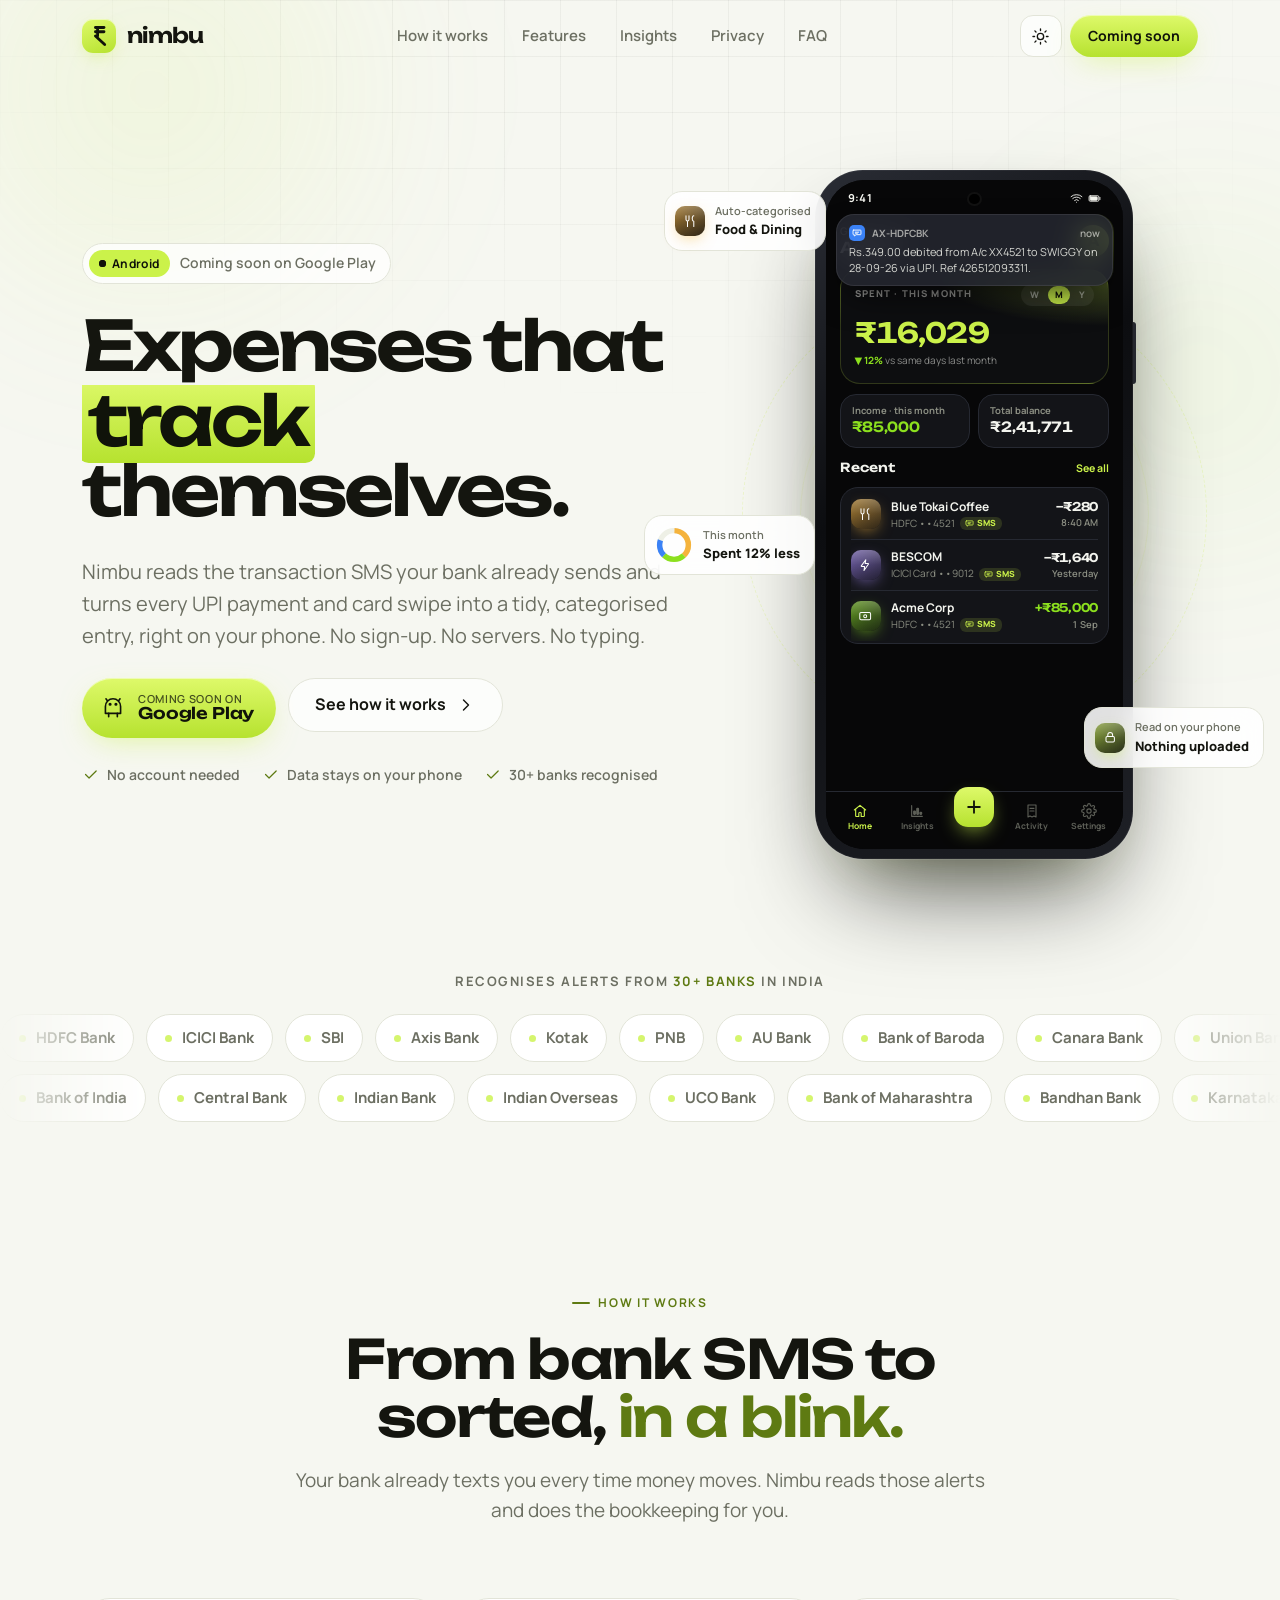
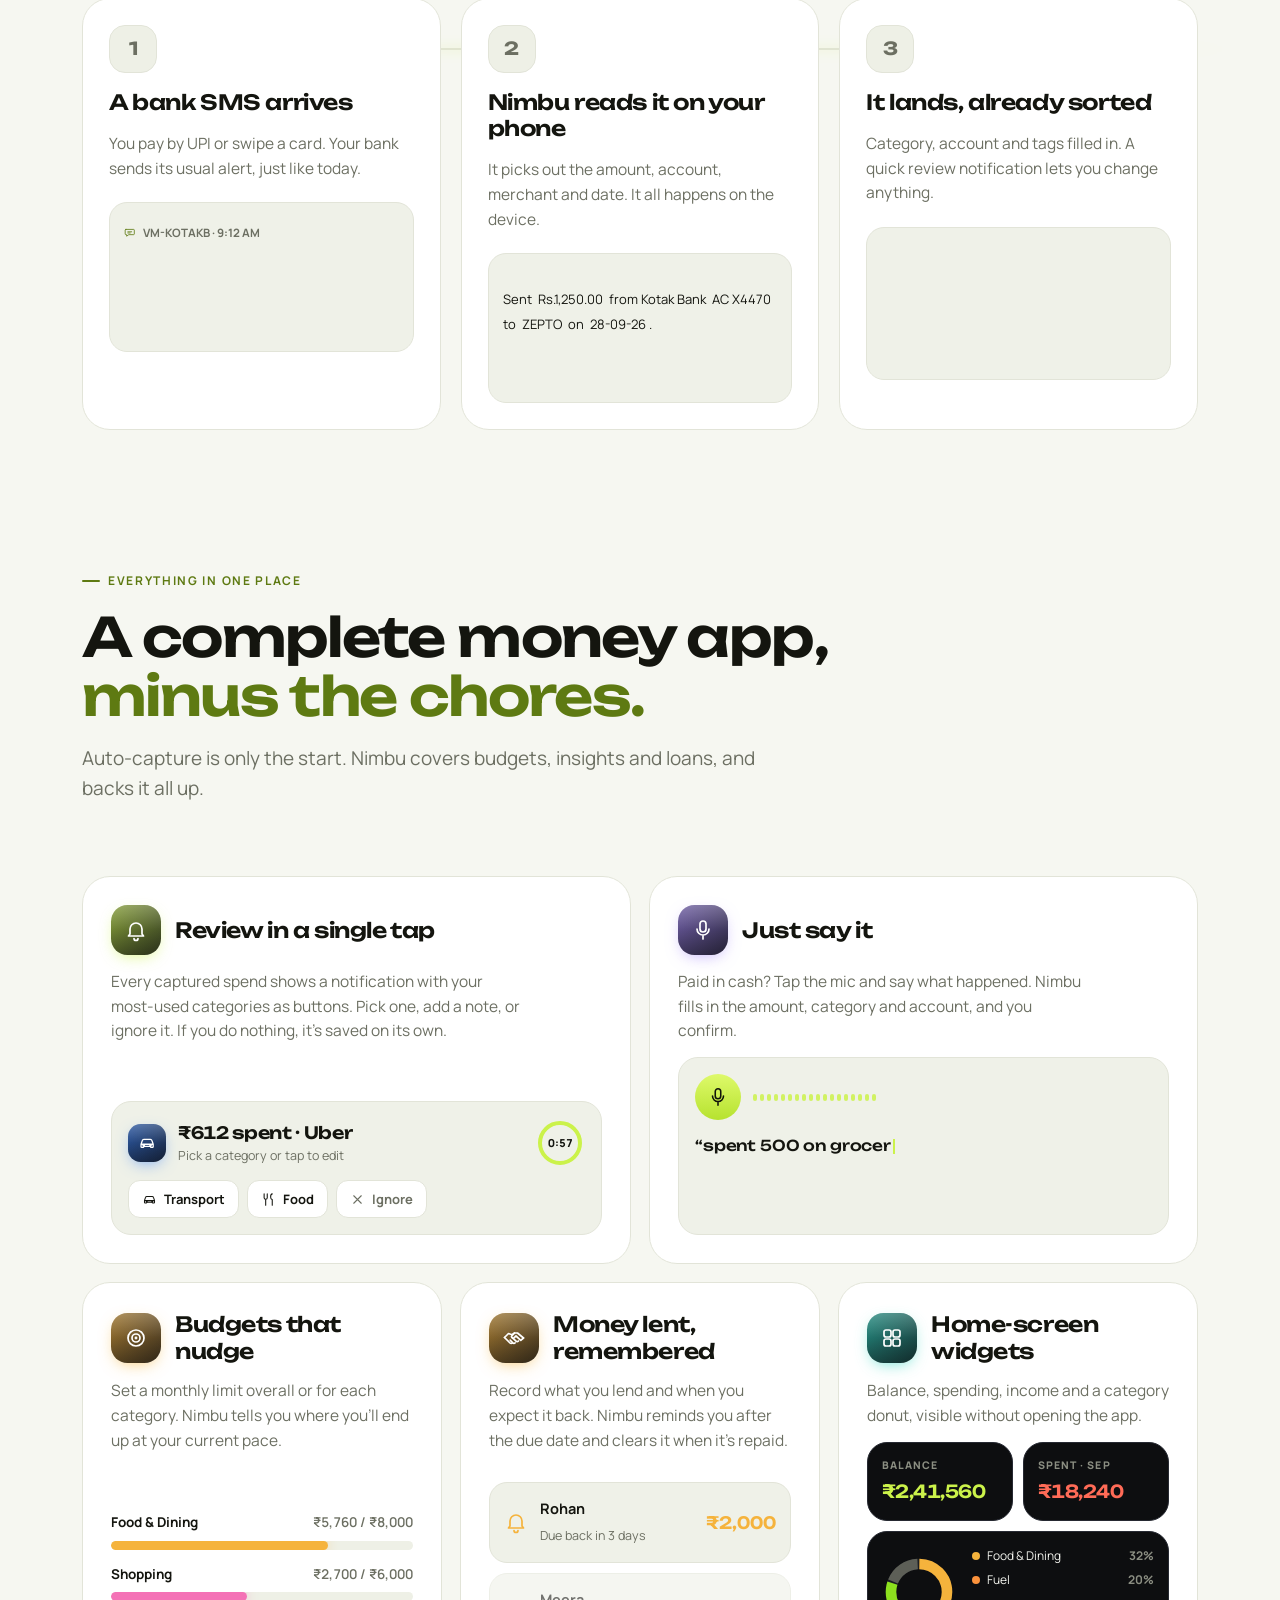
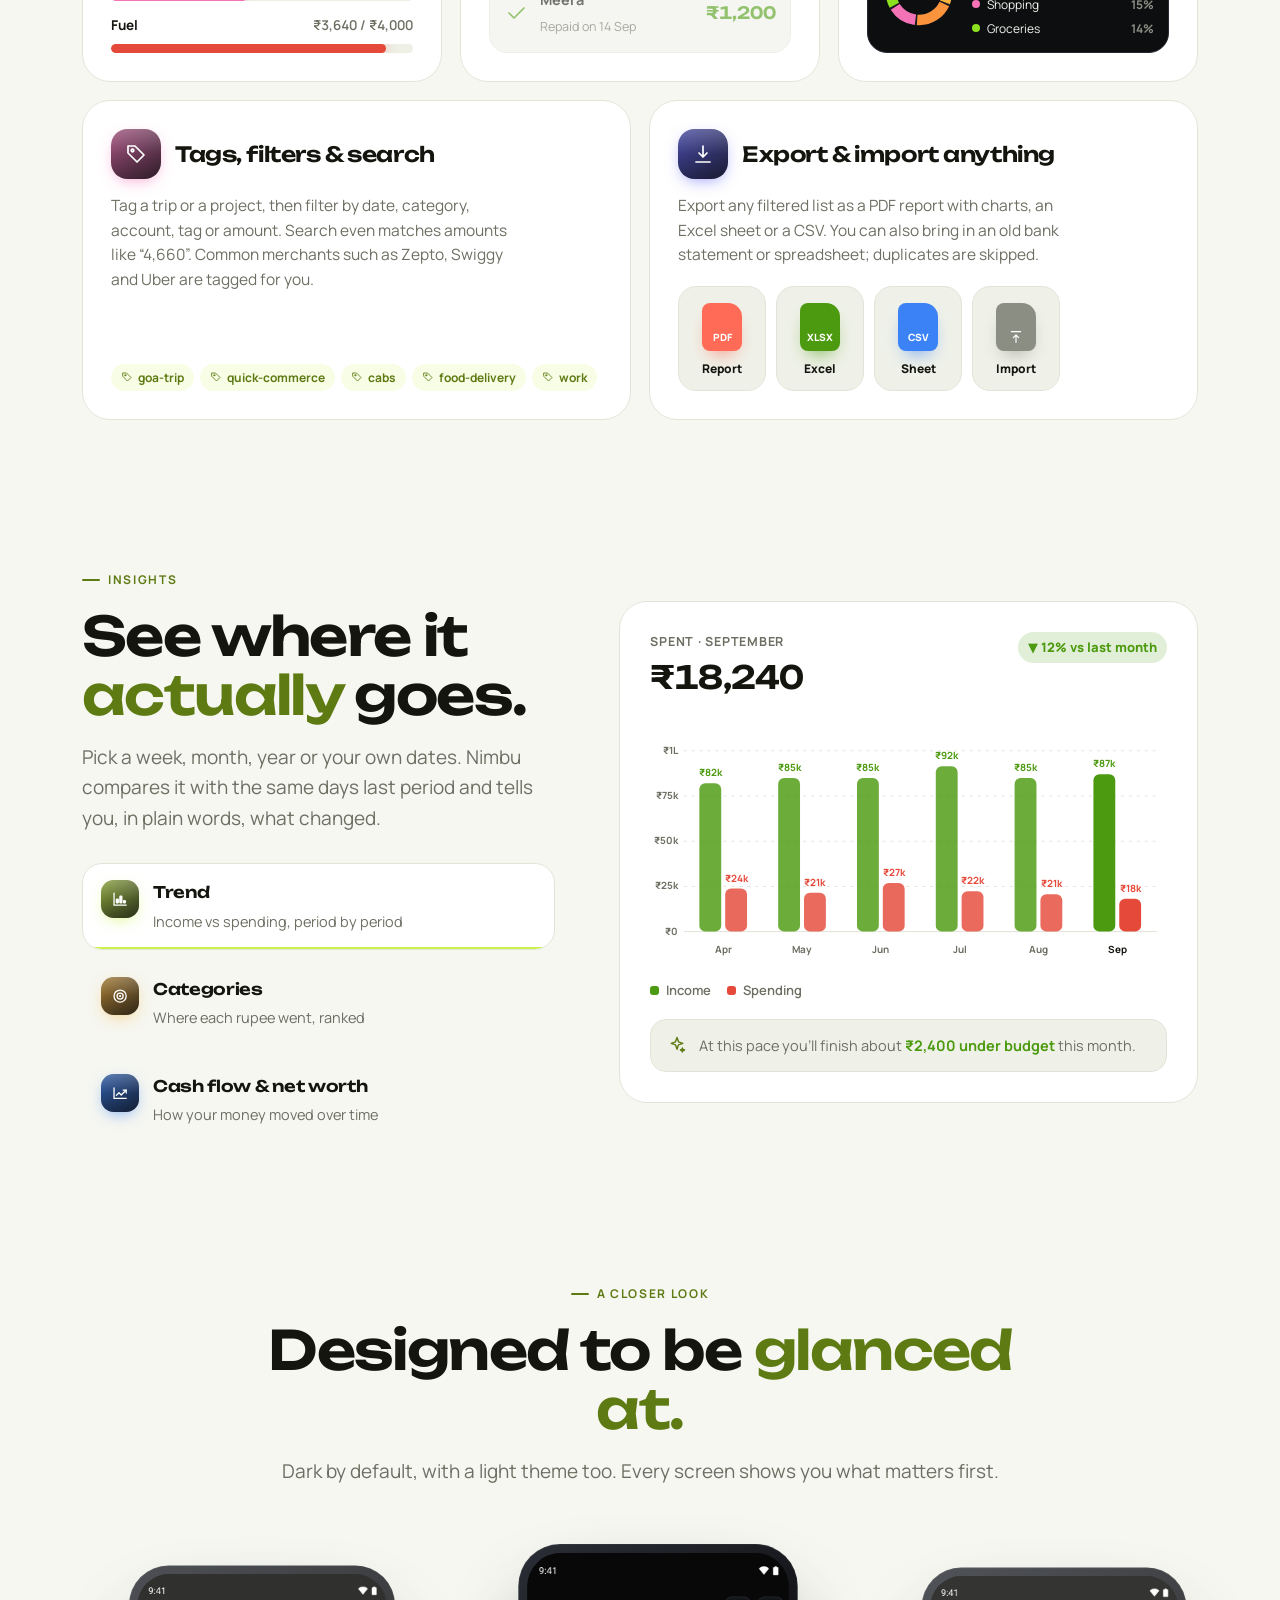
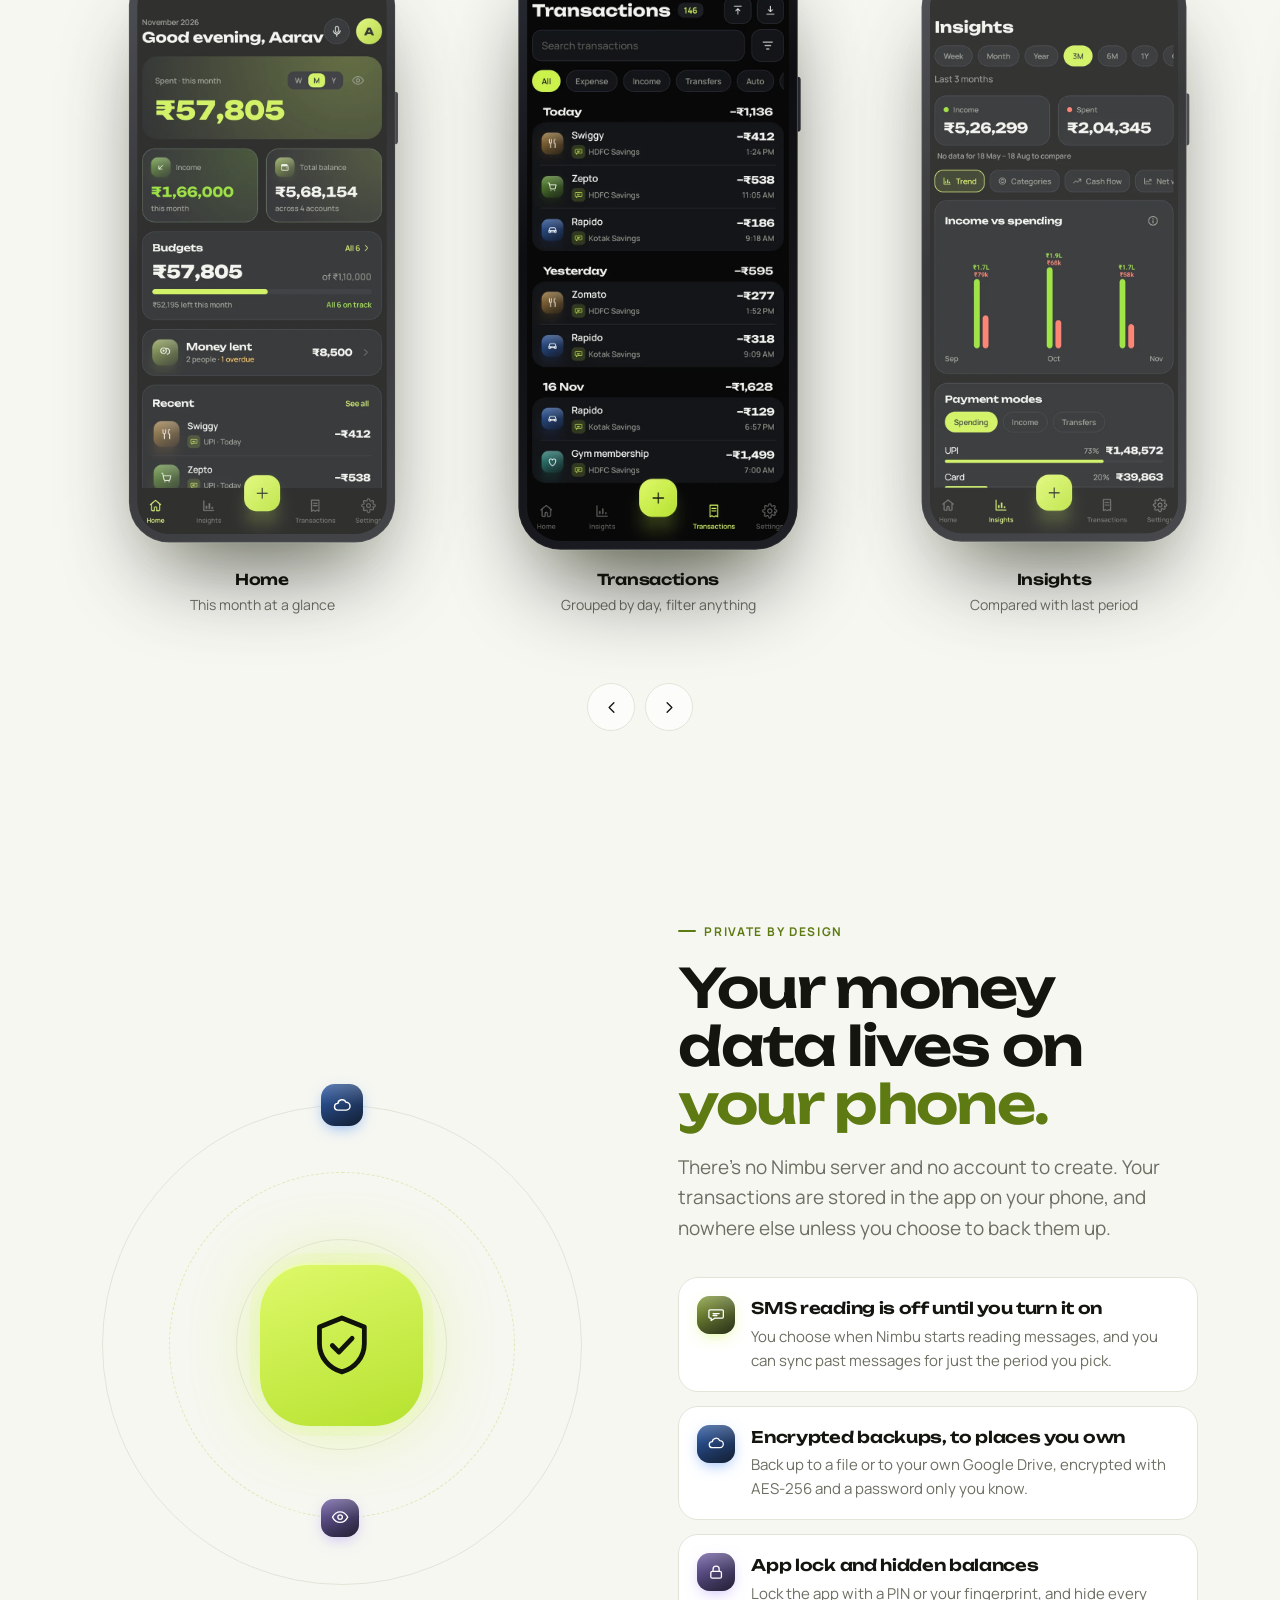
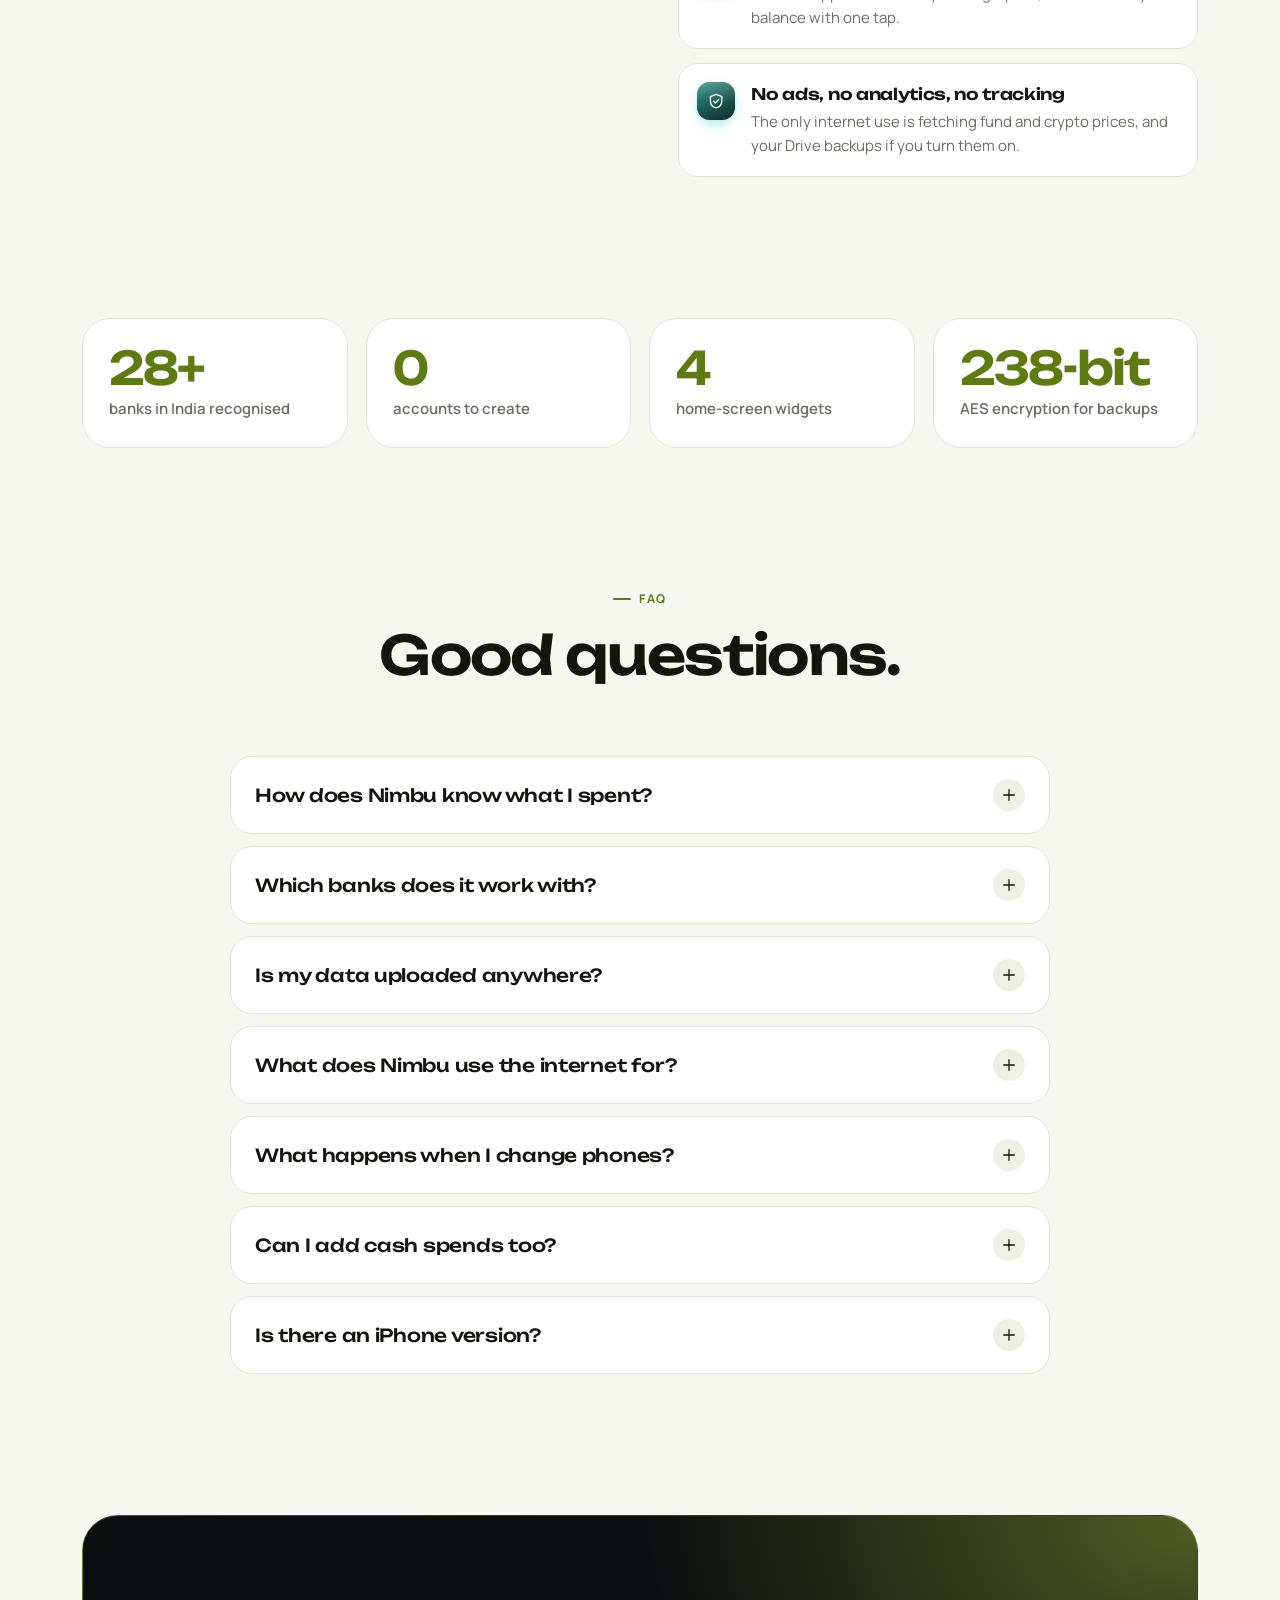
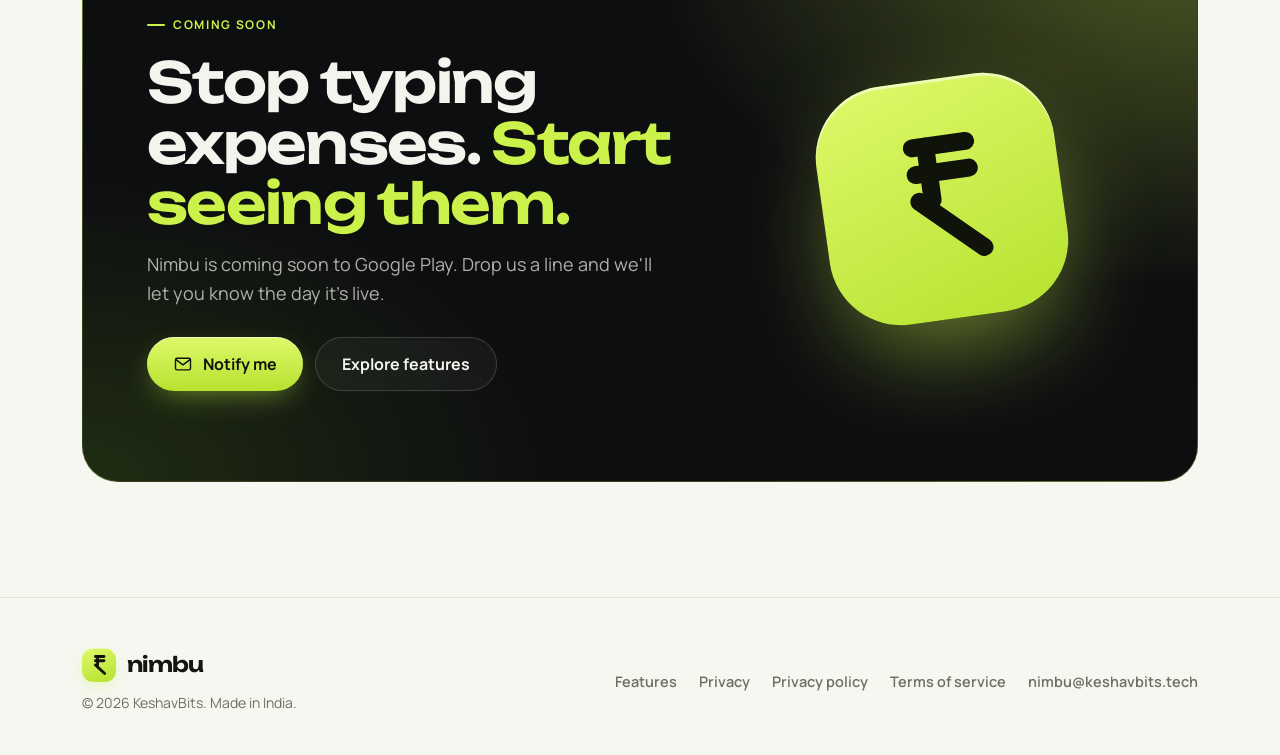
<file: index.html>
<!doctype html>
<html lang="en">
<head>
  <meta charset="utf-8">
  <meta name="viewport" content="width=device-width, initial-scale=1, viewport-fit=cover">
  <title>Nimbu — Expenses that track themselves</title>
  <meta name="description" content="Nimbu turns the transaction SMS your bank already sends into a tidy, categorised expense tracker — on your phone, with no account and no servers. Budgets, insights, lending and more.">
  <meta name="theme-color" content="#070708" media="(prefers-color-scheme: dark)">
  <meta name="theme-color" content="#f6f7f1" media="(prefers-color-scheme: light)">
  <link rel="canonical" href="https://nimbu.keshavbits.tech/">
  <link rel="icon" href="assets/img/favicon.svg" type="image/svg+xml">
  <link rel="apple-touch-icon" href="assets/img/icon-180.png">
  <meta property="og:type" content="website">
  <meta property="og:site_name" content="Nimbu">
  <meta property="og:title" content="Nimbu — Expenses that track themselves">
  <meta property="og:description" content="Your bank SMS, turned into a tidy expense tracker. On your phone. No account, no servers.">
  <meta property="og:url" content="https://nimbu.keshavbits.tech/">
  <meta property="og:image" content="https://nimbu.keshavbits.tech/assets/img/og.png">
  <meta name="twitter:card" content="summary_large_image">
  <link rel="preload" href="assets/fonts/unbounded.woff2" as="font" type="font/woff2" crossorigin>
  <link rel="preload" href="assets/fonts/manrope.woff2" as="font" type="font/woff2" crossorigin>
  <script>try{var t=localStorage.getItem("nimbu-theme");if(t)document.documentElement.dataset.theme=t}catch(e){}</script>
  <link rel="stylesheet" href="assets/css/site.css">
</head>
<body>

<!-- Icon sprite: the app's stroke icon set (24×24, 1.7 stroke, round caps) -->
<svg width="0" height="0" style="position:absolute" aria-hidden="true">
  <defs>
    <symbol id="i-sms" viewBox="0 0 24 24"><path d="M4 5h16a1.5 1.5 0 0 1 1.5 1.5v8A1.5 1.5 0 0 1 20 16H10l-4.5 3.2V16H4a1.5 1.5 0 0 1-1.5-1.5v-8A1.5 1.5 0 0 1 4 5z"/><path d="M8 10h8M8 12.5h5"/></symbol>
    <symbol id="i-bolt" viewBox="0 0 24 24"><path d="M13 3 5.5 13.2a.6.6 0 0 0 .5.95H11l-1 6.8 7.5-10.9a.6.6 0 0 0-.5-.95H12l1-6.1z"/></symbol>
    <symbol id="i-lock" viewBox="0 0 24 24"><rect x="5" y="11" width="14" height="9" rx="2"/><path d="M8 11V8a4 4 0 0 1 8 0v3"/></symbol>
    <symbol id="i-cloud" viewBox="0 0 24 24"><path d="M7 18a4 4 0 0 1 0-8 5 5 0 0 1 9.6-1.3A3.5 3.5 0 0 1 17 18z"/></symbol>
    <symbol id="i-chart" viewBox="0 0 24 24"><path d="M4 20V4M4 20h16"/><rect x="7" y="12" width="2.6" height="5" rx=".8" fill="currentColor"/><rect x="11.7" y="8" width="2.6" height="9" rx=".8" fill="currentColor"/><rect x="16.4" y="14" width="2.6" height="3" rx=".8" fill="currentColor"/></symbol>
    <symbol id="i-target" viewBox="0 0 24 24"><circle cx="12" cy="12" r="8"/><circle cx="12" cy="12" r="4"/><circle cx="12" cy="12" r=".6" fill="currentColor"/></symbol>
    <symbol id="i-invest" viewBox="0 0 24 24"><path d="M4 19V5M4 19h16"/><path d="M7 15l3.5-3.5 3 3L20 8"/><path d="M16 8h4v4"/></symbol>
    <symbol id="i-coins" viewBox="0 0 24 24"><circle cx="8.5" cy="8.5" r="5.5"/><path d="M13.2 4.6A5.5 5.5 0 1 1 15.4 15.3"/><path d="M7 8.5h3M8.5 7v3"/></symbol>
    <symbol id="i-tag" viewBox="0 0 24 24"><path d="M4 4h7l9 9-7 7-9-9z"/><circle cx="8.5" cy="8.5" r="1.3"/></symbol>
    <symbol id="i-mic" viewBox="0 0 24 24"><rect x="9" y="3" width="6" height="11" rx="3"/><path d="M6 11a6 6 0 0 0 12 0M12 17v4"/></symbol>
    <symbol id="i-download" viewBox="0 0 24 24"><path d="M12 4v11M8 11l4 4 4-4M5 20h14"/></symbol>
    <symbol id="i-upload" viewBox="0 0 24 24"><path d="M12 20V9M8 13l4-4 4 4M5 4h14"/></symbol>
    <symbol id="i-eye" viewBox="0 0 24 24"><path d="M2 12s3.5-7 10-7 10 7 10 7-3.5 7-10 7S2 12 2 12z"/><circle cx="12" cy="12" r="3"/></symbol>
    <symbol id="i-check" viewBox="0 0 24 24"><path d="M5 12l5 5L20 7"/></symbol>
    <symbol id="i-food" viewBox="0 0 24 24"><path d="M5 3v6a2.5 2.5 0 0 0 5 0V3M7.5 11.5V21M18 3c-1.6 0-2.6 2-2.6 5s1 4 2.6 4.2V21"/></symbol>
    <symbol id="i-cart" viewBox="0 0 24 24"><path d="M2.5 3.5h2l2.6 12.2a1.6 1.6 0 0 0 1.57 1.3h8.1a1.6 1.6 0 0 0 1.55-1.24L19.9 8H5.4"/><circle cx="8.5" cy="20" r="1.1" fill="currentColor"/><circle cx="17" cy="20" r="1.1" fill="currentColor"/></symbol>
    <symbol id="i-car" viewBox="0 0 24 24"><path d="M4 13.5 5.7 8.6A2 2 0 0 1 7.6 7.2h8.8a2 2 0 0 1 1.9 1.4L20 13.5M4 13.5h16v3.2a1 1 0 0 1-1 1h-1.6a1 1 0 0 1-1-1v-.5H7.6v.5a1 1 0 0 1-1 1H5a1 1 0 0 1-1-1z"/><circle cx="7.5" cy="15" r=".9"/><circle cx="16.5" cy="15" r=".9"/></symbol>
    <symbol id="i-bag" viewBox="0 0 24 24"><path d="M6.5 8h11l-.9 11.2a1 1 0 0 1-1 .8H8.4a1 1 0 0 1-1-.8L6.5 8z"/><path d="M9.2 8V6.4a2.8 2.8 0 0 1 5.6 0V8"/></symbol>
    <symbol id="i-film" viewBox="0 0 24 24"><rect x="4" y="5" width="16" height="14" rx="2"/><path d="M4 9h16M9 5v14M15 5v14"/></symbol>
    <symbol id="i-salary" viewBox="0 0 24 24"><rect x="3" y="6" width="18" height="12" rx="2"/><circle cx="12" cy="12" r="2.5"/></symbol>
    <symbol id="i-health" viewBox="0 0 24 24"><path d="M12 21s-7-4.3-7-9.3A3.7 3.7 0 0 1 12 8a3.7 3.7 0 0 1 7 3.7C19 16.7 12 21 12 21z"/></symbol>
    <symbol id="i-home" viewBox="0 0 24 24"><path d="M3.5 10.5 12 3.5l8.5 7M5.5 9.3V19a1.3 1.3 0 0 0 1.3 1.3h3.4v-4.6a1.8 1.8 0 0 1 3.6 0v4.6h3.4A1.3 1.3 0 0 0 18.5 19V9.3"/></symbol>
    <symbol id="i-fuel" viewBox="0 0 24 24"><path d="M5 20.5V6a2 2 0 0 1 2-2h3a2 2 0 0 1 2 2v14.5"/><path d="M3.5 20.5h11"/><rect x="6.5" y="6.5" width="4" height="3" rx=".6"/><path d="M14 8l2.6 2.6V16a1.4 1.4 0 0 0 2.8 0V9.5L16.6 7"/></symbol>
    <symbol id="i-transfer" viewBox="0 0 24 24"><path d="M3 9h14M14 6l3 3-3 3"/><path d="M21 15H7M10 12l-3 3 3 3"/></symbol>
    <symbol id="i-wallet" viewBox="0 0 24 24"><path d="M3.5 7.5A2 2 0 0 1 5.5 5.5h11a1.5 1.5 0 0 1 1.5 1.5H5.5a1 1 0 0 0 0 2H19a1.5 1.5 0 0 1 1.5 1.5v6A2 2 0 0 1 18.5 19.5h-13A2 2 0 0 1 3.5 17.5z"/><circle cx="16.5" cy="13.5" r="1.1" fill="currentColor"/></symbol>
    <symbol id="i-clock" viewBox="0 0 24 24"><circle cx="12" cy="12" r="8.5"/><path d="M12 7v5l3.5 2"/></symbol>
    <symbol id="i-plus" viewBox="0 0 24 24"><path d="M12 5v14M5 12h14"/></symbol>
    <symbol id="i-chev" viewBox="0 0 24 24"><path d="M9 6l6 6-6 6"/></symbol>
    <symbol id="i-x" viewBox="0 0 24 24"><path d="M6 6l12 12M18 6L6 18"/></symbol>
    <symbol id="i-moon" viewBox="0 0 24 24"><path d="M20 14A8 8 0 1 1 10 4a6 6 0 0 0 10 10z"/></symbol>
    <symbol id="i-sun" viewBox="0 0 24 24"><circle cx="12" cy="12" r="4"/><path d="M12 2.5v2M12 19.5v2M4.9 4.9l1.4 1.4M17.7 17.7l1.4 1.4M2.5 12h2M19.5 12h2M4.9 19.1l1.4-1.4M17.7 6.3l1.4-1.4"/></symbol>
    <symbol id="i-menu" viewBox="0 0 24 24"><path d="M4 7h16M4 12h16M4 17h10"/></symbol>
    <symbol id="i-bell" viewBox="0 0 24 24"><path d="M6 16v-5a6 6 0 0 1 12 0v5l1.5 2h-15z"/><path d="M10 20.5a2 2 0 0 0 4 0"/></symbol>
    <symbol id="i-shield" viewBox="0 0 24 24"><path d="M12 3l7.5 3v5.5c0 4.6-3.2 8.4-7.5 9.5-4.3-1.1-7.5-4.9-7.5-9.5V6z"/><path d="M8.8 12.2l2.2 2.2 4.4-4.6"/></symbol>
    <symbol id="i-hand" viewBox="0 0 24 24"><path d="M2.5 11.5 6.5 7.5l3.5 1.2L12.5 7h3l6 5"/><path d="M2.5 11.5 8 17a1.6 1.6 0 0 0 2.3 0"/><path d="M8.2 14.2l2.6 2.6a1.6 1.6 0 0 0 2.3 0"/><path d="M10.6 11.8l3.4 3.4a1.6 1.6 0 0 0 2.3 0l.2-.2"/><path d="M12.5 7 9.8 9.8a1.5 1.5 0 0 0 2.1 2.1L14 10l4.8 4.3 2.7-2.3"/></symbol>
    <symbol id="i-grid" viewBox="0 0 24 24"><rect x="4" y="4" width="7" height="7" rx="2"/><rect x="13" y="4" width="7" height="7" rx="2"/><rect x="4" y="13" width="7" height="7" rx="2"/><rect x="13" y="13" width="7" height="7" rx="2"/></symbol>
    <symbol id="i-sparkle" viewBox="0 0 24 24"><path d="M12 3l1.8 5.2L19 10l-5.2 1.8L12 17l-1.8-5.2L5 10l5.2-1.8z"/><path d="M18.5 15.5l.7 1.8 1.8.7-1.8.7-.7 1.8-.7-1.8-1.8-.7 1.8-.7z"/></symbol>
    <symbol id="i-gear" viewBox="0 0 24 24"><circle cx="12" cy="12" r="3.2"/><path d="M19.4 13.5a1.7 1.7 0 0 0 .34 1.87l.06.06a2 2 0 1 1-2.83 2.83l-.06-.06a1.7 1.7 0 0 0-1.87-.34 1.7 1.7 0 0 0-1.03 1.56V21a2 2 0 0 1-4 0v-.1A1.7 1.7 0 0 0 8.9 19.3a1.7 1.7 0 0 0-1.87.34l-.06.06a2 2 0 1 1-2.83-2.83l.06-.06a1.7 1.7 0 0 0 .34-1.87 1.7 1.7 0 0 0-1.56-1.03H3a2 2 0 0 1 0-4h.1A1.7 1.7 0 0 0 4.7 8.9a1.7 1.7 0 0 0-.34-1.87l-.06-.06a2 2 0 1 1 2.83-2.83l.06.06a1.7 1.7 0 0 0 1.87.34H9a1.7 1.7 0 0 0 1-1.56V3a2 2 0 0 1 4 0v.1a1.7 1.7 0 0 0 1 1.56 1.7 1.7 0 0 0 1.87-.34l.06-.06a2 2 0 1 1 2.83 2.83l-.06.06a1.7 1.7 0 0 0-.34 1.87V9a1.7 1.7 0 0 0 1.56 1H21a2 2 0 0 1 0 4h-.1a1.7 1.7 0 0 0-1.5 1z"/></symbol>
    <symbol id="i-wifi" viewBox="0 0 24 24"><path d="M2 8.5a15 15 0 0 1 20 0M5 12a10 10 0 0 1 14 0M8.5 15.5a5 5 0 0 1 7 0M12 19h.01"/></symbol>
    <symbol id="i-battery" viewBox="0 0 24 24"><rect x="2" y="7" width="18" height="10" rx="2"/><path d="M22 10v4"/><rect x="4" y="9" width="13" height="6" rx="1" fill="currentColor"/></symbol>
    <symbol id="i-receipt" viewBox="0 0 24 24"><path d="M6 3h12v18l-3-1.6L12 21l-3-1.6L6 21z"/><path d="M9 8h6M9 12h6"/></symbol>
    <symbol id="i-mail" viewBox="0 0 24 24"><rect x="3" y="5" width="18" height="14" rx="2"/><path d="M4 7l8 6 8-6"/></symbol>
    <symbol id="i-android" viewBox="0 0 24 24"><path d="M5 10.5a7 7 0 0 1 14 0V17H5z"/><path d="M7 5.5 5.5 3.5M17 5.5l1.5-2"/><circle cx="9.3" cy="8.5" r=".7" fill="currentColor"/><circle cx="14.7" cy="8.5" r=".7" fill="currentColor"/><path d="M8 17v3M16 17v3"/></symbol>
    <symbol id="i-rupee" viewBox="31 25 46 62"><g stroke-width="8"><path d="M44 32h24"/><path d="M44 44h24"/><path d="M50 32v24"/><path d="M44 56l26 24"/></g></symbol>
  </defs>
</svg>

<div class="backdrop" aria-hidden="true"><div class="blob b1"></div><div class="blob b2"></div></div>

<!-- ─────────────────────────── Nav ─────────────────────────── -->
<header class="nav" id="nav">
  <div class="wrap nav-inner">
    <a href="#top" class="brand" aria-label="Nimbu home">
      <span class="brand-mark"><svg class="icon" style="color:#10130a"><use href="#i-rupee"/></svg></span>
      nimbu
    </a>
    <nav class="nav-links" aria-label="Primary">
      <a href="#how">How it works</a>
      <a href="#features">Features</a>
      <a href="#insights">Insights</a>
      <a href="#privacy">Privacy</a>
      <a href="#faq">FAQ</a>
    </nav>
    <div class="nav-actions">
      <button class="icon-btn theme-toggle" id="themeToggle" aria-label="Switch colour theme">
        <svg class="icon i-moon"><use href="#i-moon"/></svg>
        <svg class="icon i-sun"><use href="#i-sun"/></svg>
      </button>
      <a href="#get" class="btn btn-primary nav-cta">Coming soon</a>
      <button class="icon-btn menu-btn" id="menuBtn" aria-label="Open menu" aria-expanded="false" aria-controls="mobileMenu">
        <svg class="icon"><use href="#i-menu"/></svg>
      </button>
    </div>
  </div>
</header>
<nav class="mobile-menu" id="mobileMenu" aria-label="Mobile">
  <a href="#how">How it works</a>
  <a href="#features">Features</a>
  <a href="#insights">Insights</a>
  <a href="#privacy">Privacy</a>
  <a href="#faq">FAQ</a>
</nav>

<main id="top">

<!-- ─────────────────────────── Hero ─────────────────────────── -->
<section class="hero">
  <div class="wrap hero-grid">
    <div class="hero-copy">
      <span class="pill fade-up"><b><i class="pulse-dot"></i>Android</b> Coming soon on Google Play</span>
      <h1>
        <span class="line"><span>Expenses that</span></span>
        <span class="line"><span><span class="hl">track</span> themselves.</span></span>
      </h1>
      <p class="lede fade-up d1">Nimbu reads the transaction SMS your bank already sends and turns every UPI payment and card swipe into a tidy, categorised entry, right on your phone. No sign-up. No servers. No typing.</p>
      <div class="hero-ctas fade-up d2">
        <a href="#get" class="btn btn-primary play-badge">
          <svg class="icon"><use href="#i-android"/></svg>
          <span class="pb-text"><span class="pb-small">Coming soon on</span><span class="pb-big">Google Play</span></span>
        </a>
        <a href="#how" class="btn btn-ghost">See how it works <svg class="icon"><use href="#i-chev"/></svg></a>
      </div>
      <div class="trust fade-up d3">
        <span><svg class="icon"><use href="#i-check"/></svg>No account needed</span>
        <span><svg class="icon"><use href="#i-check"/></svg>Data stays on your phone</span>
        <span><svg class="icon"><use href="#i-check"/></svg>30+ banks recognised</span>
      </div>
    </div>

    <div class="stage" id="stage">
      <div class="stage-glow" aria-hidden="true"></div>
      <div class="ring r1" aria-hidden="true"></div>
      <div class="ring r2" aria-hidden="true"></div>

      <div class="float f1" data-depth="18" aria-hidden="true"><div class="float-inner">
        <span class="tile sm" style="--t:var(--amber)"><svg class="icon"><use href="#i-food"/></svg></span>
        <div><small>Auto-categorised</small><b>Food &amp; Dining</b></div>
      </div></div>
      <div class="float f2" data-depth="-24" aria-hidden="true"><div class="float-inner">
        <span class="tile sm" style="--t:var(--lime)"><svg class="icon"><use href="#i-lock"/></svg></span>
        <div><small>Read on your phone</small><b>Nothing uploaded</b></div>
      </div></div>
      <div class="float f3" data-depth="14" aria-hidden="true"><div class="float-inner">
        <svg class="mini-donut" viewBox="0 0 42 42"><circle cx="21" cy="21" r="15.9" fill="none" stroke="var(--surface-2)" stroke-width="6"/><circle cx="21" cy="21" r="15.9" fill="none" stroke="#f5b33c" stroke-width="6" stroke-dasharray="38 62" stroke-dashoffset="25"/><circle cx="21" cy="21" r="15.9" fill="none" stroke="#8ce01e" stroke-width="6" stroke-dasharray="24 76" stroke-dashoffset="-13"/><circle cx="21" cy="21" r="15.9" fill="none" stroke="#3b82f6" stroke-width="6" stroke-dasharray="18 82" stroke-dashoffset="-37"/></svg>
        <div><small>This month</small><b>Spent 12% less</b></div>
      </div></div>

      <div class="phone hero-phone" id="heroPhone" role="img" aria-label="Nimbu app: a bank SMS arrives and becomes a categorised transaction">
        <div class="screen">
          <i class="cam" aria-hidden="true"></i>
          <div class="app" aria-hidden="true">
            <div class="app-status"><span class="num">9:41</span><span class="sb-icons"><svg class="icon"><use href="#i-wifi"/></svg><svg class="icon"><use href="#i-battery"/></svg></span></div>

            <div class="notif" id="notif">
              <i class="scan-line"></i>
              <div class="notif-head"><span class="notif-app"><svg class="icon"><use href="#i-sms"/></svg></span><span id="nSender">Messages</span><time>now</time></div>
              <div class="body" id="nBody"></div>
            </div>

            <div class="app-head">
              <div><small>Good morning</small><strong>Aarav</strong></div>
              <span class="app-avatar">A</span>
            </div>
            <div class="app-hero">
              <div class="ah-top"><span class="ah-label">SPENT · THIS MONTH</span><span class="app-seg"><span>W</span><span class="on">M</span><span>Y</span></span></div>
              <div class="ah-amt num" id="aSpent">₹18,240</div>
              <div class="ah-sub"><b>▼ 12%</b> vs same days last month</div>
            </div>
            <div class="app-tiles">
              <div class="app-tile inc"><small>Income · this month</small><strong class="num" id="aIncome">₹85,000</strong></div>
              <div class="app-tile"><small>Total balance</small><strong class="num" id="aBalance">₹2,41,560</strong></div>
            </div>
            <div class="app-section"><b>Recent</b><span>See all</span></div>
            <div class="app-list" id="aList"></div>
            <div class="app-nav">
              <span class="on"><svg class="icon"><use href="#i-home"/></svg>Home</span>
              <span><svg class="icon"><use href="#i-chart"/></svg>Insights</span>
              <span class="fab"><svg class="icon"><use href="#i-plus"/></svg></span>
              <span><svg class="icon"><use href="#i-receipt"/></svg>Activity</span>
              <span><svg class="icon"><use href="#i-gear"/></svg>Settings</span>
            </div>
          </div>
        </div>
      </div>
    </div>
  </div>
</section>

<!-- ─────────────────────────── Banks ─────────────────────────── -->
<section class="banks" aria-label="Supported banks">
  <p class="banks-label">Recognises alerts from <b>30+ banks</b> in India</p>
  <div class="marquee" data-banks="HDFC Bank|ICICI Bank|SBI|Axis Bank|Kotak|PNB|AU Bank|Bank of Baroda|Canara Bank|Union Bank|IDFC First|Yes Bank|IndusInd|Federal Bank|RBL Bank|IDBI Bank"><div class="marquee-track"></div></div>
  <div class="marquee rev" data-banks="Bank of India|Central Bank|Indian Bank|Indian Overseas|UCO Bank|Bank of Maharashtra|Bandhan Bank|Karnataka Bank|Karur Vysya|South Indian Bank|Citi|HSBC|Standard Chartered|American Express|DBS Bank|Paytm Bank"><div class="marquee-track"></div></div>
</section>

<!-- ─────────────────────────── How it works ─────────────────────────── -->
<section class="section" id="how">
  <div class="wrap">
    <div class="section-head center reveal">
      <span class="eyebrow">How it works</span>
      <h2>From bank SMS to sorted, <span class="accent">in a blink.</span></h2>
      <p class="lede">Your bank already texts you every time money moves. Nimbu reads those alerts and does the bookkeeping for you.</p>
    </div>

    <div class="steps" id="steps">
      <div class="steps-line" aria-hidden="true"><svg viewBox="0 0 100 2" preserveAspectRatio="none"><line class="base" x1="0" y1="1" x2="100" y2="1" vector-effect="non-scaling-stroke" stroke-width="2"/><line class="prog" x1="0" y1="1" x2="100" y2="1" pathLength="1" vector-effect="non-scaling-stroke" stroke-width="2"/></svg></div>

      <article class="card step reveal" style="--delay:.0s">
        <span class="step-num">1</span>
        <h3>A bank SMS arrives</h3>
        <p>You pay by UPI or swipe a card. Your bank sends its usual alert, just like today.</p>
        <div class="step-visual">
          <div class="sms-from"><svg class="icon"><use href="#i-sms"/></svg>VM-KOTAKB · 9:12 AM</div>
          <div class="sms-bubble pop" style="--pd:.2s">Sent Rs.1,250.00 from Kotak Bank AC X4470 to ZEPTO on 28-09-26. UPI Ref 426598114420.</div>
        </div>
      </article>

      <article class="card step reveal" style="--delay:.12s">
        <span class="step-num">2</span>
        <h3>Nimbu reads it on your phone</h3>
        <p>It picks out the amount, account, merchant and date. It all happens on the device.</p>
        <div class="step-visual">
          <div class="parse-text">Sent <mark class="m1">Rs.1,250.00</mark> from Kotak Bank <mark class="m2">AC X4470</mark> to <mark class="m3">ZEPTO</mark> on <mark class="m4">28-09-26</mark>.</div>
          <div class="parse-legend pop" style="--pd:1.4s"><span>Amount</span><span>Account</span><span>Merchant</span><span>Date</span></div>
        </div>
      </article>

      <article class="card step reveal" style="--delay:.24s">
        <span class="step-num">3</span>
        <h3>It lands, already sorted</h3>
        <p>Category, account and tags filled in. A quick review notification lets you change anything.</p>
        <div class="step-visual">
          <div class="result-row pop" style="--pd:.3s">
            <span class="tile" style="--t:var(--green)"><svg class="icon"><use href="#i-cart"/></svg></span>
            <div class="meta"><b>Zepto</b><small>Groceries · Kotak ••4470</small></div>
            <span class="amt num">−₹1,250</span>
          </div>
          <div class="tagrow pop" style="--pd:.6s"><span class="tagpill"><svg class="icon"><use href="#i-tag"/></svg>quick-commerce</span><span class="tagpill"><svg class="icon"><use href="#i-tag"/></svg>zepto</span></div>
        </div>
      </article>
    </div>
  </div>
</section>

<!-- ─────────────────────────── Features ─────────────────────────── -->
<section class="section" id="features" style="padding-top:0">
  <div class="wrap">
    <div class="section-head reveal">
      <span class="eyebrow">Everything in one place</span>
      <h2>A complete money app, <span class="accent">minus the chores.</span></h2>
      <p class="lede">Auto-capture is only the start. Nimbu covers budgets, insights and loans, and backs it all up.</p>
    </div>

    <div class="bento">
      <!-- Review -->
      <article class="card feat w3 reveal">
        <div class="feat-head"><span class="tile lg" style="--t:var(--lime)"><svg class="icon"><use href="#i-bell"/></svg></span><h3>Review in a single tap</h3></div>
        <p>Every captured spend shows a notification with your most-used categories as buttons. Pick one, add a note, or ignore it. If you do nothing, it's saved on its own.</p>
        <div class="feat-visual">
          <div class="rv-card" id="review">
            <div class="rv-top">
              <span class="tile" style="--t:var(--blue)"><svg class="icon"><use href="#i-car"/></svg></span>
              <div class="meta"><b class="num">₹612 spent · Uber</b><small>Pick a category or tap to edit</small></div>
              <div class="countdown run"><svg viewBox="0 0 50 50"><circle class="track" cx="25" cy="25" r="20"/><circle class="bar" cx="25" cy="25" r="20"/></svg><span class="num" id="rvSec">0:60</span></div>
            </div>
            <div class="rv-actions" id="rvActions">
              <span class="chipbtn" data-k="0"><svg class="icon"><use href="#i-car"/></svg>Transport</span>
              <span class="chipbtn" data-k="1"><svg class="icon"><use href="#i-food"/></svg>Food</span>
              <span class="chipbtn ghost"><svg class="icon"><use href="#i-x"/></svg>Ignore</span>
            </div>
          </div>
        </div>
      </article>

      <!-- Voice -->
      <article class="card feat w3 reveal" style="--delay:.08s">
        <div class="feat-head"><span class="tile lg" style="--t:var(--purple)"><svg class="icon"><use href="#i-mic"/></svg></span><h3>Just say it</h3></div>
        <p>Paid in cash? Tap the mic and say what happened. Nimbu fills in the amount, category and account, and you confirm.</p>
        <div class="feat-visual">
          <div class="voice" id="voice">
            <div class="voice-top">
              <span class="mic-btn"><svg class="icon"><use href="#i-mic"/></svg></span>
              <div class="wave" aria-hidden="true"><i style="--i:0"></i><i style="--i:1"></i><i style="--i:2"></i><i style="--i:3"></i><i style="--i:4"></i><i style="--i:5"></i><i style="--i:6"></i><i style="--i:7"></i><i style="--i:8"></i><i style="--i:9"></i><i style="--i:10"></i><i style="--i:11"></i><i style="--i:12"></i><i style="--i:13"></i><i style="--i:14"></i><i style="--i:15"></i><i style="--i:16"></i><i style="--i:17"></i></div>
            </div>
            <div class="voice-text" id="voiceText">“spent 500 on groceries, paid via GPay”<span class="caret"></span></div>
            <div class="voice-out" id="voiceOut"><span class="on"><em>Amount</em>₹500</span><span class="on"><em>Category</em>Groceries</span><span class="on"><em>Account</em>GPay wallet</span></div>
          </div>
        </div>
      </article>

      <!-- Budgets -->
      <article class="card feat w2 reveal">
        <div class="feat-head"><span class="tile lg" style="--t:var(--amber)"><svg class="icon"><use href="#i-target"/></svg></span><h3>Budgets that nudge</h3></div>
        <p>Set a monthly limit overall or for each category. Nimbu tells you where you'll end up at your current pace.</p>
        <div class="feat-visual bud">
          <div class="bud-row"><div class="top"><span>Food &amp; Dining</span><span class="num">₹5,760 / ₹8,000</span></div><div class="track"><i style="--w:72%;--c:var(--amber)"></i></div></div>
          <div class="bud-row"><div class="top"><span>Shopping</span><span class="num">₹2,700 / ₹6,000</span></div><div class="track"><i style="--w:45%;--c:var(--pink);--delay:.15s"></i></div></div>
          <div class="bud-row"><div class="top"><span>Fuel</span><span class="num">₹3,640 / ₹4,000</span></div><div class="track"><i style="--w:91%;--c:var(--expense);--delay:.3s"></i></div></div>
        </div>
      </article>

      <!-- Lending -->
      <article class="card feat w2 reveal" style="--delay:.08s">
        <div class="feat-head"><span class="tile lg" style="--t:var(--amber)"><svg class="icon"><use href="#i-hand"/></svg></span><h3>Money lent, remembered</h3></div>
        <p>Record what you lend and when you expect it back. Nimbu reminds you after the due date and clears it when it's repaid.</p>
        <div class="feat-visual lend">
          <div class="lend-card"><svg class="icon bell" style="font-size:24px"><use href="#i-bell"/></svg><div class="meta"><b>Rohan</b><small>Due back in 3 days</small></div><span class="amt num">₹2,000</span></div>
          <div class="lend-card" style="opacity:.6"><svg class="icon" style="font-size:24px;color:var(--income)"><use href="#i-check"/></svg><div class="meta"><b>Meera</b><small>Repaid on 14 Sep</small></div><span class="amt num" style="color:var(--income)">₹1,200</span></div>
        </div>
      </article>

      <!-- Widgets -->
      <article class="card feat w2 wide-md reveal" style="--delay:.16s">
        <div class="feat-head"><span class="tile lg" style="--t:var(--teal)"><svg class="icon"><use href="#i-grid"/></svg></span><h3>Home-screen widgets</h3></div>
        <p>Balance, spending, income and a category donut, visible without opening the app.</p>
        <div class="feat-visual widgets">
          <div class="wdg lime"><small>BALANCE</small><strong class="num">₹2,41,560</strong></div>
          <div class="wdg red"><small>SPENT · SEP</small><strong class="num">₹18,240</strong></div>
          <div class="wdg cats">
            <svg viewBox="0 0 42 42" aria-hidden="true"><circle cx="21" cy="21" r="15.9" fill="none" stroke="#1b1d23" stroke-width="6"/><circle cx="21" cy="21" r="15.9" fill="none" stroke="#f5b33c" stroke-width="6" stroke-dasharray="31 69" stroke-dashoffset="25"/><circle cx="21" cy="21" r="15.9" fill="none" stroke="#fb923c" stroke-width="6" stroke-dasharray="19 81" stroke-dashoffset="-7"/><circle cx="21" cy="21" r="15.9" fill="none" stroke="#f472b6" stroke-width="6" stroke-dasharray="14 86" stroke-dashoffset="-27"/><circle cx="21" cy="21" r="15.9" fill="none" stroke="#8ce01e" stroke-width="6" stroke-dasharray="13 87" stroke-dashoffset="-42"/><circle cx="21" cy="21" r="15.9" fill="none" stroke="#5d5f57" stroke-width="6" stroke-dasharray="18 82" stroke-dashoffset="-56"/></svg>
            <div class="wdg-legend"><div><i style="--c:#f5b33c"></i>Food &amp; Dining<span>32%</span></div><div><i style="--c:#fb923c"></i>Fuel<span>20%</span></div><div><i style="--c:#f472b6"></i>Shopping<span>15%</span></div><div><i style="--c:#8ce01e"></i>Groceries<span>14%</span></div></div>
          </div>
        </div>
      </article>

      <!-- Tags & search -->
      <article class="card feat w3 reveal">
        <div class="feat-head"><span class="tile lg" style="--t:var(--pink)"><svg class="icon"><use href="#i-tag"/></svg></span><h3>Tags, filters &amp; search</h3></div>
        <p>Tag a trip or a project, then filter by date, category, account, tag or amount. Search even matches amounts like “4,660”. Common merchants such as Zepto, Swiggy and Uber are tagged for you.</p>
        <div class="feat-visual tagrow">
          <span class="tagpill"><svg class="icon"><use href="#i-tag"/></svg>goa-trip</span>
          <span class="tagpill"><svg class="icon"><use href="#i-tag"/></svg>quick-commerce</span>
          <span class="tagpill"><svg class="icon"><use href="#i-tag"/></svg>cabs</span>
          <span class="tagpill"><svg class="icon"><use href="#i-tag"/></svg>food-delivery</span>
          <span class="tagpill"><svg class="icon"><use href="#i-tag"/></svg>work</span>
        </div>
      </article>

      <!-- Export -->
      <article class="card feat w3 reveal" style="--delay:.08s">
        <div class="feat-head"><span class="tile lg" style="--t:var(--indigo)"><svg class="icon"><use href="#i-download"/></svg></span><h3>Export &amp; import anything</h3></div>
        <p>Export any filtered list as a PDF report with charts, an Excel sheet or a CSV. You can also bring in an old bank statement or spreadsheet; duplicates are skipped.</p>
        <div class="feat-visual exports">
          <div class="file"><span class="file-ic" style="--c:#ff6b57">PDF</span>Report</div>
          <div class="file"><span class="file-ic" style="--c:#4c9a0f">XLSX</span>Excel</div>
          <div class="file"><span class="file-ic" style="--c:#3b82f6">CSV</span>Sheet</div>
          <div class="file"><span class="file-ic" style="--c:#8b8e82"><svg class="icon" style="font-size:16px"><use href="#i-upload"/></svg></span>Import</div>
        </div>
      </article>
    </div>
  </div>
</section>

<!-- ─────────────────────────── Insights ─────────────────────────── -->
<section class="section" id="insights" style="padding-top:0">
  <div class="wrap insights">
    <div class="reveal">
      <span class="eyebrow">Insights</span>
      <h2 style="margin-top:18px">See where it <span class="accent">actually</span> goes.</h2>
      <p class="lede" style="margin-top:18px">Pick a week, month, year or your own dates. Nimbu compares it with the same days last period and tells you, in plain words, what changed.</p>
      <div class="tabs" role="tablist" aria-label="Insight charts" id="tabs">
        <button class="tab" role="tab" aria-selected="true" aria-controls="pane-trend" id="tab-trend" data-pane="trend"><span class="tile" style="--t:var(--lime)"><svg class="icon"><use href="#i-chart"/></svg></span><b>Trend</b><span>Income vs spending, period by period</span><i class="prog"></i></button>
        <button class="tab" role="tab" aria-selected="false" aria-controls="pane-cats" id="tab-cats" data-pane="cats" tabindex="-1"><span class="tile" style="--t:var(--amber)"><svg class="icon"><use href="#i-target"/></svg></span><b>Categories</b><span>Where each rupee went, ranked</span><i class="prog"></i></button>
        <button class="tab" role="tab" aria-selected="false" aria-controls="pane-flow" id="tab-flow" data-pane="flow" tabindex="-1"><span class="tile" style="--t:var(--blue)"><svg class="icon"><use href="#i-invest"/></svg></span><b>Cash flow &amp; net worth</b><span>How your money moved over time</span><i class="prog"></i></button>
      </div>
    </div>

    <div class="card chart-card reveal scale" style="--delay:.1s">
      <div class="chart-top">
        <div><small id="cLabel">Spent · September</small><strong class="num" id="cValue">₹18,240</strong></div>
        <span class="delta" id="cDelta">▼ 12% vs last month</span>
      </div>
      <div class="chart-area">
        <div class="chart-pane on" id="pane-trend" role="tabpanel" aria-labelledby="tab-trend">
          <svg id="barsSvg" viewBox="0 0 520 250" aria-label="Bar chart of income and spending from April to September"></svg>
          <div class="legend" style="margin-top:10px"><span><i style="--c:var(--income)"></i>Income</span><span><i style="--c:var(--expense)"></i>Spending</span></div>
        </div>
        <div class="chart-pane" id="pane-cats" role="tabpanel" aria-labelledby="tab-cats">
          <div class="donut-wrap">
            <svg id="donutSvg" viewBox="0 0 200 200" aria-label="Donut chart of September spending by category"></svg>
            <div class="cat-list" id="catList"></div>
          </div>
        </div>
        <div class="chart-pane" id="pane-flow" role="tabpanel" aria-labelledby="tab-flow">
          <svg id="lineSvg" viewBox="0 0 520 250" aria-label="Line chart of net worth from April to September"></svg>
          <div class="legend" style="margin-top:10px"><span><i style="--c:var(--lime)"></i>Net worth, month end</span></div>
        </div>
      </div>
      <div class="note"><svg class="icon"><use href="#i-sparkle"/></svg><span id="cNote">At this pace you'll finish about <b>₹2,400 under budget</b> this month.</span></div>
    </div>
  </div>
</section>

<!-- ─────────────────────────── Screens ─────────────────────────── -->
<section class="section" id="screens" style="padding-top:0;padding-bottom:40px">
  <div class="wrap">
    <div class="section-head center reveal" style="margin-bottom:0">
      <span class="eyebrow">A closer look</span>
      <h2>Designed to be <span class="accent">glanced at.</span></h2>
      <p class="lede">Dark by default, with a light theme too. Every screen shows you what matters first.</p>
    </div>
  </div>
  <div class="gallery-wrap reveal">
    <div class="gallery" id="gallery" tabindex="0" aria-label="App screenshots">
      <figure class="shot"><div class="phone"><div class="screen"><img src="assets/screens/home.webp" alt="Home screen showing money spent this month, income, balance and recent transactions" loading="lazy" width="720" height="1514"></div></div><figcaption><b>Home</b><span>This month at a glance</span></figcaption></figure>
      <figure class="shot"><div class="phone"><div class="screen"><img src="assets/screens/transactions.webp" alt="Transactions list grouped by day with SMS badges" loading="lazy" width="720" height="1514"></div></div><figcaption><b>Transactions</b><span>Grouped by day, filter anything</span></figcaption></figure>
      <figure class="shot"><div class="phone"><div class="screen"><img src="assets/screens/insights-trend.webp" alt="Insights screen with a trend bar chart" loading="lazy" width="720" height="1514"></div></div><figcaption><b>Insights</b><span>Compared with last period</span></figcaption></figure>
      <figure class="shot"><div class="phone"><div class="screen"><img src="assets/screens/insights-categories.webp" alt="Category donut chart with ranked categories" loading="lazy" width="720" height="1514"></div></div><figcaption><b>Categories</b><span>Every category, ranked</span></figcaption></figure>
      <figure class="shot"><div class="phone"><div class="screen"><img src="assets/screens/txn-detail.webp" alt="Transaction detail showing the original bank SMS" loading="lazy" width="720" height="1514"></div></div><figcaption><b>Source SMS</b><span>See exactly where it came from</span></figcaption></figure>
      <figure class="shot"><div class="phone"><div class="screen"><img src="assets/screens/budgets.webp" alt="Budgets screen with category progress bars" loading="lazy" width="720" height="1514"></div></div><figcaption><b>Budgets</b><span>Overall and per category</span></figcaption></figure>
      <figure class="shot"><div class="phone"><div class="screen"><img src="assets/screens/lending.webp" alt="Lending screen listing money lent" loading="lazy" width="720" height="1514"></div></div><figcaption><b>Lending</b><span>Who owes you, and when</span></figcaption></figure>
      <figure class="shot"><div class="phone"><div class="screen"><img src="assets/screens/home-light.webp" alt="Home screen in the light theme" loading="lazy" width="720" height="1514"></div></div><figcaption><b>Light theme</b><span>Same lime, brighter room</span></figcaption></figure>
    </div>
    <div class="gallery-ctrl">
      <button class="icon-btn" id="gPrev" aria-label="Previous screenshot"><svg class="icon back-icon"><use href="#i-chev"/></svg></button>
      <button class="icon-btn" id="gNext" aria-label="Next screenshot"><svg class="icon"><use href="#i-chev"/></svg></button>
    </div>
  </div>
</section>

<!-- ─────────────────────────── Privacy ─────────────────────────── -->
<section class="section" id="privacy">
  <div class="wrap privacy">
    <div class="vault reveal scale" aria-hidden="true">
      <div class="orbit o1"></div><div class="orbit o2"></div><div class="orbit o3"></div>
      <div class="spin"><div class="sat"><span class="tile" style="--t:var(--blue);--s:42px"><svg class="icon"><use href="#i-cloud"/></svg></span></div></div>
      <div class="spin s2"><div class="sat"><span class="tile" style="--t:var(--purple);--s:38px"><svg class="icon"><use href="#i-eye"/></svg></span></div></div>
      <div class="vault-core"><svg class="icon"><use href="#i-shield"/></svg></div>
    </div>
    <div>
      <div class="reveal">
        <span class="eyebrow">Private by design</span>
        <h2 style="margin-top:18px">Your money data lives on <span class="accent">your phone.</span></h2>
        <p class="lede" style="margin-top:18px">There's no Nimbu server and no account to create. Your transactions are stored in the app on your phone, and nowhere else unless you choose to back them up.</p>
      </div>
      <div class="priv-list">
        <div class="card priv reveal"><span class="tile" style="--t:var(--lime)"><svg class="icon"><use href="#i-sms"/></svg></span><b>SMS reading is off until you turn it on</b><span>You choose when Nimbu starts reading messages, and you can sync past messages for just the period you pick.</span></div>
        <div class="card priv reveal" style="--delay:.06s"><span class="tile" style="--t:var(--blue)"><svg class="icon"><use href="#i-cloud"/></svg></span><b>Encrypted backups, to places you own</b><span>Back up to a file or to your own Google Drive, encrypted with AES-256 and a password only you know.</span></div>
        <div class="card priv reveal" style="--delay:.12s"><span class="tile" style="--t:var(--purple)"><svg class="icon"><use href="#i-lock"/></svg></span><b>App lock and hidden balances</b><span>Lock the app with a PIN or your fingerprint, and hide every balance with one tap.</span></div>
        <div class="card priv reveal" style="--delay:.18s"><span class="tile" style="--t:var(--teal)"><svg class="icon"><use href="#i-shield"/></svg></span><b>No ads, no analytics, no tracking</b><span>The only internet use is fetching fund and crypto prices, and your Drive backups if you turn them on.</span></div>
      </div>
    </div>
  </div>
</section>

<!-- ─────────────────────────── Numbers ─────────────────────────── -->
<section class="section" style="padding-top:0">
  <div class="wrap stats">
    <div class="card stat reveal"><strong class="num" data-count="30" data-suffix="+">0</strong><span>banks in India recognised</span></div>
    <div class="card stat reveal" style="--delay:.06s"><strong class="num" data-count="0">0</strong><span>accounts to create</span></div>
    <div class="card stat reveal" style="--delay:.12s"><strong class="num" data-count="4">0</strong><span>home-screen widgets</span></div>
    <div class="card stat reveal" style="--delay:.18s"><strong class="num" data-count="256" data-suffix="-bit">0</strong><span>AES encryption for backups</span></div>
  </div>
</section>

<!-- ─────────────────────────── FAQ ─────────────────────────── -->
<section class="section" id="faq" style="padding-top:0">
  <div class="wrap">
    <div class="section-head center reveal">
      <span class="eyebrow">FAQ</span>
      <h2>Good questions.</h2>
    </div>
    <div class="faq">
      <details class="card qa reveal"><summary>How does Nimbu know what I spent?<span class="pm"><svg class="icon"><use href="#i-plus"/></svg></span></summary><div class="ans"><div><p>Your bank sends an SMS for every UPI payment, card swipe and credit. Once you turn on Auto-capture, Nimbu reads those alerts on your phone and adds each one as a transaction. You can also import past messages for a period you choose; you review everything before it's saved.</p></div></div></details>
      <details class="card qa reveal"><summary>Which banks does it work with?<span class="pm"><svg class="icon"><use href="#i-plus"/></svg></span></summary><div class="ans"><div><p>More than 30 banks in India, including HDFC, ICICI, SBI, Axis, Kotak, PNB, AU, Bank of Baroda, Yes Bank and IndusInd. If a message isn't recognised, paste it into Nimbu once and it learns that format for next time.</p></div></div></details>
      <details class="card qa reveal"><summary>Is my data uploaded anywhere?<span class="pm"><svg class="icon"><use href="#i-plus"/></svg></span></summary><div class="ans"><div><p>No. There's no Nimbu server and no account. Your data stays in the app on your phone. It only leaves if you back it up, either to a file you save or to your own Google Drive, and those backups are encrypted with your password. Read the <a href="privacy/">privacy policy</a> for details.</p></div></div></details>
      <details class="card qa reveal"><summary>What does Nimbu use the internet for?<span class="pm"><svg class="icon"><use href="#i-plus"/></svg></span></summary><div class="ans"><div><p>Two things: Google Drive backups if you turn them on, and Google Play for Pro purchases and app updates. There are no ads and no analytics.</p></div></div></details>
      <details class="card qa reveal"><summary>What happens when I change phones?<span class="pm"><svg class="icon"><use href="#i-plus"/></svg></span></summary><div class="ans"><div><p>Back up to a file or to Google Drive, install Nimbu on the new phone and choose “I have a backup”. Transactions, accounts, budgets, loans, receipts and settings all come back. You'll need your backup password; without it, the backup can't be opened.</p></div></div></details>
      <details class="card qa reveal"><summary>Can I add cash spends too?<span class="pm"><svg class="icon"><use href="#i-plus"/></svg></span></summary><div class="ans"><div><p>Yes. Tap + to add one by hand, use the mic to say it out loud, or import a CSV or Excel file. You can attach a receipt photo or PDF to any transaction.</p></div></div></details>
      <details class="card qa reveal"><summary>Is there an iPhone version?<span class="pm"><svg class="icon"><use href="#i-plus"/></svg></span></summary><div class="ans"><div><p>Not at the moment. Nimbu is Android-only because iOS doesn't let apps read SMS, which is what makes auto-capture possible.</p></div></div></details>
    </div>
  </div>
</section>

<!-- ─────────────────────────── CTA ─────────────────────────── -->
<section class="section" id="get" style="padding-top:0;padding-bottom:0">
  <div class="wrap">
    <div class="cta reveal scale">
      <div>
        <span class="eyebrow" style="color:#cbf24a">Coming soon</span>
        <h2 style="margin-top:18px">Stop typing expenses. <span style="color:#cbf24a">Start seeing them.</span></h2>
        <p>Nimbu is coming soon to Google Play. Drop us a line and we'll let you know the day it's live.</p>
        <div class="ctas">
          <a class="btn btn-primary" data-mail="nimbu@keshavbits.tech" data-subject="Tell me when Nimbu launches" href="mailto:nimbu@keshavbits.tech?subject=Tell%20me%20when%20Nimbu%20launches"><svg class="icon"><use href="#i-mail"/></svg>Notify me</a>
          <a class="btn btn-ghost" href="#features">Explore features</a>
        </div>
      </div>
      <div class="cta-mark" aria-hidden="true"><svg viewBox="31 25 46 62" fill="none" stroke="#10130a" stroke-width="8" stroke-linecap="round" stroke-linejoin="round"><g class="rs"><path pathLength="1" d="M44 32h24"/><path pathLength="1" d="M44 44h24"/><path pathLength="1" d="M50 32v24"/><path pathLength="1" d="M44 56l26 24"/></g></svg></div>
    </div>
  </div>
</section>

</main>

<footer class="footer">
  <div class="wrap footer-inner">
    <div style="display:grid;gap:10px">
      <a href="#top" class="brand"><span class="brand-mark"><svg class="icon" style="color:#10130a"><use href="#i-rupee"/></svg></span>nimbu</a>
      <p>© <span id="year">2026</span> KeshavBits. Made in India.</p>
    </div>
    <div class="footer-links">
      <a href="#features">Features</a>
      <a href="#privacy">Privacy</a>
      <a href="privacy/">Privacy policy</a>
      <a href="terms/">Terms of service</a>
      <a href="mailto:nimbu@keshavbits.tech">nimbu@keshavbits.tech</a>
    </div>
  </div>
</footer>

<script src="assets/js/site.js" defer></script>
</body>
</html>
</file>
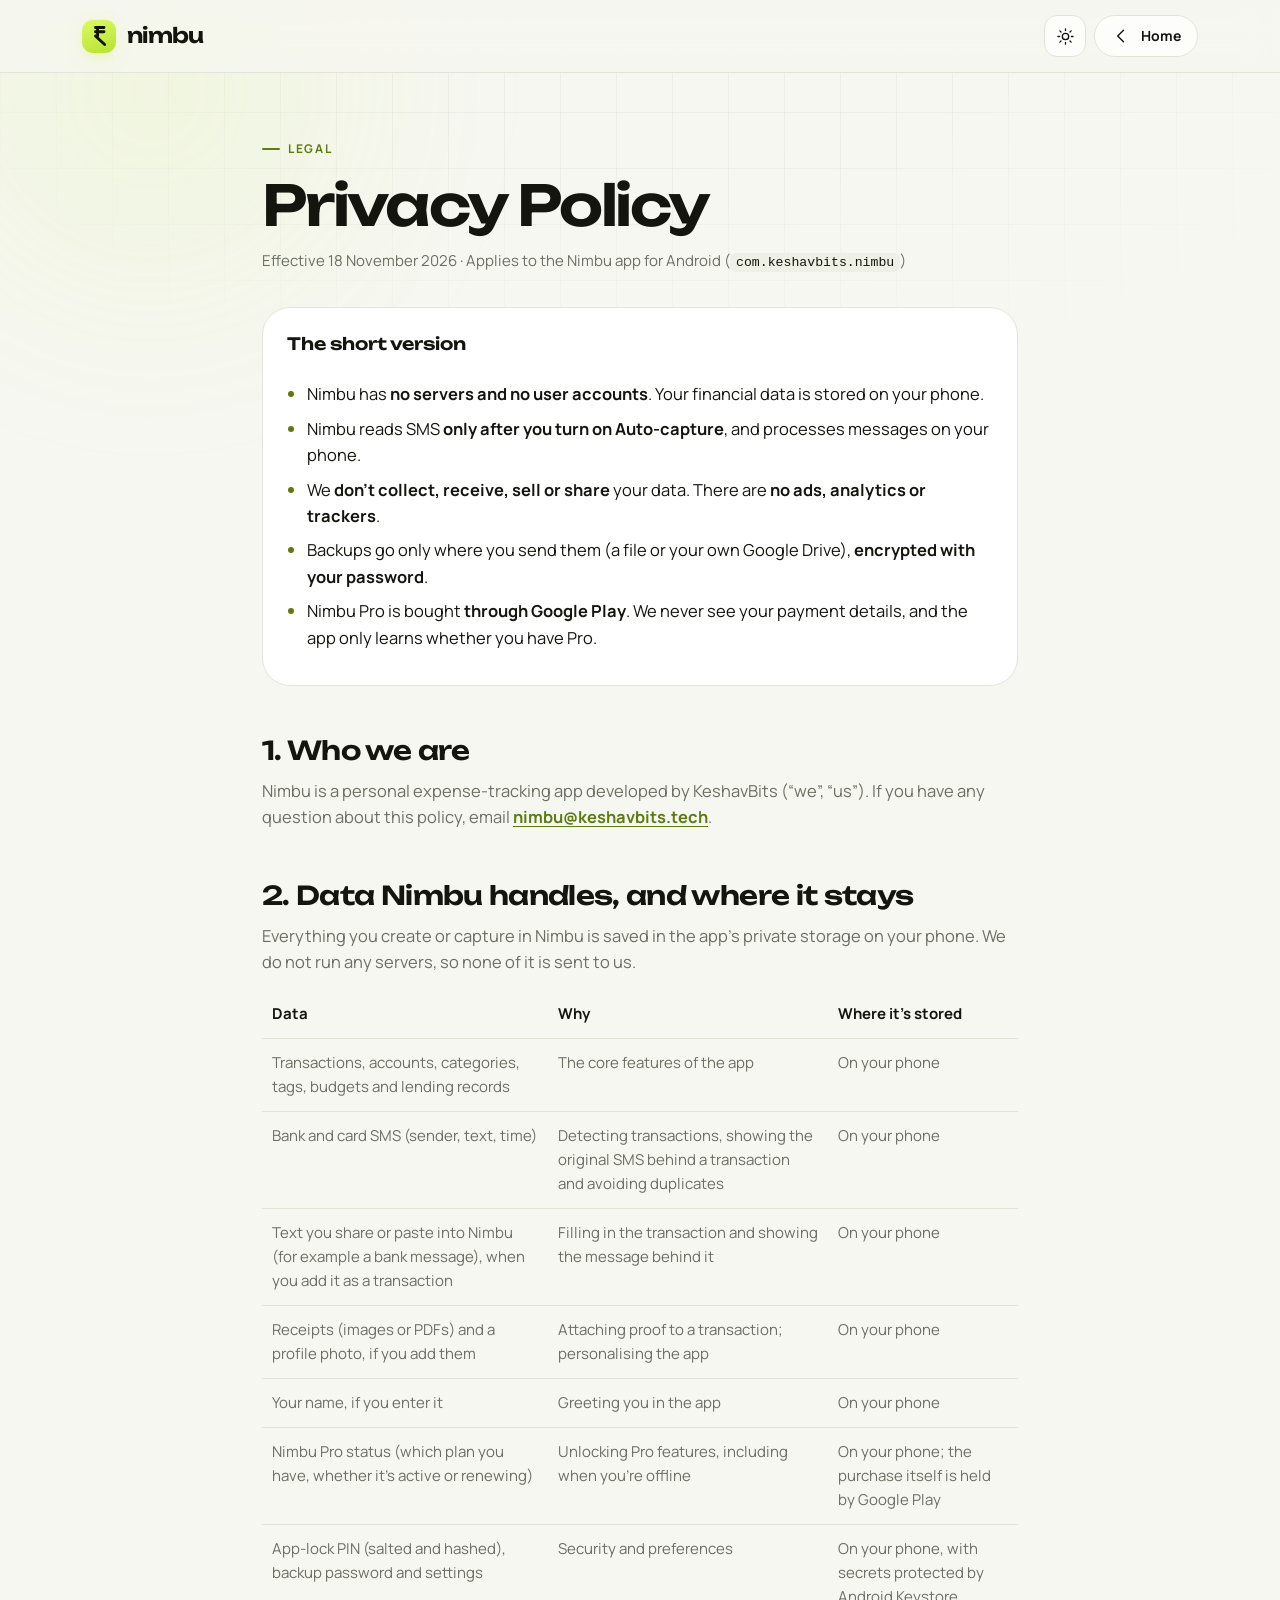
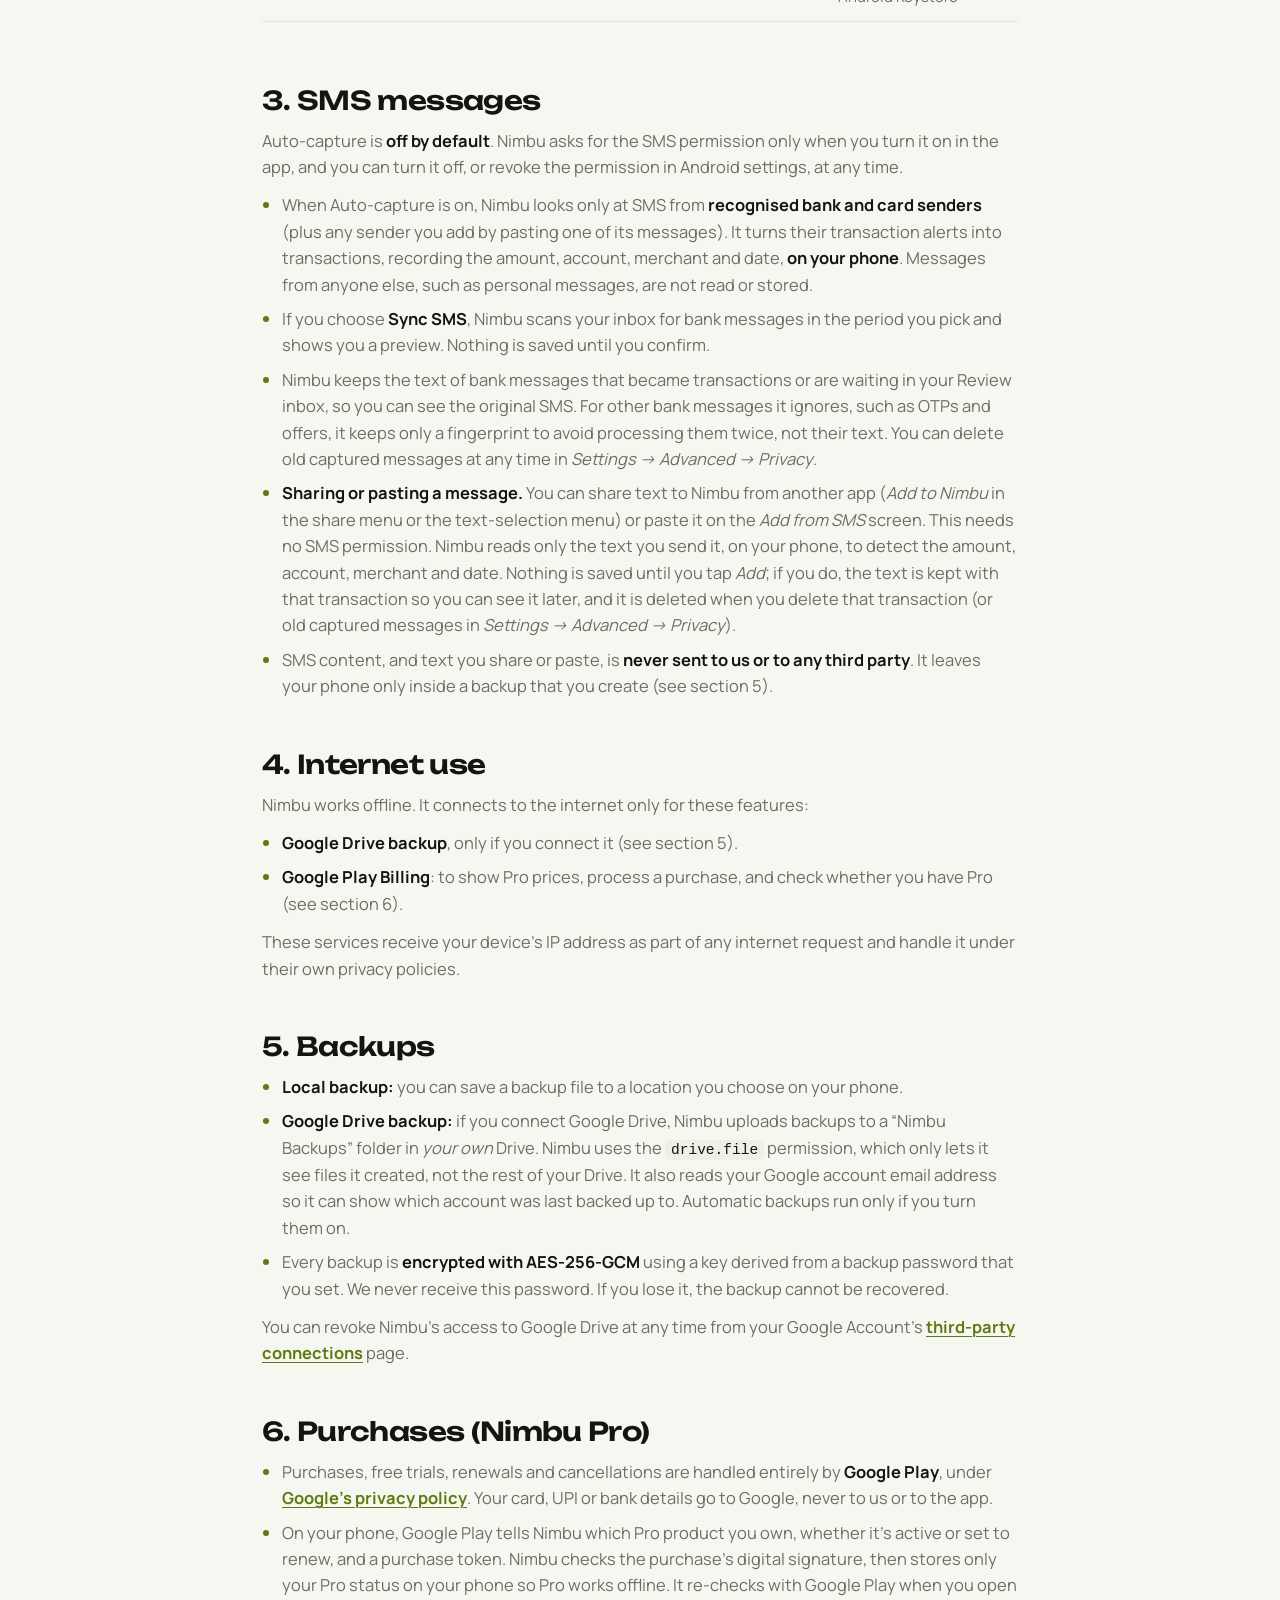
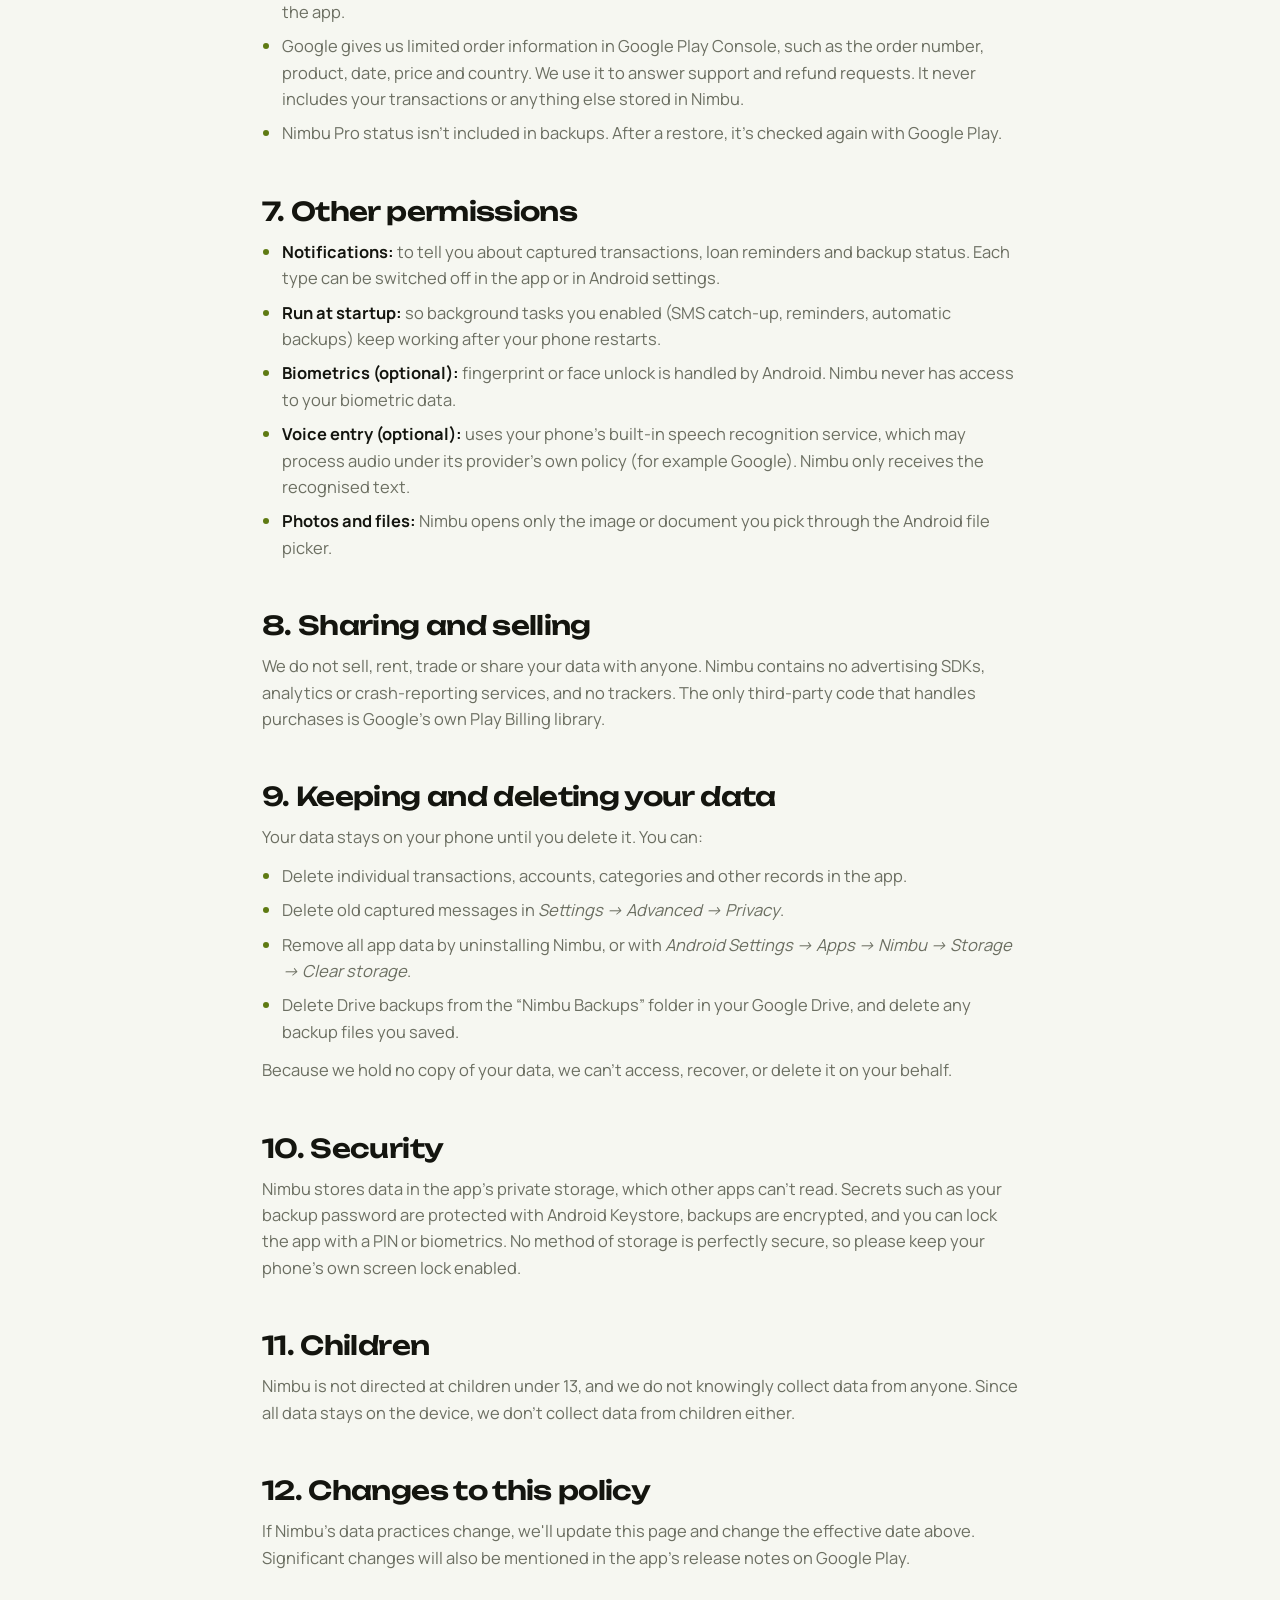
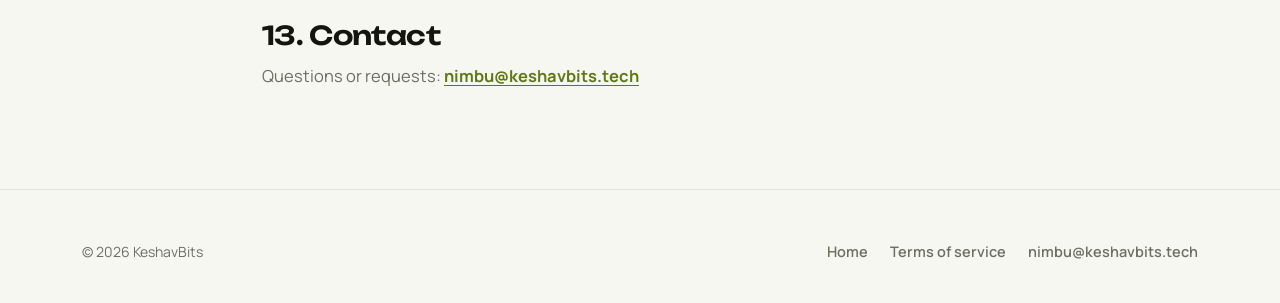
<file: privacy/index.html>
<!doctype html>
<html lang="en">
<head>
  <meta charset="utf-8">
  <meta name="viewport" content="width=device-width, initial-scale=1, viewport-fit=cover">
  <title>Privacy Policy — Nimbu</title>
  <meta name="description" content="How the Nimbu expense tracker for Android handles your data: stored on your phone, no servers, no account, no ads or analytics.">
  <meta name="theme-color" content="#070708" media="(prefers-color-scheme: dark)">
  <meta name="theme-color" content="#f6f7f1" media="(prefers-color-scheme: light)">
  <link rel="canonical" href="https://nimbu.keshavbits.tech/privacy/">
  <link rel="icon" href="../assets/img/favicon.svg" type="image/svg+xml">
  <link rel="preload" href="../assets/fonts/unbounded.woff2" as="font" type="font/woff2" crossorigin>
  <link rel="preload" href="../assets/fonts/manrope.woff2" as="font" type="font/woff2" crossorigin>
  <script>try{var t=localStorage.getItem("nimbu-theme");if(t)document.documentElement.dataset.theme=t}catch(e){}</script>
  <link rel="stylesheet" href="../assets/css/site.css">
</head>
<body>
<svg width="0" height="0" style="position:absolute" aria-hidden="true">
  <defs>
    <symbol id="i-rupee" viewBox="31 25 46 62"><g stroke-width="8"><path d="M44 32h24"/><path d="M44 44h24"/><path d="M50 32v24"/><path d="M44 56l26 24"/></g></symbol>
    <symbol id="i-moon" viewBox="0 0 24 24"><path d="M20 14A8 8 0 1 1 10 4a6 6 0 0 0 10 10z"/></symbol>
    <symbol id="i-sun" viewBox="0 0 24 24"><circle cx="12" cy="12" r="4"/><path d="M12 2.5v2M12 19.5v2M4.9 4.9l1.4 1.4M17.7 17.7l1.4 1.4M2.5 12h2M19.5 12h2M4.9 19.1l1.4-1.4M17.7 6.3l1.4-1.4"/></symbol>
    <symbol id="i-back" viewBox="0 0 24 24"><path d="M15 5l-7 7 7 7"/></symbol>
  </defs>
</svg>
<div class="backdrop" aria-hidden="true"><div class="blob b1"></div></div>

<header class="nav scrolled" id="nav">
  <div class="wrap nav-inner">
    <a href="../" class="brand" aria-label="Nimbu home">
      <span class="brand-mark"><svg class="icon" style="color:#10130a"><use href="#i-rupee"/></svg></span>
      nimbu
    </a>
    <div class="nav-actions">
      <button class="icon-btn theme-toggle" id="themeToggle" aria-label="Switch colour theme">
        <svg class="icon i-moon"><use href="#i-moon"/></svg>
        <svg class="icon i-sun"><use href="#i-sun"/></svg>
      </button>
      <a href="../" class="btn btn-ghost nav-back" style="height:42px;padding:0 16px;font-size:14px"><svg class="icon"><use href="#i-back"/></svg>Home</a>
    </div>
  </div>
</header>

<main class="legal">
  <div class="wrap">
    <span class="eyebrow">Legal</span>
    <h1>Privacy Policy</h1>
    <p class="meta-line">Effective 18 November 2026 · Applies to the Nimbu app for Android (<code>com.keshavbits.nimbu</code>)</p>

    <div class="card summary">
      <strong style="font-family:var(--display);font-weight:600">The short version</strong>
      <ul>
        <li>Nimbu has <strong>no servers and no user accounts</strong>. Your financial data is stored on your phone.</li>
        <li>Nimbu reads SMS <strong>only after you turn on Auto-capture</strong>, and processes messages on your phone.</li>
        <li>We <strong>don't collect, receive, sell or share</strong> your data. There are <strong>no ads, analytics or trackers</strong>.</li>
        <li>Backups go only where you send them (a file or your own Google Drive), <strong>encrypted with your password</strong>.</li>
        <li>Nimbu Pro is bought <strong>through Google Play</strong>. We never see your payment details, and the app only learns whether you have Pro.</li>
      </ul>
    </div>

    <h2>1. Who we are</h2>
    <p>Nimbu is a personal expense-tracking app developed by KeshavBits (“we”, “us”). If you have any question about this policy, email <a href="mailto:nimbu@keshavbits.tech">nimbu@keshavbits.tech</a>.</p>

    <h2>2. Data Nimbu handles, and where it stays</h2>
    <p>Everything you create or capture in Nimbu is saved in the app's private storage on your phone. We do not run any servers, so none of it is sent to us.</p>
    <div class="table-scroll">
      <table>
        <thead><tr><th>Data</th><th>Why</th><th>Where it's stored</th></tr></thead>
        <tbody>
          <tr><td>Transactions, accounts, categories, tags, budgets and lending records</td><td>The core features of the app</td><td>On your phone</td></tr>
          <tr><td>Bank and card SMS (sender, text, time)</td><td>Detecting transactions, showing the original SMS behind a transaction and avoiding duplicates</td><td>On your phone</td></tr>
          <tr><td>Text you share or paste into Nimbu (for example a bank message), when you add it as a transaction</td><td>Filling in the transaction and showing the message behind it</td><td>On your phone</td></tr>
          <tr><td>Receipts (images or PDFs) and a profile photo, if you add them</td><td>Attaching proof to a transaction; personalising the app</td><td>On your phone</td></tr>
          <tr><td>Your name, if you enter it</td><td>Greeting you in the app</td><td>On your phone</td></tr>
          <tr><td>Nimbu Pro status (which plan you have, whether it's active or renewing)</td><td>Unlocking Pro features, including when you're offline</td><td>On your phone; the purchase itself is held by Google Play</td></tr>
          <tr><td>App-lock PIN (salted and hashed), backup password and settings</td><td>Security and preferences</td><td>On your phone, with secrets protected by Android Keystore</td></tr>
        </tbody>
      </table>
    </div>

    <h2>3. SMS messages</h2>
    <p>Auto-capture is <strong>off by default</strong>. Nimbu asks for the SMS permission only when you turn it on in the app, and you can turn it off, or revoke the permission in Android settings, at any time.</p>
    <ul>
      <li>When Auto-capture is on, Nimbu looks only at SMS from <strong>recognised bank and card senders</strong> (plus any sender you add by pasting one of its messages). It turns their transaction alerts into transactions, recording the amount, account, merchant and date, <strong>on your phone</strong>. Messages from anyone else, such as personal messages, are not read or stored.</li>
      <li>If you choose <strong>Sync SMS</strong>, Nimbu scans your inbox for bank messages in the period you pick and shows you a preview. Nothing is saved until you confirm.</li>
      <li>Nimbu keeps the text of bank messages that became transactions or are waiting in your Review inbox, so you can see the original SMS. For other bank messages it ignores, such as OTPs and offers, it keeps only a fingerprint to avoid processing them twice, not their text. You can delete old captured messages at any time in <em>Settings → Advanced → Privacy</em>.</li>
      <li><strong>Sharing or pasting a message.</strong> You can share text to Nimbu from another app (<em>Add to Nimbu</em> in the share menu or the text-selection menu) or paste it on the <em>Add from SMS</em> screen. This needs no SMS permission. Nimbu reads only the text you send it, on your phone, to detect the amount, account, merchant and date. Nothing is saved until you tap <em>Add</em>; if you do, the text is kept with that transaction so you can see it later, and it is deleted when you delete that transaction (or old captured messages in <em>Settings → Advanced → Privacy</em>).</li>
      <li>SMS content, and text you share or paste, is <strong>never sent to us or to any third party</strong>. It leaves your phone only inside a backup that you create (see section 5).</li>
    </ul>

    <h2>4. Internet use</h2>
    <p>Nimbu works offline. It connects to the internet only for these features:</p>
    <ul>
      <li><strong>Google Drive backup</strong>, only if you connect it (see section 5).</li>
      <li><strong>Google Play Billing</strong>: to show Pro prices, process a purchase, and check whether you have Pro (see section 6).</li>
    </ul>
    <p>These services receive your device's IP address as part of any internet request and handle it under their own privacy policies.</p>

    <h2>5. Backups</h2>
    <ul>
      <li><strong>Local backup:</strong> you can save a backup file to a location you choose on your phone.</li>
      <li><strong>Google Drive backup:</strong> if you connect Google Drive, Nimbu uploads backups to a “Nimbu Backups” folder in <em>your own</em> Drive. Nimbu uses the <code>drive.file</code> permission, which only lets it see files it created, not the rest of your Drive. It also reads your Google account email address so it can show which account was last backed up to. Automatic backups run only if you turn them on.</li>
      <li>Every backup is <strong>encrypted with AES-256-GCM</strong> using a key derived from a backup password that you set. We never receive this password. If you lose it, the backup cannot be recovered.</li>
    </ul>
    <p>You can revoke Nimbu's access to Google Drive at any time from your Google Account's <a href="https://myaccount.google.com/connections" rel="noopener">third-party connections</a> page.</p>

    <h2>6. Purchases (Nimbu Pro)</h2>
    <ul>
      <li>Purchases, free trials, renewals and cancellations are handled entirely by <strong>Google Play</strong>, under <a href="https://policies.google.com/privacy" rel="noopener">Google's privacy policy</a>. Your card, UPI or bank details go to Google, never to us or to the app.</li>
      <li>On your phone, Google Play tells Nimbu which Pro product you own, whether it's active or set to renew, and a purchase token. Nimbu checks the purchase's digital signature, then stores only your Pro status on your phone so Pro works offline. It re-checks with Google Play when you open the app.</li>
      <li>Google gives us limited order information in Google Play Console, such as the order number, product, date, price and country. We use it to answer support and refund requests. It never includes your transactions or anything else stored in Nimbu.</li>
      <li>Nimbu Pro status isn't included in backups. After a restore, it's checked again with Google Play.</li>
    </ul>

    <h2>7. Other permissions</h2>
    <ul>
      <li><strong>Notifications:</strong> to tell you about captured transactions, loan reminders and backup status. Each type can be switched off in the app or in Android settings.</li>
      <li><strong>Run at startup:</strong> so background tasks you enabled (SMS catch-up, reminders, automatic backups) keep working after your phone restarts.</li>
      <li><strong>Biometrics (optional):</strong> fingerprint or face unlock is handled by Android. Nimbu never has access to your biometric data.</li>
      <li><strong>Voice entry (optional):</strong> uses your phone's built-in speech recognition service, which may process audio under its provider's own policy (for example Google). Nimbu only receives the recognised text.</li>
      <li><strong>Photos and files:</strong> Nimbu opens only the image or document you pick through the Android file picker.</li>
    </ul>

    <h2>8. Sharing and selling</h2>
    <p>We do not sell, rent, trade or share your data with anyone. Nimbu contains no advertising SDKs, analytics or crash-reporting services, and no trackers. The only third-party code that handles purchases is Google's own Play Billing library.</p>

    <h2>9. Keeping and deleting your data</h2>
    <p>Your data stays on your phone until you delete it. You can:</p>
    <ul>
      <li>Delete individual transactions, accounts, categories and other records in the app.</li>
      <li>Delete old captured messages in <em>Settings → Advanced → Privacy</em>.</li>
      <li>Remove all app data by uninstalling Nimbu, or with <em>Android Settings → Apps → Nimbu → Storage → Clear storage</em>.</li>
      <li>Delete Drive backups from the “Nimbu Backups” folder in your Google Drive, and delete any backup files you saved.</li>
    </ul>
    <p>Because we hold no copy of your data, we can't access, recover, or delete it on your behalf.</p>

    <h2>10. Security</h2>
    <p>Nimbu stores data in the app's private storage, which other apps can't read. Secrets such as your backup password are protected with Android Keystore, backups are encrypted, and you can lock the app with a PIN or biometrics. No method of storage is perfectly secure, so please keep your phone's own screen lock enabled.</p>

    <h2>11. Children</h2>
    <p>Nimbu is not directed at children under 13, and we do not knowingly collect data from anyone. Since all data stays on the device, we don't collect data from children either.</p>

    <h2>12. Changes to this policy</h2>
    <p>If Nimbu's data practices change, we'll update this page and change the effective date above. Significant changes will also be mentioned in the app's release notes on Google Play.</p>

    <h2>13. Contact</h2>
    <p>Questions or requests: <a href="mailto:nimbu@keshavbits.tech">nimbu@keshavbits.tech</a></p>
  </div>
</main>

<footer class="footer" style="margin-top:60px">
  <div class="wrap footer-inner">
    <p>© 2026 KeshavBits</p>
    <div class="footer-links"><a href="../">Home</a><a href="../terms/">Terms of service</a><a href="mailto:nimbu@keshavbits.tech">nimbu@keshavbits.tech</a></div>
  </div>
</footer>
<script>
(() => {
  const root = document.documentElement, sys = matchMedia("(prefers-color-scheme: dark)");
  document.getElementById("themeToggle").addEventListener("click", () => {
    const next = (root.dataset.theme || (sys.matches ? "dark" : "light")) === "dark" ? "light" : "dark";
    root.dataset.theme = next;
    try { localStorage.setItem("nimbu-theme", next); } catch (e) {}
  });
})();
</script>
</body>
</html>
</file>
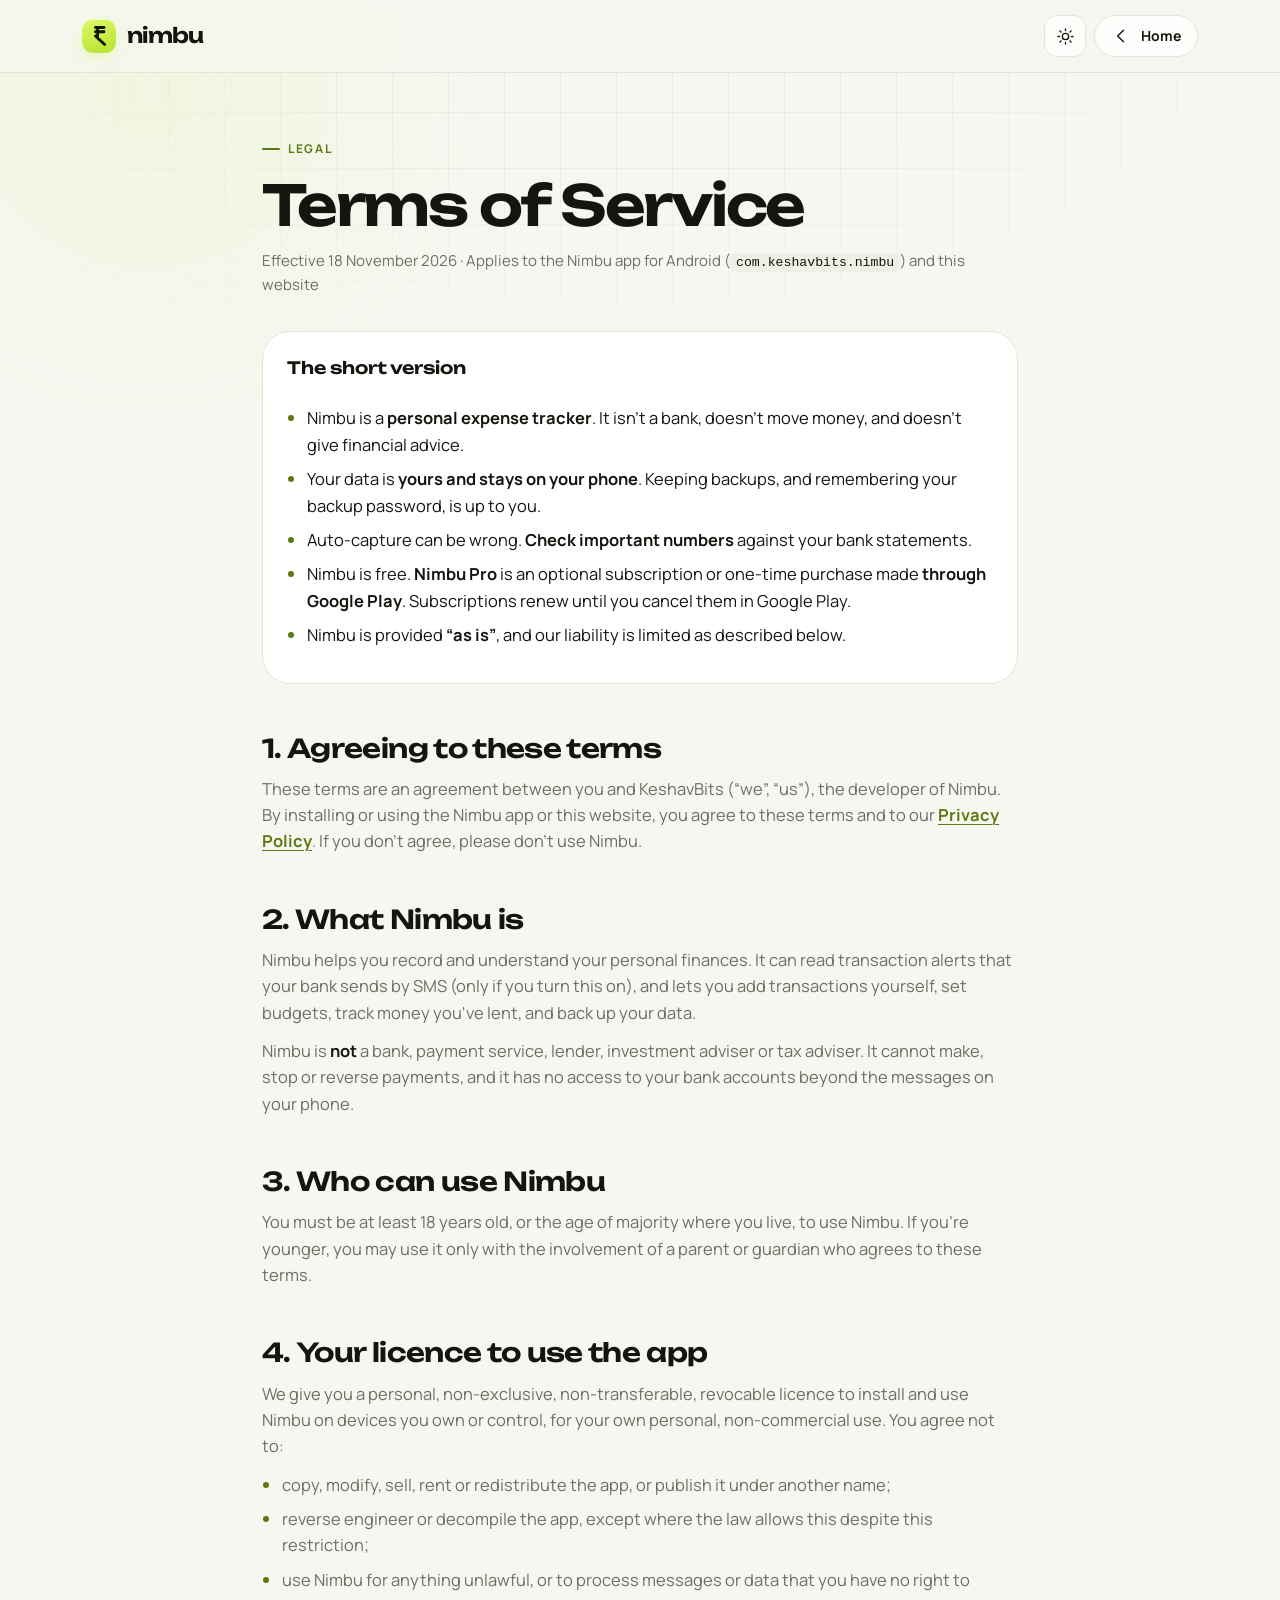
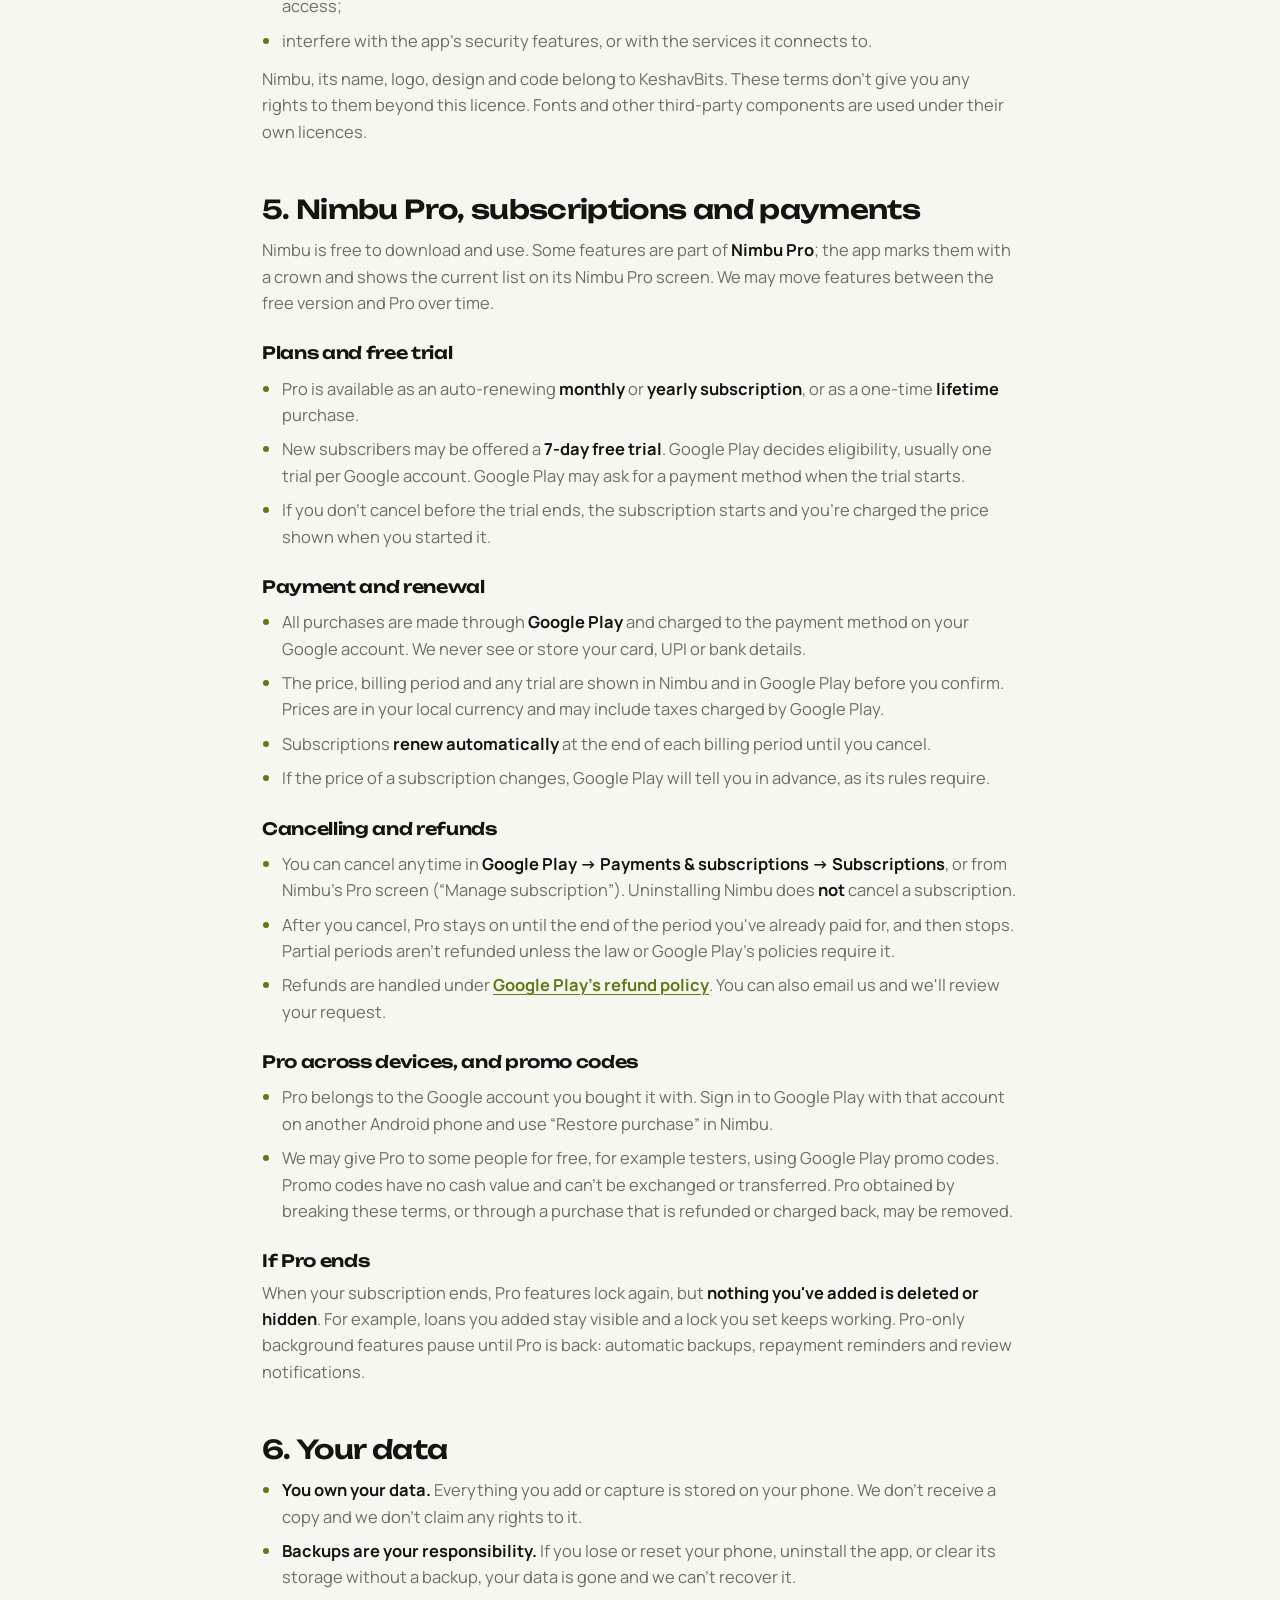
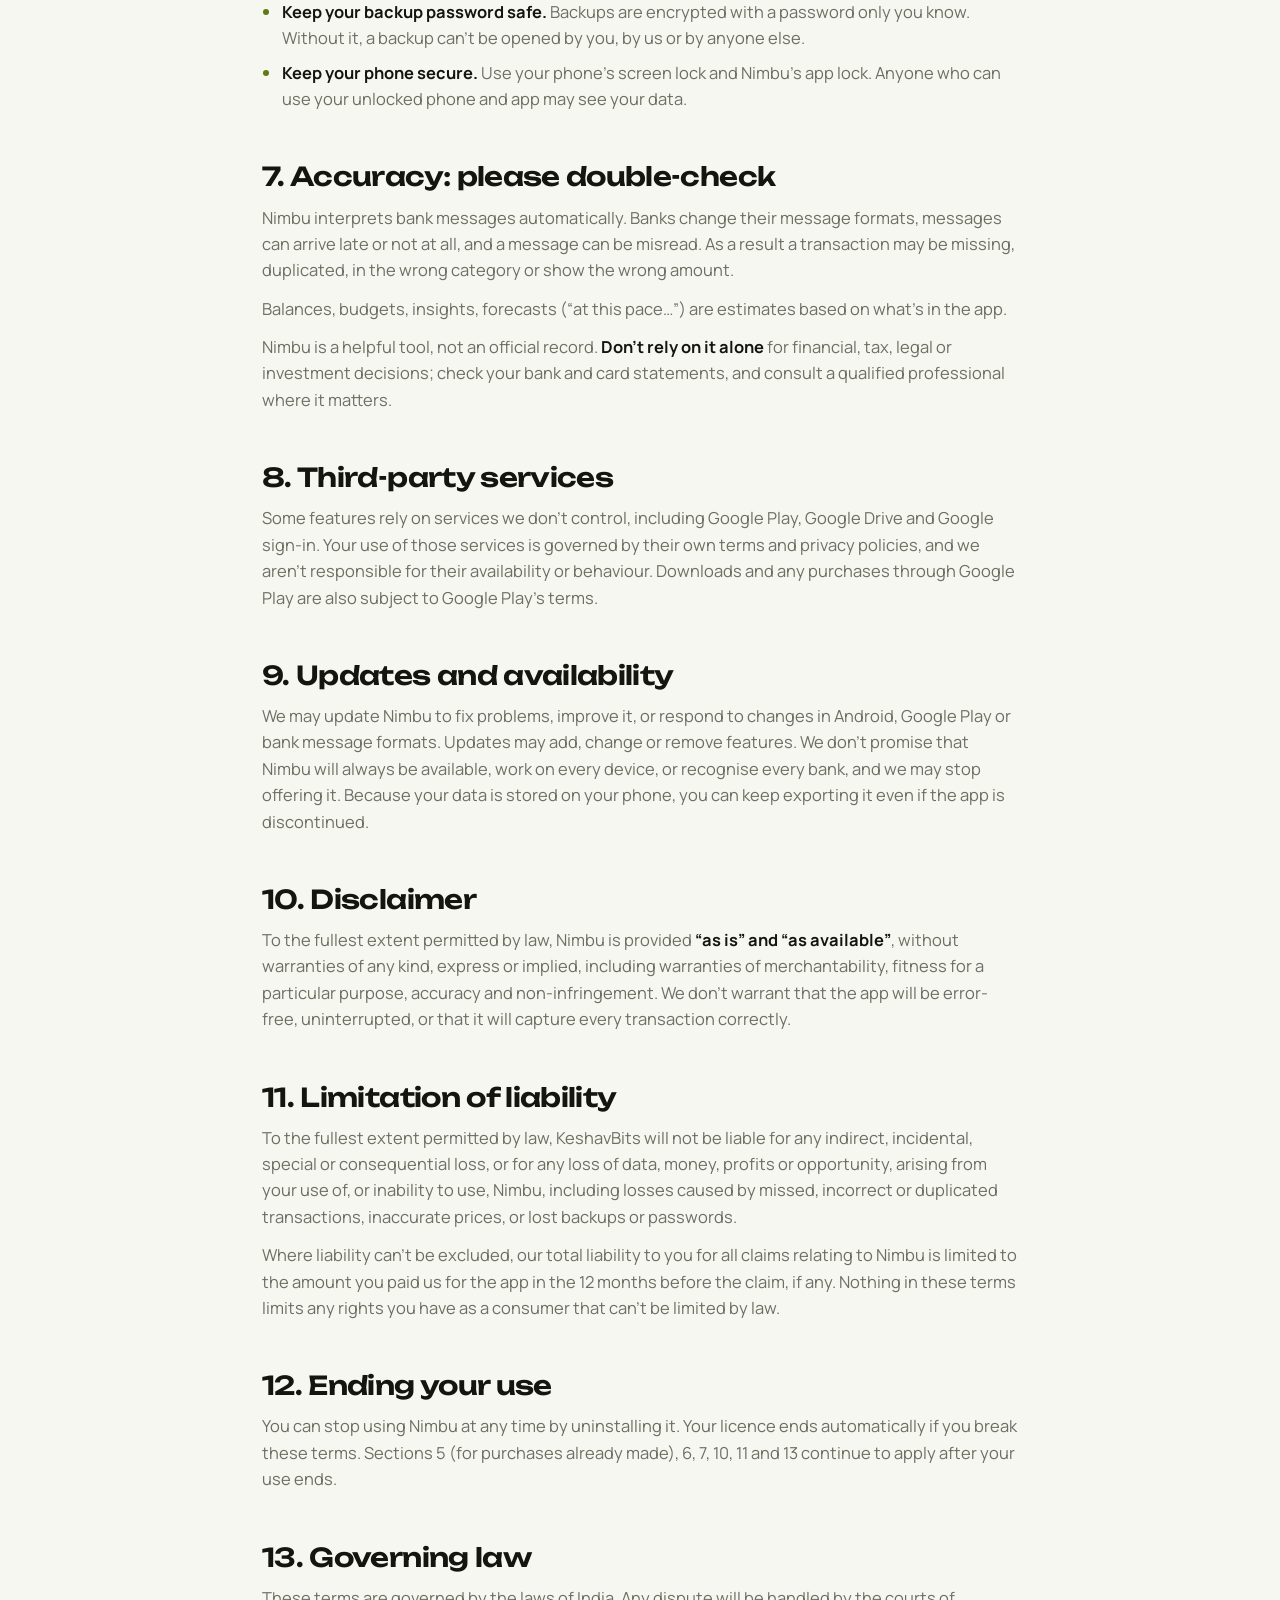
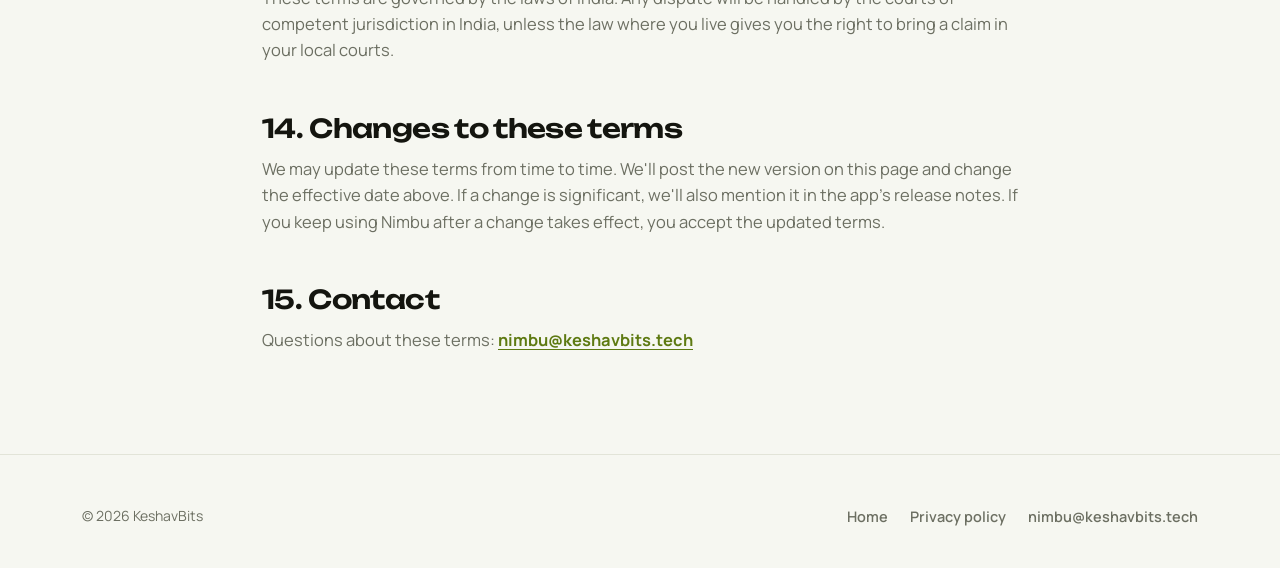
<file: terms/index.html>
<!doctype html>
<html lang="en">
<head>
  <meta charset="utf-8">
  <meta name="viewport" content="width=device-width, initial-scale=1, viewport-fit=cover">
  <title>Terms of Service — Nimbu</title>
  <meta name="description" content="The terms for using the Nimbu expense tracker app for Android.">
  <meta name="theme-color" content="#070708" media="(prefers-color-scheme: dark)">
  <meta name="theme-color" content="#f6f7f1" media="(prefers-color-scheme: light)">
  <link rel="canonical" href="https://nimbu.keshavbits.tech/terms/">
  <link rel="icon" href="../assets/img/favicon.svg" type="image/svg+xml">
  <link rel="preload" href="../assets/fonts/unbounded.woff2" as="font" type="font/woff2" crossorigin>
  <link rel="preload" href="../assets/fonts/manrope.woff2" as="font" type="font/woff2" crossorigin>
  <script>try{var t=localStorage.getItem("nimbu-theme");if(t)document.documentElement.dataset.theme=t}catch(e){}</script>
  <link rel="stylesheet" href="../assets/css/site.css">
</head>
<body>
<svg width="0" height="0" style="position:absolute" aria-hidden="true">
  <defs>
    <symbol id="i-rupee" viewBox="31 25 46 62"><g stroke-width="8"><path d="M44 32h24"/><path d="M44 44h24"/><path d="M50 32v24"/><path d="M44 56l26 24"/></g></symbol>
    <symbol id="i-moon" viewBox="0 0 24 24"><path d="M20 14A8 8 0 1 1 10 4a6 6 0 0 0 10 10z"/></symbol>
    <symbol id="i-sun" viewBox="0 0 24 24"><circle cx="12" cy="12" r="4"/><path d="M12 2.5v2M12 19.5v2M4.9 4.9l1.4 1.4M17.7 17.7l1.4 1.4M2.5 12h2M19.5 12h2M4.9 19.1l1.4-1.4M17.7 6.3l1.4-1.4"/></symbol>
    <symbol id="i-back" viewBox="0 0 24 24"><path d="M15 5l-7 7 7 7"/></symbol>
  </defs>
</svg>
<div class="backdrop" aria-hidden="true"><div class="blob b1"></div></div>

<header class="nav scrolled" id="nav">
  <div class="wrap nav-inner">
    <a href="../" class="brand" aria-label="Nimbu home">
      <span class="brand-mark"><svg class="icon" style="color:#10130a"><use href="#i-rupee"/></svg></span>
      nimbu
    </a>
    <div class="nav-actions">
      <button class="icon-btn theme-toggle" id="themeToggle" aria-label="Switch colour theme">
        <svg class="icon i-moon"><use href="#i-moon"/></svg>
        <svg class="icon i-sun"><use href="#i-sun"/></svg>
      </button>
      <a href="../" class="btn btn-ghost" style="height:42px;padding:0 16px;font-size:14px"><svg class="icon"><use href="#i-back"/></svg>Home</a>
    </div>
  </div>
</header>

<main class="legal">
  <div class="wrap">
    <span class="eyebrow">Legal</span>
    <h1>Terms of Service</h1>
    <p class="meta-line">Effective 18 November 2026 · Applies to the Nimbu app for Android (<code>com.keshavbits.nimbu</code>) and this website</p>

    <div class="card summary">
      <strong style="font-family:var(--display);font-weight:600">The short version</strong>
      <ul>
        <li>Nimbu is a <strong>personal expense tracker</strong>. It isn't a bank, doesn't move money, and doesn't give financial advice.</li>
        <li>Your data is <strong>yours and stays on your phone</strong>. Keeping backups, and remembering your backup password, is up to you.</li>
        <li>Auto-capture can be wrong. <strong>Check important numbers</strong> against your bank statements.</li>
        <li>Nimbu is free. <strong>Nimbu Pro</strong> is an optional subscription or one-time purchase made <strong>through Google Play</strong>. Subscriptions renew until you cancel them in Google Play.</li>
        <li>Nimbu is provided <strong>“as is”</strong>, and our liability is limited as described below.</li>
      </ul>
    </div>

    <h2>1. Agreeing to these terms</h2>
    <p>These terms are an agreement between you and KeshavBits (“we”, “us”), the developer of Nimbu. By installing or using the Nimbu app or this website, you agree to these terms and to our <a href="../privacy/">Privacy Policy</a>. If you don't agree, please don't use Nimbu.</p>

    <h2>2. What Nimbu is</h2>
    <p>Nimbu helps you record and understand your personal finances. It can read transaction alerts that your bank sends by SMS (only if you turn this on), and lets you add transactions yourself, set budgets, track money you've lent, and back up your data.</p>
    <p>Nimbu is <strong>not</strong> a bank, payment service, lender, investment adviser or tax adviser. It cannot make, stop or reverse payments, and it has no access to your bank accounts beyond the messages on your phone.</p>

    <h2>3. Who can use Nimbu</h2>
    <p>You must be at least 18 years old, or the age of majority where you live, to use Nimbu. If you're younger, you may use it only with the involvement of a parent or guardian who agrees to these terms.</p>

    <h2>4. Your licence to use the app</h2>
    <p>We give you a personal, non-exclusive, non-transferable, revocable licence to install and use Nimbu on devices you own or control, for your own personal, non-commercial use. You agree not to:</p>
    <ul>
      <li>copy, modify, sell, rent or redistribute the app, or publish it under another name;</li>
      <li>reverse engineer or decompile the app, except where the law allows this despite this restriction;</li>
      <li>use Nimbu for anything unlawful, or to process messages or data that you have no right to access;</li>
      <li>interfere with the app's security features, or with the services it connects to.</li>
    </ul>
    <p>Nimbu, its name, logo, design and code belong to KeshavBits. These terms don't give you any rights to them beyond this licence. Fonts and other third-party components are used under their own licences.</p>

    <h2>5. Nimbu Pro, subscriptions and payments</h2>
    <p>Nimbu is free to download and use. Some features are part of <strong>Nimbu Pro</strong>; the app marks them with a crown and shows the current list on its Nimbu Pro screen. We may move features between the free version and Pro over time.</p>
    <h3>Plans and free trial</h3>
    <ul>
      <li>Pro is available as an auto-renewing <strong>monthly</strong> or <strong>yearly subscription</strong>, or as a one-time <strong>lifetime</strong> purchase.</li>
      <li>New subscribers may be offered a <strong>7-day free trial</strong>. Google Play decides eligibility, usually one trial per Google account. Google Play may ask for a payment method when the trial starts.</li>
      <li>If you don't cancel before the trial ends, the subscription starts and you're charged the price shown when you started it.</li>
    </ul>
    <h3>Payment and renewal</h3>
    <ul>
      <li>All purchases are made through <strong>Google Play</strong> and charged to the payment method on your Google account. We never see or store your card, UPI or bank details.</li>
      <li>The price, billing period and any trial are shown in Nimbu and in Google Play before you confirm. Prices are in your local currency and may include taxes charged by Google Play.</li>
      <li>Subscriptions <strong>renew automatically</strong> at the end of each billing period until you cancel.</li>
      <li>If the price of a subscription changes, Google Play will tell you in advance, as its rules require.</li>
    </ul>
    <h3>Cancelling and refunds</h3>
    <ul>
      <li>You can cancel anytime in <strong>Google Play → Payments &amp; subscriptions → Subscriptions</strong>, or from Nimbu's Pro screen (“Manage subscription”). Uninstalling Nimbu does <strong>not</strong> cancel a subscription.</li>
      <li>After you cancel, Pro stays on until the end of the period you've already paid for, and then stops. Partial periods aren't refunded unless the law or Google Play's policies require it.</li>
      <li>Refunds are handled under <a href="https://support.google.com/googleplay/answer/2479637" rel="noopener">Google Play's refund policy</a>. You can also email us and we'll review your request.</li>
    </ul>
    <h3>Pro across devices, and promo codes</h3>
    <ul>
      <li>Pro belongs to the Google account you bought it with. Sign in to Google Play with that account on another Android phone and use “Restore purchase” in Nimbu.</li>
      <li>We may give Pro to some people for free, for example testers, using Google Play promo codes. Promo codes have no cash value and can't be exchanged or transferred. Pro obtained by breaking these terms, or through a purchase that is refunded or charged back, may be removed.</li>
    </ul>
    <h3>If Pro ends</h3>
    <p>When your subscription ends, Pro features lock again, but <strong>nothing you've added is deleted or hidden</strong>. For example, loans you added stay visible and a lock you set keeps working. Pro-only background features pause until Pro is back: automatic backups, repayment reminders and review notifications.</p>

    <h2>6. Your data</h2>
    <ul>
      <li><strong>You own your data.</strong> Everything you add or capture is stored on your phone. We don't receive a copy and we don't claim any rights to it.</li>
      <li><strong>Backups are your responsibility.</strong> If you lose or reset your phone, uninstall the app, or clear its storage without a backup, your data is gone and we can't recover it.</li>
      <li><strong>Keep your backup password safe.</strong> Backups are encrypted with a password only you know. Without it, a backup can't be opened by you, by us or by anyone else.</li>
      <li><strong>Keep your phone secure.</strong> Use your phone's screen lock and Nimbu's app lock. Anyone who can use your unlocked phone and app may see your data.</li>
    </ul>

    <h2>7. Accuracy: please double-check</h2>
    <p>Nimbu interprets bank messages automatically. Banks change their message formats, messages can arrive late or not at all, and a message can be misread. As a result a transaction may be missing, duplicated, in the wrong category or show the wrong amount.</p>
    <p>Balances, budgets, insights, forecasts (“at this pace…”) are estimates based on what's in the app.</p>
    <p>Nimbu is a helpful tool, not an official record. <strong>Don't rely on it alone</strong> for financial, tax, legal or investment decisions; check your bank and card statements, and consult a qualified professional where it matters.</p>

    <h2>8. Third-party services</h2>
    <p>Some features rely on services we don't control, including Google Play, Google Drive and Google sign-in. Your use of those services is governed by their own terms and privacy policies, and we aren't responsible for their availability or behaviour. Downloads and any purchases through Google Play are also subject to Google Play's terms.</p>

    <h2>9. Updates and availability</h2>
    <p>We may update Nimbu to fix problems, improve it, or respond to changes in Android, Google Play or bank message formats. Updates may add, change or remove features. We don't promise that Nimbu will always be available, work on every device, or recognise every bank, and we may stop offering it. Because your data is stored on your phone, you can keep exporting it even if the app is discontinued.</p>

    <h2>10. Disclaimer</h2>
    <p>To the fullest extent permitted by law, Nimbu is provided <strong>“as is” and “as available”</strong>, without warranties of any kind, express or implied, including warranties of merchantability, fitness for a particular purpose, accuracy and non-infringement. We don't warrant that the app will be error-free, uninterrupted, or that it will capture every transaction correctly.</p>

    <h2>11. Limitation of liability</h2>
    <p>To the fullest extent permitted by law, KeshavBits will not be liable for any indirect, incidental, special or consequential loss, or for any loss of data, money, profits or opportunity, arising from your use of, or inability to use, Nimbu, including losses caused by missed, incorrect or duplicated transactions, inaccurate prices, or lost backups or passwords.</p>
    <p>Where liability can't be excluded, our total liability to you for all claims relating to Nimbu is limited to the amount you paid us for the app in the 12 months before the claim, if any. Nothing in these terms limits any rights you have as a consumer that can't be limited by law.</p>

    <h2>12. Ending your use</h2>
    <p>You can stop using Nimbu at any time by uninstalling it. Your licence ends automatically if you break these terms. Sections 5 (for purchases already made), 6, 7, 10, 11 and 13 continue to apply after your use ends.</p>

    <h2>13. Governing law</h2>
    <p>These terms are governed by the laws of India. Any dispute will be handled by the courts of competent jurisdiction in India, unless the law where you live gives you the right to bring a claim in your local courts.</p>

    <h2>14. Changes to these terms</h2>
    <p>We may update these terms from time to time. We'll post the new version on this page and change the effective date above. If a change is significant, we'll also mention it in the app's release notes. If you keep using Nimbu after a change takes effect, you accept the updated terms.</p>

    <h2>15. Contact</h2>
    <p>Questions about these terms: <a href="mailto:nimbu@keshavbits.tech">nimbu@keshavbits.tech</a></p>
  </div>
</main>

<footer class="footer" style="margin-top:60px">
  <div class="wrap footer-inner">
    <p>© 2026 KeshavBits</p>
    <div class="footer-links"><a href="../">Home</a><a href="../privacy/">Privacy policy</a><a href="mailto:nimbu@keshavbits.tech">nimbu@keshavbits.tech</a></div>
  </div>
</footer>
<script>
(() => {
  const root = document.documentElement, sys = matchMedia("(prefers-color-scheme: dark)");
  document.getElementById("themeToggle").addEventListener("click", () => {
    const next = (root.dataset.theme || (sys.matches ? "dark" : "light")) === "dark" ? "light" : "dark";
    root.dataset.theme = next;
    try { localStorage.setItem("nimbu-theme", next); } catch (e) {}
  });
})();
</script>
</body>
</html>
</file>
<file: assets/css/site.css>
/* Nimbu — Obsidian Lime site styles.
   Dark is the canonical identity (app prototype tokens); light is derived. */

@font-face {
  font-family: "Unbounded";
  src: url("../fonts/unbounded.woff2") format("woff2");
  font-weight: 200 900;
  font-display: swap;
}
@font-face {
  font-family: "Manrope";
  src: url("../fonts/manrope.woff2") format("woff2");
  font-weight: 200 800;
  font-display: swap;
}

/* ── Tokens ───────────────────────────────────────────────────────────── */
:root {
  color-scheme: dark;
  --bg: #070708;
  --bg-2: #0b0c0e;
  --surface: #131418;
  --surface-2: #1b1d23;
  --line: #262932;
  --text: #f3f4ee;
  --muted: #8b8e82;
  --faint: #5d5f57;
  --lime: #cbf24a;
  --lime-text: #cbf24a;
  --lime-grad-top: #def96a;
  --lime-grad-bottom: #b6e22f;
  --on-lime: #10130a;
  --income: #8ce01e;
  --expense: #ff6b57;
  --blue: #3b82f6;
  --amber: #f5b33c;
  --purple: #a78bfa;
  --teal: #2dd4bf;
  --pink: #f472b6;
  --green: #8ce01e;
  --indigo: #6366f1;
  --hero-ink: #0d0e10;
  --tile-top: #232630;
  --tile-bottom: #14151a;
  --card-glow: rgba(203, 242, 74, 0.08);
  --shadow: 0 30px 80px -30px rgba(0, 0, 0, 0.8);
  --grid-line: rgba(255, 255, 255, 0.035);
  --nav-bg: rgba(7, 7, 8, 0.72);

  --display: "Unbounded", ui-sans-serif, system-ui, sans-serif;
  --body: "Manrope", ui-sans-serif, system-ui, -apple-system, "Segoe UI", sans-serif;

  --r-sm: 12px;
  --r: 20px;
  --r-lg: 28px;
  --max: 1180px;
  --gutter: clamp(16px, 4vw, 32px);
  --ease: cubic-bezier(0.22, 1, 0.36, 1);
  --ease-in-out: cubic-bezier(0.65, 0, 0.35, 1);
}

@media (prefers-color-scheme: light) {
  :root:not([data-theme="dark"]) {
    color-scheme: light;
    --bg: #f6f7f1;
    --bg-2: #eff1e8;
    --surface: #ffffff;
    --surface-2: #eef0e6;
    --line: #e2e4d8;
    --text: #14150f;
    --muted: #6c6f62;
    --faint: #9a9c8e;
    --lime-text: #5e7a12;
    --income: #4c9a0f;
    --expense: #e5493a;
    --tile-top: #ffffff;
    --tile-bottom: #eef0e6;
    --card-glow: rgba(94, 122, 18, 0.07);
    --shadow: 0 30px 70px -34px rgba(40, 48, 20, 0.35);
    --grid-line: rgba(20, 21, 15, 0.045);
    --nav-bg: rgba(246, 247, 241, 0.78);
  }
}
:root[data-theme="light"] {
  color-scheme: light;
  --bg: #f6f7f1;
  --bg-2: #eff1e8;
  --surface: #ffffff;
  --surface-2: #eef0e6;
  --line: #e2e4d8;
  --text: #14150f;
  --muted: #6c6f62;
  --faint: #9a9c8e;
  --lime-text: #5e7a12;
  --income: #4c9a0f;
  --expense: #e5493a;
  --tile-top: #ffffff;
  --tile-bottom: #eef0e6;
  --card-glow: rgba(94, 122, 18, 0.07);
  --shadow: 0 30px 70px -34px rgba(40, 48, 20, 0.35);
  --grid-line: rgba(20, 21, 15, 0.045);
  --nav-bg: rgba(246, 247, 241, 0.78);
}

/* ── Base ─────────────────────────────────────────────────────────────── */
*, *::before, *::after { box-sizing: border-box; }
html { -webkit-text-size-adjust: 100%; scroll-behavior: smooth; scroll-padding-top: 84px; }
body {
  margin: 0;
  background: var(--bg);
  color: var(--text);
  font-family: var(--body);
  font-size: 17px;
  line-height: 1.6;
  -webkit-font-smoothing: antialiased;
  -moz-osx-font-smoothing: grayscale;
  overflow-x: hidden;
  transition: background-color .4s var(--ease), color .4s var(--ease);
}
img, svg { display: block; max-width: 100%; }
a { color: inherit; text-decoration: none; }
button { font: inherit; color: inherit; background: none; border: 0; cursor: pointer; padding: 0; }
:focus-visible { outline: 2px solid var(--lime); outline-offset: 3px; border-radius: 8px; }
::selection { background: var(--lime); color: var(--on-lime); }

.icon { width: 1em; height: 1em; fill: none; stroke: currentColor; stroke-width: 1.7; stroke-linecap: round; stroke-linejoin: round; flex: none; }
.num { font-variant-numeric: tabular-nums; font-feature-settings: "tnum"; }
.sr-only { position: absolute; width: 1px; height: 1px; overflow: hidden; clip: rect(0 0 0 0); white-space: nowrap; }

.wrap { width: 100%; max-width: var(--max); margin: 0 auto; padding: 0 var(--gutter); }

h1, h2, h3 { font-family: var(--display); font-weight: 600; letter-spacing: -0.03em; line-height: 1.08; margin: 0; }
h2 { font-size: clamp(30px, 4.6vw, 54px); }
h3 { font-size: clamp(18px, 1.7vw, 21px); letter-spacing: -0.02em; line-height: 1.25; }
p { margin: 0; }
.lede { color: var(--muted); font-size: clamp(16px, 1.5vw, 19px); max-width: 60ch; }
.accent { color: var(--lime-text); }

.eyebrow {
  display: inline-flex; align-items: center; gap: 8px;
  font-size: 12px; font-weight: 700; letter-spacing: .14em; text-transform: uppercase;
  color: var(--lime-text);
}
.eyebrow::before { content: ""; width: 18px; height: 2px; border-radius: 2px; background: currentColor; }

.section { position: relative; padding: clamp(80px, 11vw, 150px) 0; }
.section-head { display: grid; gap: 18px; margin-bottom: clamp(40px, 6vw, 72px); max-width: 760px; }
.section-head.center { margin-left: auto; margin-right: auto; text-align: center; justify-items: center; }

/* Ambient backdrop */
.backdrop { position: fixed; inset: 0; z-index: -1; pointer-events: none; overflow: hidden; }
.backdrop::before {
  content: ""; position: absolute; inset: 0;
  background-image: linear-gradient(var(--grid-line) 1px, transparent 1px), linear-gradient(90deg, var(--grid-line) 1px, transparent 1px);
  background-size: 56px 56px;
  mask-image: radial-gradient(ellipse 80% 60% at 50% 0%, #000 30%, transparent 75%);
}
.blob { position: absolute; border-radius: 50%; filter: blur(90px); opacity: .5; will-change: transform; }
.blob.b1 { width: 620px; height: 620px; left: -160px; top: -220px; background: radial-gradient(circle, rgba(203,242,74,.30), transparent 65%); animation: drift1 22s var(--ease-in-out) infinite alternate; }
.blob.b2 { width: 520px; height: 520px; right: -180px; top: 120px; background: radial-gradient(circle, rgba(140,224,30,.18), transparent 65%); animation: drift2 26s var(--ease-in-out) infinite alternate; }
:root[data-theme="light"] .blob { opacity: .55; }
@keyframes drift1 { to { transform: translate(120px, 80px) scale(1.1); } }
@keyframes drift2 { to { transform: translate(-100px, 140px) scale(.92); } }

/* ── Buttons ──────────────────────────────────────────────────────────── */
.btn {
  position: relative; display: inline-flex; align-items: center; justify-content: center; gap: 10px;
  height: 54px; padding: 0 26px; border-radius: 999px;
  font-weight: 700; font-size: 16px; white-space: nowrap;
  transition: transform .35s var(--ease), box-shadow .35s var(--ease), background-color .3s, border-color .3s;
}
.btn .icon { font-size: 20px; }
.btn-primary {
  background: linear-gradient(180deg, var(--lime-grad-top), var(--lime-grad-bottom));
  color: var(--on-lime);
  box-shadow: 0 10px 30px -10px rgba(203, 242, 74, .55), inset 0 1px 0 rgba(255,255,255,.5);
}
.btn-primary:hover { transform: translateY(-2px); box-shadow: 0 18px 44px -12px rgba(203, 242, 74, .7), inset 0 1px 0 rgba(255,255,255,.5); }
.btn-ghost { border: 1px solid var(--line); background: color-mix(in srgb, var(--surface) 70%, transparent); }
.btn-ghost:hover { border-color: color-mix(in srgb, var(--lime) 50%, var(--line)); transform: translateY(-2px); }

.play-badge { height: 60px; padding: 0 22px 0 18px; gap: 12px; text-align: left; }
.play-badge .pb-text { display: grid; line-height: 1.1; }
.play-badge .pb-small { font-size: 11px; font-weight: 600; letter-spacing: .06em; text-transform: uppercase; opacity: .72; }
.play-badge .pb-big { font-family: var(--display); font-size: 16px; font-weight: 600; letter-spacing: -.01em; }
.play-badge .icon { font-size: 26px; stroke-width: 1.5; }

/* ── Nav ──────────────────────────────────────────────────────────────── */
.nav {
  position: fixed; inset: 0 0 auto 0; z-index: 50;
  transition: background-color .35s, border-color .35s, backdrop-filter .35s;
  border-bottom: 1px solid transparent;
}
.nav.scrolled { background: var(--nav-bg); backdrop-filter: saturate(160%) blur(18px); -webkit-backdrop-filter: saturate(160%) blur(18px); border-color: var(--line); }
.nav-inner { height: 72px; display: flex; align-items: center; justify-content: space-between; gap: 16px; }
.brand { display: inline-flex; align-items: center; gap: 11px; font-family: var(--display); font-weight: 600; font-size: 21px; letter-spacing: -.03em; }
.brand-mark { width: 34px; height: 34px; border-radius: 11px; display: grid; place-items: center; background: linear-gradient(160deg, var(--lime-grad-top), var(--lime-grad-bottom)); box-shadow: 0 6px 18px -6px rgba(203,242,74,.6), inset 0 1px 0 rgba(255,255,255,.55); }
.brand-mark svg { width: 22px; height: 22px; }
.nav-links { display: flex; align-items: center; gap: 6px; }
.nav-links a { padding: 8px 14px; border-radius: 999px; color: var(--muted); font-weight: 600; font-size: 15px; transition: color .25s, background-color .25s; }
.nav-links a:hover { color: var(--text); background: var(--surface); }
.nav-actions { display: flex; align-items: center; gap: 8px; }
.icon-btn { width: 42px; height: 42px; border-radius: 13px; display: grid; place-items: center; border: 1px solid var(--line); background: color-mix(in srgb, var(--surface) 70%, transparent); transition: border-color .25s, transform .25s var(--ease); }
.icon-btn:hover { border-color: color-mix(in srgb, var(--lime) 45%, var(--line)); }
.icon-btn .icon { font-size: 19px; }
.theme-toggle .i-sun { display: none; }
:root[data-theme="light"] .theme-toggle .i-sun { display: block; }
:root[data-theme="light"] .theme-toggle .i-moon { display: none; }
@media (prefers-color-scheme: light) {
  :root:not([data-theme="dark"]) .theme-toggle .i-sun { display: block; }
  :root:not([data-theme="dark"]) .theme-toggle .i-moon { display: none; }
}
.nav-cta { height: 42px; padding: 0 18px; font-size: 14px; }
.menu-btn { display: none; }
.mobile-menu {
  position: fixed; inset: 72px 0 auto 0; z-index: 49;
  background: var(--nav-bg); backdrop-filter: blur(20px); -webkit-backdrop-filter: blur(20px);
  border-bottom: 1px solid var(--line);
  padding: 8px var(--gutter) 22px;
  display: grid; gap: 4px;
  transform: translateY(-12px); opacity: 0; visibility: hidden;
  transition: transform .35s var(--ease), opacity .3s, visibility 0s .35s;
}
.mobile-menu.open { transform: none; opacity: 1; visibility: visible; transition: transform .35s var(--ease), opacity .3s; }
.mobile-menu a { padding: 14px 4px; font-family: var(--display); font-size: 20px; font-weight: 500; border-bottom: 1px solid var(--line); }
.mobile-menu a:last-child { border: 0; }

/* ── Hero ─────────────────────────────────────────────────────────────── */
.hero { position: relative; overflow-x: clip; padding: clamp(120px, 16vw, 170px) 0 clamp(60px, 8vw, 110px); }
.hero-grid { display: grid; grid-template-columns: 1.15fr .85fr; gap: clamp(32px, 5vw, 72px); align-items: center; }
.hero-copy { display: grid; gap: 26px; justify-items: start; }
.pill {
  display: inline-flex; align-items: center; gap: 10px;
  padding: 6px 14px 6px 6px; border-radius: 999px;
  border: 1px solid var(--line); background: color-mix(in srgb, var(--surface) 75%, transparent);
  font-size: 14px; font-weight: 600; color: var(--muted);
}
.pill b { display: inline-flex; align-items: center; gap: 6px; padding: 4px 10px; border-radius: 999px; background: var(--lime); color: var(--on-lime); font-size: 12px; letter-spacing: .03em; }
.pulse-dot { width: 7px; height: 7px; border-radius: 50%; background: var(--on-lime); position: relative; }
.pulse-dot::after { content: ""; position: absolute; inset: 0; border-radius: 50%; background: var(--on-lime); animation: ping 1.8s var(--ease) infinite; }
@keyframes ping { 0% { transform: scale(1); opacity: .7; } 100% { transform: scale(2.6); opacity: 0; } }

.hero h1 { font-size: clamp(38px, 5.4vw, 70px); letter-spacing: -0.045em; line-height: 1.02; }
.hero h1 .line { display: block; overflow: hidden; padding-bottom: .06em; }
.hero h1 .line > span { display: inline-block; transform: translateY(105%); animation: rise 1s var(--ease) forwards; }
.hero h1 .line:nth-child(2) > span { animation-delay: .1s; }
.hero h1 .line:nth-child(3) > span { animation-delay: .2s; }
@keyframes rise { to { transform: none; } }
.hl {
  position: relative; color: var(--on-lime); padding: 0 .12em; margin: 0 -.04em; white-space: nowrap;
  background: linear-gradient(180deg, var(--lime-grad-top), var(--lime-grad-bottom)) no-repeat;
  background-size: 0% 100%; border-radius: .14em;
  animation: hl-sweep .9s .75s var(--ease) forwards;
  color: var(--text);
}
@keyframes hl-sweep { to { background-size: 100% 100%; color: var(--on-lime); } }
.hero .lede { font-size: clamp(17px, 1.6vw, 20px); }
.fade-up { opacity: 0; transform: translateY(18px); animation: fadeUp .9s var(--ease) forwards; }
.d1 { animation-delay: .35s; } .d2 { animation-delay: .5s; } .d3 { animation-delay: .65s; } .d4 { animation-delay: .8s; }
@keyframes fadeUp { to { opacity: 1; transform: none; } }
.hero-ctas { display: flex; flex-wrap: wrap; gap: 12px; }
.trust { display: flex; flex-wrap: wrap; gap: 10px 22px; color: var(--muted); font-size: 14px; font-weight: 600; }
.trust span { display: inline-flex; align-items: center; gap: 8px; }
.trust .icon { color: var(--lime-text); font-size: 17px; }

/* Hero stage */
.stage { position: relative; display: grid; place-items: center; min-height: 640px; perspective: 1400px; }
.stage-glow { position: absolute; width: 90%; aspect-ratio: 1; border-radius: 50%; background: radial-gradient(circle, rgba(203,242,74,.28), rgba(203,242,74,.06) 45%, transparent 68%); filter: blur(10px); animation: breathe 6s var(--ease-in-out) infinite; }
@keyframes breathe { 50% { transform: scale(1.07); opacity: .8; } }
.ring { position: absolute; border-radius: 50%; border: 1px dashed color-mix(in srgb, var(--lime) 22%, transparent); }
.ring.r1 { width: 104%; aspect-ratio: 1; animation: spin 60s linear infinite; }
.ring.r2 { width: 78%; aspect-ratio: 1; border-style: solid; border-color: color-mix(in srgb, var(--lime) 10%, transparent); }
@keyframes spin { to { transform: rotate(360deg); } }

/* ── Phone frame ──────────────────────────────────────────────────────── */
.phone {
  --pw: 318px;
  position: relative; width: var(--pw); aspect-ratio: 9 / 19.5;
  border-radius: calc(var(--pw) * .15);
  padding: calc(var(--pw) * .032);
  background: linear-gradient(145deg, #2a2d35, #0c0d10 40%, #1e2026);
  box-shadow: 0 0 0 1px rgba(255,255,255,.08), inset 0 0 0 1px rgba(255,255,255,.05), 0 50px 100px -30px rgba(0,0,0,.75), 0 30px 60px -40px rgba(203,242,74,.35);
}
.phone::before { /* side button */
  content: ""; position: absolute; right: -3px; top: 22%; width: 3px; height: 9%; border-radius: 0 3px 3px 0; background: #25272e;
}
.screen { position: relative; width: 100%; height: 100%; border-radius: calc(var(--pw) * .12); overflow: hidden; background: #070708; isolation: isolate; }
.screen img { width: 100%; height: 100%; object-fit: cover; object-position: top; }
.cam { position: absolute; top: 2.1%; left: 50%; width: 3.4%; aspect-ratio: 1; transform: translateX(-50%); border-radius: 50%; background: #000; box-shadow: 0 0 0 2px #111; z-index: 20; }

/* The live app mock inside the hero phone — always the dark app look */
.app {
  --a-bg: #070708; --a-surface: #131418; --a-surface2: #1b1d23; --a-line: #262932; --a-text: #f3f4ee; --a-muted: #8b8e82;
  position: absolute; inset: 0; color: var(--a-text); background: var(--a-bg);
  font-family: var(--body); font-size: 12px; line-height: 1.35;
  padding: 44px 14px 0; display: flex; flex-direction: column; gap: 10px;
}
.app > * { flex-shrink: 0; }
.app-status { position: absolute; top: 0; left: 0; right: 0; height: 36px; padding: 0 22px; display: flex; align-items: center; justify-content: space-between; font-size: 11px; font-weight: 700; }
.app-status .sb-icons { display: flex; gap: 5px; align-items: center; }
.app-status .icon { font-size: 13px; }
.app-head { display: flex; align-items: center; justify-content: space-between; }
.app-head small { display: block; color: var(--a-muted); font-size: 10.5px; font-weight: 600; }
.app-head strong { font-family: var(--display); font-size: 15px; font-weight: 600; letter-spacing: -.02em; }
.app-avatar { width: 32px; height: 32px; border-radius: 50%; display: grid; place-items: center; font-family: var(--display); font-weight: 700; font-size: 13px; color: #10130a; background: linear-gradient(160deg, #def96a, #a9ce2a); }
.app-hero {
  position: relative; overflow: hidden; border-radius: 20px; padding: 14px 14px 16px;
  background: radial-gradient(120% 90% at 100% 0%, rgba(203,242,74,.35), transparent 55%), #0d0e10;
  border: 1px solid rgba(203,242,74,.18);
}
.app-hero .ah-top { display: flex; justify-content: space-between; align-items: center; }
.app-hero .ah-label { font-size: 9.5px; font-weight: 800; letter-spacing: .12em; color: rgba(243,244,238,.6); }
.app-seg { display: flex; gap: 2px; padding: 2px; border-radius: 999px; background: rgba(255,255,255,.07); font-size: 9px; font-weight: 800; }
.app-seg span { padding: 3px 7px; border-radius: 999px; color: rgba(243,244,238,.55); }
.app-seg span.on { background: #cbf24a; color: #10130a; }
.app-hero .ah-amt { font-family: var(--display); font-weight: 600; font-size: 28px; letter-spacing: -.03em; margin-top: 8px; color: #cbf24a; }
.app-hero .ah-sub { font-size: 10px; color: rgba(243,244,238,.55); margin-top: 2px; }
.app-hero .ah-sub b { color: #8ce01e; }
.app-tiles { display: grid; grid-template-columns: 1fr 1fr; gap: 8px; }
.app-tile { border-radius: 16px; background: var(--a-surface); padding: 10px 11px; border: 1px solid var(--a-line); }
.app-tile small { display: block; font-size: 9.5px; color: var(--a-muted); font-weight: 700; }
.app-tile strong { font-family: var(--display); font-size: 14px; font-weight: 600; letter-spacing: -.02em; }
.app-tile.inc strong { color: #8ce01e; }
.app-section { display: flex; justify-content: space-between; align-items: baseline; margin-top: 2px; }
.app-section b { font-family: var(--display); font-weight: 600; font-size: 12.5px; }
.app-section span { color: #cbf24a; font-size: 10.5px; font-weight: 700; }
.app-list { border-radius: 18px; background: var(--a-surface); border: 1px solid var(--a-line); padding: 2px 10px; }
.row-wrap { display: grid; grid-template-rows: 1fr; transition: grid-template-rows .6s var(--ease); }
.row-wrap.entering { grid-template-rows: 0fr; }
.row-wrap.leaving { grid-template-rows: 0fr; }
.row-wrap > .app-row { overflow: hidden; min-height: 0; }
.app-row { display: flex; align-items: center; gap: 10px; padding: 9px 0; border-bottom: 1px solid var(--a-line); transition: background-color .8s, opacity .5s; }
.row-wrap:last-child .app-row { border-bottom: 0; }
.row-wrap.leaving .app-row { opacity: 0; }
.row-wrap.fresh .app-row { animation: rowFlash 1.8s var(--ease); }
@keyframes rowFlash { 0%, 30% { background: rgba(203,242,74,.10); } 100% { background: transparent; } }
.app-row .meta { flex: 1; min-width: 0; }
.app-row .meta b { display: block; font-size: 12px; font-weight: 700; white-space: nowrap; overflow: hidden; text-overflow: ellipsis; }
.app-row .meta small { display: flex; align-items: center; gap: 5px; color: var(--a-muted); font-size: 10px; margin-top: 2px; }
.app-row .amt { text-align: right; font-family: var(--display); font-weight: 600; font-size: 12px; letter-spacing: -.02em; }
.app-row .amt small { display: block; font-family: var(--body); color: var(--a-muted); font-size: 9.5px; font-weight: 600; letter-spacing: 0; margin-top: 2px; }
.amt.exp { color: var(--a-text); }
.amt.inc { color: #8ce01e; }
.auto-badge { display: inline-flex; align-items: center; gap: 3px; padding: 1px 5px; border-radius: 6px; background: rgba(203,242,74,.14); color: #cbf24a; font-size: 8.5px; font-weight: 800; letter-spacing: .04em; }
.auto-badge .icon { font-size: 9px; stroke-width: 2.2; }
.app-nav { margin-top: auto; height: 58px; display: grid; grid-template-columns: repeat(5, 1fr); align-items: center; border-top: 1px solid var(--a-line); background: #070708; margin-left: -14px; margin-right: -14px; padding: 0 6px 6px; }
.app-nav span { display: grid; justify-items: center; gap: 2px; color: #5d5f57; font-size: 8.5px; font-weight: 700; }
.app-nav span.on { color: #cbf24a; }
.app-nav .icon { font-size: 16px; }
.app-nav .fab { width: 40px; height: 40px; border-radius: 14px; place-items: center; place-self: center; color: #10130a; background: linear-gradient(180deg, #def96a, #b6e22f); box-shadow: 0 8px 20px -6px rgba(203,242,74,.7); transform: translateY(-10px); }
.app-nav .fab .icon { font-size: 20px; stroke-width: 2.2; }

/* SMS notification that drops in */
.notif {
  position: absolute; left: 10px; right: 10px; top: 34px; z-index: 10;
  border-radius: 18px; padding: 10px 12px;
  background: rgba(38, 41, 50, .82); backdrop-filter: blur(14px); -webkit-backdrop-filter: blur(14px);
  border: 1px solid rgba(255,255,255,.08);
  box-shadow: 0 16px 36px -12px rgba(0,0,0,.8);
  color: #f3f4ee; font-size: 11px; line-height: 1.4;
  transform: translateY(-140%); opacity: 0;
}
.notif.show { animation: notifIn .7s var(--ease) forwards; }
.notif.absorb { animation: notifOut .7s var(--ease-in-out) forwards; }
@keyframes notifIn { from { transform: translateY(-140%); opacity: 0; } to { transform: none; opacity: 1; } }
@keyframes notifOut { 0% { transform: none; opacity: 1; filter: none; } 100% { transform: translateY(var(--absorb-y, 240px)) scale(.6); opacity: 0; filter: blur(4px); } }
.notif-head { display: flex; align-items: center; gap: 7px; font-size: 10px; color: rgba(243,244,238,.62); font-weight: 700; margin-bottom: 3px; }
.notif-app { width: 16px; height: 16px; border-radius: 5px; display: grid; place-items: center; background: #3b82f6; color: #fff; }
.notif-app .icon { font-size: 10px; stroke-width: 2.2; }
.notif-head time { margin-left: auto; font-weight: 600; }
.notif b { font-weight: 800; }
.notif .body { color: rgba(243,244,238,.86); display: -webkit-box; -webkit-line-clamp: 3; -webkit-box-orient: vertical; overflow: hidden; }
.scan-line { position: absolute; left: 0; right: 0; height: 2px; top: 0; background: linear-gradient(90deg, transparent, #cbf24a, transparent); opacity: 0; box-shadow: 0 0 12px #cbf24a; }
.notif.scanning .scan-line { animation: scan 0.9s var(--ease-in-out) forwards; }
@keyframes scan { 0% { top: 0; opacity: 0; } 15% { opacity: 1; } 85% { opacity: 1; } 100% { top: 100%; opacity: 0; } }
.notif .tok { border-radius: 4px; transition: background-color .3s, color .3s, box-shadow .3s; }
.notif.scanning .tok.t-amt { background: rgba(203,242,74,.22); color: #cbf24a; box-shadow: 0 0 0 2px rgba(203,242,74,.22); }
.notif.scanning .tok.t-acc { background: rgba(59,130,246,.25); color: #9cc2ff; box-shadow: 0 0 0 2px rgba(59,130,246,.25); transition-delay: .2s; }
.notif.scanning .tok.t-who { background: rgba(245,179,60,.25); color: #ffd48a; box-shadow: 0 0 0 2px rgba(245,179,60,.25); transition-delay: .4s; }

/* Glossy candy tile (app GlossyTile) */
.tile {
  --t: var(--lime); --s: 38px;
  position: relative; flex: none; width: var(--s); height: var(--s); border-radius: calc(var(--s) * .33);
  display: grid; place-items: center; color: #fff; overflow: hidden;
  background: linear-gradient(135deg, color-mix(in srgb, var(--t) 62%, #101116), color-mix(in srgb, var(--t) 20%, #101116));
  box-shadow: 0 5px 16px -5px color-mix(in srgb, var(--t) 70%, transparent);
}
.tile::after { content: ""; position: absolute; inset: 0; background: linear-gradient(180deg, rgba(255,255,255,.22), transparent 50%, rgba(0,0,0,.22)); }
.tile .icon { position: relative; z-index: 1; font-size: calc(var(--s) * .48); }
.tile.sm { --s: 30px; }
.tile.lg { --s: 50px; }
.tile.xl { --s: 60px; }

/* Floating chips around the hero phone */
.float {
  position: absolute; z-index: 5;
  display: flex; align-items: center; gap: 10px;
  padding: 10px 14px 10px 10px; border-radius: 18px;
  background: color-mix(in srgb, var(--surface) 88%, transparent);
  border: 1px solid var(--line);
  backdrop-filter: blur(14px); -webkit-backdrop-filter: blur(14px);
  box-shadow: var(--shadow);
  font-size: 13px; font-weight: 600; white-space: nowrap;
  opacity: 0; animation: fadeUp .9s var(--ease) forwards;
}
.float small { display: block; color: var(--muted); font-size: 11px; font-weight: 600; }
.float b { font-weight: 800; }
.float-inner { display: flex; align-items: center; gap: 10px; animation: bob 6s var(--ease-in-out) infinite; }
@keyframes bob { 50% { transform: translateY(-8px); } }
.float.f1 { top: 3%; left: calc(50% - 310px); animation-delay: 1.1s; }
.float.f2 { top: 78%; left: calc(50% + 110px); animation-delay: 1.3s; }
.float.f2 .float-inner { animation-delay: -2s; }
.float.f3 { top: 50%; left: calc(50% - 330px); animation-delay: 1.5s; }
.float.f3 .float-inner { animation-delay: -4s; }
.mini-donut { width: 38px; height: 38px; }

/* ── Bank marquee ─────────────────────────────────────────────────────── */
.banks { padding: 10px 0 30px; }
.banks-label { text-align: center; color: var(--muted); font-size: 13px; font-weight: 700; letter-spacing: .12em; text-transform: uppercase; margin-bottom: 22px; }
.banks-label b { color: var(--lime-text); }
.marquee { position: relative; overflow: hidden; mask-image: linear-gradient(90deg, transparent, #000 12%, #000 88%, transparent); -webkit-mask-image: linear-gradient(90deg, transparent, #000 12%, #000 88%, transparent); }
.marquee-track { display: flex; gap: 12px; width: max-content; animation: marquee 60s linear infinite; }
.marquee.rev .marquee-track { animation-direction: reverse; animation-duration: 70s; }
.marquee + .marquee { margin-top: 12px; }
.marquee:hover .marquee-track { animation-play-state: paused; }
.bank-chip { display: inline-flex; align-items: center; gap: 10px; padding: 11px 18px; border-radius: 999px; border: 1px solid var(--line); background: var(--surface); font-weight: 700; font-size: 15px; color: var(--muted); white-space: nowrap; }
.bank-chip::before { content: ""; width: 7px; height: 7px; border-radius: 50%; background: var(--lime); opacity: .8; }
@keyframes marquee { to { transform: translateX(-50%); } }

/* ── Reveal on scroll ─────────────────────────────────────────────────── */
.reveal { opacity: 0; transform: translateY(34px); transition: opacity 1s var(--ease), transform 1s var(--ease); transition-delay: var(--delay, 0s); }
.reveal.in { opacity: 1; transform: none; }
.reveal.scale { transform: translateY(24px) scale(.96); }
.reveal.scale.in { transform: none; }

/* ── Cards ────────────────────────────────────────────────────────────── */
.card {
  position: relative; overflow: hidden; border-radius: var(--r-lg);
  background: var(--surface); border: 1px solid var(--line);
  transition: border-color .4s, transform .5s var(--ease), box-shadow .5s var(--ease);
}
.card::before { /* cursor spotlight */
  content: ""; position: absolute; inset: 0; pointer-events: none; opacity: 0; transition: opacity .4s;
  background: radial-gradient(420px circle at var(--mx, 50%) var(--my, 50%), var(--card-glow), transparent 60%);
}
.card:hover::before { opacity: 1; }
.card:hover { border-color: color-mix(in srgb, var(--lime) 28%, var(--line)); }

/* ── How it works ─────────────────────────────────────────────────────── */
.steps { position: relative; display: grid; grid-template-columns: repeat(3, 1fr); gap: 20px; }
.steps-line { position: absolute; left: 8%; right: 8%; top: 50px; height: 2px; z-index: 0; }
.steps-line svg { width: 100%; height: 2px; overflow: visible; }
.steps-line .base { stroke: var(--line); }
.steps-line .prog { stroke: var(--lime); stroke-dasharray: 1; stroke-dashoffset: calc(1 - var(--p, 0)); filter: drop-shadow(0 0 6px var(--lime)); }
.step { position: relative; z-index: 1; padding: 26px; display: grid; gap: 16px; align-content: start; }
.step-num { width: 48px; height: 48px; border-radius: 16px; display: grid; place-items: center; font-family: var(--display); font-weight: 700; font-size: 18px; color: var(--muted); background: var(--surface-2); border: 1px solid var(--line); transition: background .5s var(--ease), color .5s, box-shadow .5s, border-color .5s; }
.step.lit .step-num { background: linear-gradient(180deg, var(--lime-grad-top), var(--lime-grad-bottom)); color: var(--on-lime); border-color: transparent; box-shadow: 0 10px 26px -8px rgba(203,242,74,.6); }
.step p { color: var(--muted); font-size: 15.5px; }
.step-visual { margin-top: 6px; border-radius: 18px; background: var(--bg-2); border: 1px solid var(--line); padding: 14px; min-height: 150px; display: grid; align-content: center; gap: 10px; font-size: 13px; }
.sms-bubble { border-radius: 16px 16px 16px 4px; background: var(--surface-2); padding: 11px 13px; line-height: 1.45; color: var(--text); }
.sms-from { display: flex; align-items: center; gap: 7px; font-size: 11.5px; color: var(--muted); font-weight: 700; }
.sms-from .icon { color: var(--lime-text); }
.parse-text { line-height: 1.9; }
.parse-text mark { background: transparent; color: inherit; border-radius: 5px; padding: 1px 3px; transition: background-color .45s var(--ease), color .45s; }
.step.lit .parse-text mark.m1 { background: color-mix(in srgb, var(--lime) 26%, transparent); color: var(--lime-text); transition-delay: .3s; }
.step.lit .parse-text mark.m2 { background: color-mix(in srgb, var(--blue) 24%, transparent); color: color-mix(in srgb, var(--blue) 70%, var(--text)); transition-delay: .6s; }
.step.lit .parse-text mark.m3 { background: color-mix(in srgb, var(--amber) 26%, transparent); color: color-mix(in srgb, var(--amber) 60%, var(--text)); transition-delay: .9s; }
.step.lit .parse-text mark.m4 { background: color-mix(in srgb, var(--purple) 26%, transparent); color: color-mix(in srgb, var(--purple) 60%, var(--text)); transition-delay: 1.2s; }
.parse-legend { display: flex; flex-wrap: wrap; gap: 6px; }
.parse-legend span { font-size: 11px; font-weight: 700; padding: 3px 8px; border-radius: 999px; background: var(--surface-2); color: var(--muted); }
.result-row { display: flex; align-items: center; gap: 12px; border-radius: 14px; background: var(--surface); border: 1px solid var(--line); padding: 10px 12px; }
.result-row .meta { flex: 1; min-width: 0; }
.result-row .meta b { display: block; font-weight: 700; font-size: 14px; }
.result-row .meta small { color: var(--muted); font-size: 12px; }
.result-row .amt { font-family: var(--display); font-weight: 600; font-size: 14px; }
.tagrow { display: flex; flex-wrap: wrap; gap: 6px; }
.tagpill { display: inline-flex; align-items: center; gap: 5px; padding: 4px 10px; border-radius: 999px; font-size: 12px; font-weight: 700; color: var(--lime-text); background: color-mix(in srgb, var(--lime) 14%, transparent); }
.tagpill .icon { font-size: 12px; }
.step:not(.lit) .pop { opacity: 0; transform: translateY(8px) scale(.96); }
.pop { transition: opacity .6s var(--ease), transform .6s var(--ease); transition-delay: var(--pd, .3s); }

/* ── Features bento ───────────────────────────────────────────────────── */
.bento { display: grid; grid-template-columns: repeat(6, 1fr); gap: 18px; }
.feat { padding: 28px; display: flex; flex-direction: column; gap: 14px; min-height: 320px; }
.feat.w3 { grid-column: span 3; }
.feat.w2 { grid-column: span 2; }
.feat.w4 { grid-column: span 4; }
.feat p { color: var(--muted); font-size: 15.5px; max-width: 46ch; }
.feat-head { display: flex; align-items: center; gap: 14px; }
.feat-visual { margin-top: auto; position: relative; }

/* review notification visual */
.rv-card { display: grid; gap: 12px; border-radius: 20px; background: var(--bg-2); border: 1px solid var(--line); padding: 16px; }
.rv-top { display: flex; align-items: center; gap: 12px; }
.rv-top .meta { flex: 1; }
.rv-top b { font-family: var(--display); font-weight: 600; font-size: 17px; letter-spacing: -.02em; }
.rv-top small { display: block; color: var(--muted); font-size: 12.5px; }
.countdown { position: relative; width: 50px; height: 50px; flex: none; }
.countdown svg { width: 100%; height: 100%; transform: rotate(-90deg); }
.countdown circle { fill: none; stroke-width: 4; }
.countdown .track { stroke: var(--surface-2); }
.countdown .bar { stroke: var(--lime); stroke-linecap: round; stroke-dasharray: 126; stroke-dashoffset: 0; }
.countdown.run .bar { animation: countdown 8s linear infinite; }
@keyframes countdown { to { stroke-dashoffset: 126; } }
.countdown span { position: absolute; inset: 0; display: grid; place-items: center; font-size: 11px; font-weight: 800; }
.rv-actions { display: flex; flex-wrap: wrap; gap: 8px; }
.chipbtn { display: inline-flex; align-items: center; gap: 7px; padding: 8px 13px; border-radius: 12px; font-size: 13px; font-weight: 700; background: var(--surface); border: 1px solid var(--line); transition: transform .3s var(--ease), background-color .3s, border-color .3s, color .3s; }
.chipbtn .icon { font-size: 15px; }
.chipbtn.pick { background: var(--lime); color: var(--on-lime); border-color: transparent; transform: scale(1.04); }
.chipbtn.ghost { color: var(--muted); }

/* voice visual */
.voice { display: grid; gap: 14px; border-radius: 20px; background: var(--bg-2); border: 1px solid var(--line); padding: 16px; }
.voice-top { display: flex; align-items: center; gap: 12px; }
.mic-btn { position: relative; width: 46px; height: 46px; border-radius: 50%; display: grid; place-items: center; background: linear-gradient(180deg, var(--lime-grad-top), var(--lime-grad-bottom)); color: var(--on-lime); flex: none; }
.mic-btn .icon { font-size: 22px; }
.mic-btn::before, .mic-btn::after { content: ""; position: absolute; inset: 0; border-radius: 50%; border: 2px solid var(--lime); animation: ripple 2.4s var(--ease) infinite; opacity: 0; }
.mic-btn::after { animation-delay: 1.2s; }
@keyframes ripple { 0% { transform: scale(1); opacity: .6; } 100% { transform: scale(1.9); opacity: 0; } }
.wave { display: flex; align-items: center; gap: 3px; height: 34px; flex: 1; }
.wave i { flex: 1; max-width: 4px; border-radius: 3px; background: var(--lime); height: 20%; animation: wave 1.1s var(--ease-in-out) infinite; animation-delay: calc(var(--i) * -0.09s); opacity: .85; }
@keyframes wave { 0%, 100% { height: 18%; } 50% { height: 100%; } }
.voice-text { font-family: var(--display); font-weight: 500; font-size: 15px; letter-spacing: -.01em; min-height: 2.6em; }
.voice-text .caret { display: inline-block; width: 2px; height: 1.05em; background: var(--lime); vertical-align: -3px; margin-left: 2px; animation: blink 1s steps(1) infinite; }
@keyframes blink { 50% { opacity: 0; } }
.voice-out { display: flex; flex-wrap: wrap; gap: 6px; }
.voice-out span { font-size: 12px; font-weight: 700; padding: 5px 10px; border-radius: 999px; background: var(--surface); border: 1px solid var(--line); opacity: 0; transform: translateY(6px); transition: opacity .4s var(--ease), transform .4s var(--ease); }
.voice-out span.on { opacity: 1; transform: none; }
.voice-out span em { font-style: normal; color: var(--muted); font-weight: 600; margin-right: 4px; }

/* budgets visual */
.bud { display: grid; gap: 14px; }
.bud-row { display: grid; gap: 7px; }
.bud-row .top { display: flex; justify-content: space-between; font-size: 13.5px; font-weight: 700; }
.bud-row .top span:last-child { color: var(--muted); font-weight: 600; }
.track { height: 9px; border-radius: 99px; background: var(--surface-2); overflow: hidden; }
.track i { display: block; height: 100%; width: 0; border-radius: inherit; background: var(--c, var(--lime)); transition: width 1.4s var(--ease); transition-delay: var(--delay, 0s); box-shadow: 0 0 14px -2px var(--c, var(--lime)); }
.in .track i { width: var(--w); }

/* lending visual */
.lend { display: grid; gap: 10px; }
.lend-card { display: flex; align-items: center; gap: 12px; border-radius: 18px; background: var(--bg-2); border: 1px solid var(--line); padding: 14px; }
.lend-card .meta { flex: 1; }
.lend-card b { display: block; font-size: 14.5px; }
.lend-card small { color: var(--muted); font-size: 12.5px; }
.lend-card .amt { font-family: var(--display); font-weight: 600; color: var(--amber); }
.bell { color: var(--amber); transform-origin: 50% 10%; }
.in .bell { animation: ring 2.8s 1s var(--ease-in-out) infinite; }
@keyframes ring { 0%, 60%, 100% { transform: rotate(0); } 10% { transform: rotate(16deg); } 20% { transform: rotate(-14deg); } 30% { transform: rotate(10deg); } 40% { transform: rotate(-6deg); } 50% { transform: rotate(2deg); } }

/* widgets visual */
.widgets { display: grid; grid-template-columns: 1fr 1fr; gap: 10px; }
.wdg { border-radius: 20px; padding: 14px; background: #0d0e10; border: 1px solid #262932; color: #f3f4ee; display: grid; gap: 4px; }
.wdg small { font-size: 10.5px; font-weight: 800; letter-spacing: .1em; color: #8b8e82; }
.wdg strong { font-family: var(--display); font-size: 18px; font-weight: 600; letter-spacing: -.03em; }
.wdg.lime strong { color: #cbf24a; }
.wdg.red strong { color: #ff6b57; }
.wdg.cats { grid-column: span 2; grid-template-columns: auto 1fr; align-items: center; gap: 16px; }
.wdg.cats svg { width: 74px; height: 74px; }
.wdg-legend { display: grid; gap: 5px; font-size: 12px; }
.wdg-legend div { display: flex; align-items: center; gap: 7px; }
.wdg-legend i { width: 8px; height: 8px; border-radius: 50%; background: var(--c); }
.wdg-legend span { margin-left: auto; color: #8b8e82; font-weight: 700; }

/* export visual */
.exports { display: flex; flex-wrap: wrap; gap: 10px; }
.file { display: grid; justify-items: center; gap: 8px; width: 88px; padding: 16px 8px 12px; border-radius: 18px; background: var(--bg-2); border: 1px solid var(--line); font-size: 12px; font-weight: 800; transition: transform .5s var(--ease); }
.file:hover { transform: translateY(-6px) rotate(-2deg); }
.file-ic { width: 40px; height: 48px; border-radius: 8px 14px 8px 8px; display: grid; place-items: end center; padding-bottom: 6px; font-size: 10px; font-weight: 900; color: #fff; background: var(--c); box-shadow: 0 10px 20px -10px var(--c); }

/* ── Insights showcase ────────────────────────────────────────────────── */
.insights { display: grid; grid-template-columns: .9fr 1.1fr; gap: clamp(28px, 5vw, 64px); align-items: center; }
.tabs { display: grid; gap: 10px; margin-top: 30px; }
.tab { display: grid; grid-template-columns: auto 1fr; gap: 4px 14px; text-align: left; padding: 16px 18px; border-radius: 20px; border: 1px solid transparent; transition: background-color .35s, border-color .35s; position: relative; overflow: hidden; }
.tab .tile { grid-row: span 2; }
.tab b { font-family: var(--display); font-weight: 600; font-size: 16px; letter-spacing: -.02em; }
.tab > span:not(.tile) { color: var(--muted); font-size: 14.5px; }
.tab[aria-selected="true"] { background: var(--surface); border-color: var(--line); }
.tab .prog { position: absolute; left: 0; bottom: 0; height: 2px; width: 0; background: var(--lime); }
.tab[aria-selected="true"] .prog.run { animation: tabprog var(--dur, 5s) linear forwards; }
@keyframes tabprog { to { width: 100%; } }
.chart-card { padding: clamp(18px, 3vw, 30px); display: grid; gap: 18px; min-height: 470px; align-content: start; }
.chart-top { display: flex; align-items: flex-start; justify-content: space-between; gap: 12px; flex-wrap: wrap; }
.chart-top small { display: block; color: var(--muted); font-size: 12.5px; font-weight: 700; letter-spacing: .06em; text-transform: uppercase; }
.chart-top strong { font-family: var(--display); font-size: clamp(24px, 3vw, 32px); font-weight: 600; letter-spacing: -.03em; }
.delta { display: inline-flex; align-items: center; gap: 5px; padding: 5px 10px; border-radius: 999px; font-size: 13px; font-weight: 800; background: color-mix(in srgb, var(--income) 16%, transparent); color: var(--income); }
.delta.bad { background: color-mix(in srgb, var(--expense) 16%, transparent); color: var(--expense); }
.chart-area { position: relative; min-height: 260px; }
.chart-pane { position: absolute; inset: 0; opacity: 0; transform: translateY(12px) scale(.985); transition: opacity .5s var(--ease), transform .6s var(--ease); pointer-events: none; }
.chart-pane.on { position: relative; opacity: 1; transform: none; pointer-events: auto; }
.chart-pane svg { width: 100%; height: auto; overflow: visible; }
.chart-pane text { font-family: var(--body); font-size: 10px; font-weight: 700; fill: var(--muted); }
.legend { display: flex; flex-wrap: wrap; gap: 8px 16px; font-size: 13px; color: var(--muted); font-weight: 600; }
.legend span { display: inline-flex; align-items: center; gap: 7px; }
.legend i { width: 9px; height: 9px; border-radius: 3px; background: var(--c); }
.donut-wrap { display: grid; grid-template-columns: 200px 1fr; gap: 26px; align-items: center; }
.cat-list { display: grid; gap: 12px; }
.cat-row { display: grid; gap: 6px; }
.cat-row .top { display: flex; align-items: center; gap: 8px; font-size: 13.5px; font-weight: 700; }
.cat-row .top i { width: 8px; height: 8px; border-radius: 50%; background: var(--c); }
.cat-row .top span { margin-left: auto; font-family: var(--display); font-weight: 600; font-size: 12.5px; }
.cat-row .top em { font-style: normal; color: var(--muted); font-size: 12px; font-weight: 700; }
.cat-row .track { height: 6px; }
.note {
  display: flex; gap: 12px; align-items: flex-start;
  padding: 14px 16px; border-radius: 16px; background: var(--bg-2); border: 1px solid var(--line);
  font-size: 14.5px; color: var(--muted);
}
.note .icon { font-size: 20px; color: var(--lime-text); margin-top: 1px; }
.note b { color: var(--income); }

/* ── Screens gallery ──────────────────────────────────────────────────── */
.gallery-wrap { position: relative; }
.gallery {
  display: flex; gap: clamp(18px, 3vw, 36px);
  overflow-x: auto; scroll-snap-type: x mandatory; scroll-behavior: smooth;
  padding: 40px max(var(--gutter), calc((100vw - var(--max)) / 2 + var(--gutter))) 50px;
  scrollbar-width: none; -webkit-overflow-scrolling: touch;
}
.gallery::-webkit-scrollbar { display: none; }
.shot { flex: none; scroll-snap-align: center; display: grid; gap: 18px; justify-items: center; }
.shot .phone { --pw: clamp(230px, 24vw, 280px); transition: transform .6s var(--ease); }
.shot figcaption { text-align: center; display: grid; gap: 2px; max-width: 250px; }
.shot figcaption b { font-family: var(--display); font-weight: 600; font-size: 15px; letter-spacing: -.02em; }
.shot figcaption span { color: var(--muted); font-size: 14px; }
.gallery-ctrl { display: flex; justify-content: center; gap: 10px; }
.gallery-ctrl .icon-btn { width: 48px; height: 48px; border-radius: 50%; }
.back-icon { transform: rotate(180deg); }

/* ── Privacy ──────────────────────────────────────────────────────────── */
.privacy { overflow-x: clip; display: grid; grid-template-columns: 1fr 1fr; gap: clamp(30px, 6vw, 80px); align-items: center; }
.vault { position: relative; aspect-ratio: 1; max-width: 480px; width: 100%; margin: 0 auto; display: grid; place-items: center; }
.vault .orbit { position: absolute; border-radius: 50%; border: 1px solid var(--line); }
.vault .o1 { inset: 0; }
.vault .o2 { inset: 14%; border-style: dashed; border-color: color-mix(in srgb, var(--lime) 25%, var(--line)); animation: spin 40s linear infinite; }
.vault .o3 { inset: 28%; }
.vault .sat { position: absolute; top: -21px; left: 50%; margin-left: -21px; }
.vault .spin { position: absolute; inset: 0; animation: spin 28s linear infinite; }
.vault .spin.s2 { inset: 14%; animation-duration: 36s; animation-direction: reverse; }
.vault .spin .sat .tile { animation: spin 28s linear infinite reverse; }
.vault .spin.s2 .sat .tile { animation: spin 36s linear infinite; }
.vault .spin.s2 .sat { top: auto; bottom: -19px; }
.vault-core { position: relative; width: 34%; aspect-ratio: 1; border-radius: 30%; display: grid; place-items: center; color: var(--on-lime); background: linear-gradient(160deg, var(--lime-grad-top), var(--lime-grad-bottom)); box-shadow: 0 0 0 10px color-mix(in srgb, var(--lime) 10%, transparent), 0 0 80px -10px rgba(203,242,74,.6), inset 0 2px 0 rgba(255,255,255,.5); }
.vault-core .icon { width: 44%; height: 44%; stroke-width: 1.6; }
.vault-core::after { content: ""; position: absolute; inset: -10px; border-radius: 34%; border: 2px solid var(--lime); opacity: 0; animation: ping-soft 3s var(--ease) infinite; }
@keyframes ping-soft { 0% { transform: scale(.9); opacity: .6; } 100% { transform: scale(1.5); opacity: 0; } }
.priv-list { display: grid; gap: 14px; margin-top: 34px; }
.priv { display: grid; grid-template-columns: auto 1fr; gap: 3px 16px; padding: 18px; border-radius: 20px; }
.priv .tile { grid-row: span 2; }
.priv b { font-family: var(--display); font-weight: 600; font-size: 16px; letter-spacing: -.02em; }
.priv > span:not(.tile) { color: var(--muted); font-size: 15px; }

/* ── Stats strip ──────────────────────────────────────────────────────── */
.stats { display: grid; grid-template-columns: repeat(4, 1fr); gap: 18px; }
.stat { padding: 26px; display: grid; gap: 6px; }
.stat strong { font-family: var(--display); font-weight: 600; font-size: clamp(32px, 4vw, 46px); letter-spacing: -.04em; line-height: 1; color: var(--lime-text); }
.stat span { color: var(--muted); font-size: 15px; font-weight: 600; }

/* ── FAQ ──────────────────────────────────────────────────────────────── */
.faq { max-width: 820px; margin: 0 auto; display: grid; gap: 12px; }
.qa { border-radius: 22px; }
.qa summary { list-style: none; cursor: pointer; padding: 22px 24px; display: flex; align-items: center; gap: 16px; font-family: var(--display); font-weight: 500; font-size: clamp(16px, 1.6vw, 18px); letter-spacing: -.015em; }
.qa summary::-webkit-details-marker { display: none; }
.qa summary .pm { margin-left: auto; width: 32px; height: 32px; border-radius: 50%; display: grid; place-items: center; background: var(--surface-2); flex: none; transition: transform .45s var(--ease), background-color .3s, color .3s; }
.qa[open] summary .pm { transform: rotate(45deg); background: var(--lime); color: var(--on-lime); }
.qa .ans { display: grid; grid-template-rows: 1fr; transition: grid-template-rows .45s var(--ease); }
.qa.pre .ans, .qa.closing .ans { grid-template-rows: 0fr; }
.qa.closing summary .pm { transform: none; background: var(--surface-2); color: inherit; }
.qa .ans > div { overflow: hidden; }
.qa .ans p { padding: 0 24px 22px; color: var(--muted); font-size: 16px; max-width: 70ch; }
.qa .ans a { color: var(--lime-text); font-weight: 700; }

/* ── Final CTA ────────────────────────────────────────────────────────── */
.cta {
  position: relative; overflow: hidden; border-radius: 36px; padding: clamp(40px, 7vw, 90px) clamp(22px, 5vw, 70px);
  background: radial-gradient(90% 120% at 100% 0%, rgba(203,242,74,.35), transparent 55%), radial-gradient(70% 90% at 0% 100%, rgba(140,224,30,.15), transparent 60%), #0d0e10;
  border: 1px solid rgba(203,242,74,.22);
  color: #f3f4ee; display: grid; grid-template-columns: 1.2fr .8fr; gap: 30px; align-items: center;
}
.cta h2 { font-size: clamp(30px, 4.6vw, 56px); }
.cta p { color: rgba(243,244,238,.7); font-size: clamp(16px, 1.5vw, 18px); margin-top: 16px; max-width: 48ch; }
.cta .ctas { display: flex; flex-wrap: wrap; gap: 12px; margin-top: 30px; }
.cta .btn-ghost { color: #f3f4ee; border-color: rgba(255,255,255,.16); background: rgba(255,255,255,.04); }
.cta-mark { justify-self: center; width: min(240px, 60vw); aspect-ratio: 1; border-radius: 30%; display: grid; place-items: center; background: linear-gradient(160deg, #def96a, #b6e22f); box-shadow: 0 40px 100px -20px rgba(203,242,74,.55), inset 0 3px 0 rgba(255,255,255,.55); transform: rotate(-8deg); animation: floaty 7s var(--ease-in-out) infinite; }
.cta-mark svg { width: 58%; height: 58%; }
.cta-mark .rs path { stroke-dasharray: 1; stroke-dashoffset: 1; }
.in .cta-mark .rs path { animation: draw .7s var(--ease) forwards; }
.in .cta-mark .rs path:nth-child(2) { animation-delay: .25s; }
.in .cta-mark .rs path:nth-child(3) { animation-delay: .5s; }
.in .cta-mark .rs path:nth-child(4) { animation-delay: .75s; }
@keyframes draw { to { stroke-dashoffset: 0; } }
@keyframes floaty { 50% { transform: rotate(-4deg) translateY(-12px); } }

/* ── Footer ───────────────────────────────────────────────────────────── */
.footer { padding: 50px 0 40px; border-top: 1px solid var(--line); margin-top: clamp(60px, 9vw, 120px); }
.footer-inner { display: flex; flex-wrap: wrap; align-items: center; justify-content: space-between; gap: 20px; }
.footer p { color: var(--muted); font-size: 14px; }
.footer-links { display: flex; flex-wrap: wrap; gap: 6px 22px; font-size: 14.5px; font-weight: 600; color: var(--muted); }
.footer-links a:hover { color: var(--text); }

/* ── Legal (privacy page) ─────────────────────────────────────────────── */
.legal { padding: 130px 0 40px; }
.legal .wrap { max-width: 820px; }
.legal h1 { font-size: clamp(34px, 5vw, 56px); letter-spacing: -.04em; margin: 16px 0 14px; }
.legal .meta-line { color: var(--muted); font-size: 15px; }
.legal .summary { margin: 34px 0 10px; padding: 22px 24px; display: grid; gap: 12px; }
.legal .summary li { color: var(--text); }
.legal h2 { font-size: clamp(21px, 2.4vw, 26px); letter-spacing: -.025em; margin: 50px 0 14px; }
.legal h3 { font-size: 17px; margin: 26px 0 8px; }
.legal p, .legal li { color: var(--muted); font-size: 16.5px; }
.legal p + p { margin-top: 12px; }
.legal ul { padding-left: 20px; display: grid; gap: 8px; margin: 12px 0; }
.legal li::marker { color: var(--lime-text); }
.legal strong { color: var(--text); }
.legal a { color: var(--lime-text); font-weight: 700; text-decoration: underline; text-underline-offset: 3px; text-decoration-thickness: 1px; }
.legal table { width: 100%; border-collapse: collapse; margin: 14px 0; font-size: 15px; }
.legal th, .legal td { text-align: left; padding: 12px 10px; border-bottom: 1px solid var(--line); vertical-align: top; color: var(--muted); }
.legal th { color: var(--text); font-weight: 700; }
.table-scroll { overflow-x: auto; }

/* ── Responsive ───────────────────────────────────────────────────────── */
@media (max-width: 1080px) {
  .bento { grid-template-columns: repeat(2, 1fr); }
  .feat.w2, .feat.w3, .feat.w4 { grid-column: span 1; }
  .feat.wide-md { grid-column: span 2; }
  .stats { grid-template-columns: repeat(2, 1fr); }
}
@media (max-width: 920px) {
  .nav-links, .nav-cta { display: none; }
  .menu-btn { display: grid; }
  .hero-grid { grid-template-columns: 1fr; }
  .hero-copy { justify-items: center; text-align: center; }
  .hero .lede { margin: 0 auto; }
  .hero-ctas, .trust { justify-content: center; }
  .stage { min-height: 0; padding: 30px 0 10px; }
  .steps { grid-template-columns: 1fr; }
  .steps-line { display: none; }
  .insights { grid-template-columns: 1fr; }
  .privacy { grid-template-columns: 1fr; }
  .vault { max-width: 380px; order: -1; }
  .cta { grid-template-columns: 1fr; text-align: center; }
  .cta p { margin-left: auto; margin-right: auto; }
  .cta .ctas { justify-content: center; }
  .cta-mark { order: -1; width: 150px; }
}
@media (max-width: 640px) {
  body { font-size: 16px; }
  .nav-inner { height: 64px; }
  .mobile-menu { top: 64px; }
  .bento { grid-template-columns: 1fr; }
  .feat.wide-md { grid-column: span 1; }
  .feat { padding: 22px; min-height: 0; }
  .donut-wrap { grid-template-columns: 1fr; justify-items: center; }
  .donut-wrap svg { max-width: 190px; }
  .cat-list { width: 100%; }
  .float { display: none; }
  .phone { --pw: min(290px, 78vw); }
  .stats { grid-template-columns: 1fr 1fr; gap: 12px; }
  .stat { padding: 20px; }
  .chart-card { min-height: 0; }
  .chart-area { min-height: 0; }
  .chart-pane text { font-size: 14px; }
  .tab { padding: 14px; }
  .qa summary { padding: 18px 18px; }
  .qa .ans p { padding: 0 18px 18px; }
  .btn { height: 52px; }
  .hero-ctas .btn { width: 100%; }
  .play-badge { justify-content: center; }
  .cta .ctas .btn { width: 100%; }
  .footer-inner { flex-direction: column; align-items: flex-start; }
}
@media (max-width: 380px) {
  .hero h1 { font-size: 36px; }
  .stats { grid-template-columns: 1fr; }
  .widgets { grid-template-columns: 1fr; }
  .wdg.cats { grid-column: span 1; }
}

/* ── Reduced motion: everything lands in its final state ─────────────── */
@media (prefers-reduced-motion: reduce) {
  *, *::before, *::after { animation-duration: .01ms !important; animation-iteration-count: 1 !important; transition-duration: .01ms !important; scroll-behavior: auto !important; }
  .reveal, .fade-up, .float { opacity: 1 !important; transform: none !important; }
  .hero h1 .line > span { transform: none; }
  .marquee-track { animation: none; flex-wrap: wrap; justify-content: center; width: auto; }
  .marquee-track [aria-hidden="true"] { display: none; }
}

.legal code { font-family: ui-monospace, SFMono-Regular, Menlo, monospace; font-size: .88em; padding: 2px 6px; border-radius: 6px; background: var(--surface-2); color: var(--text); overflow-wrap: anywhere; }

/* Two-column hero gets too tight for the floating chips between these widths. */
@media (min-width: 921px) and (max-width: 1100px) { .float { display: none; } }
</file>
